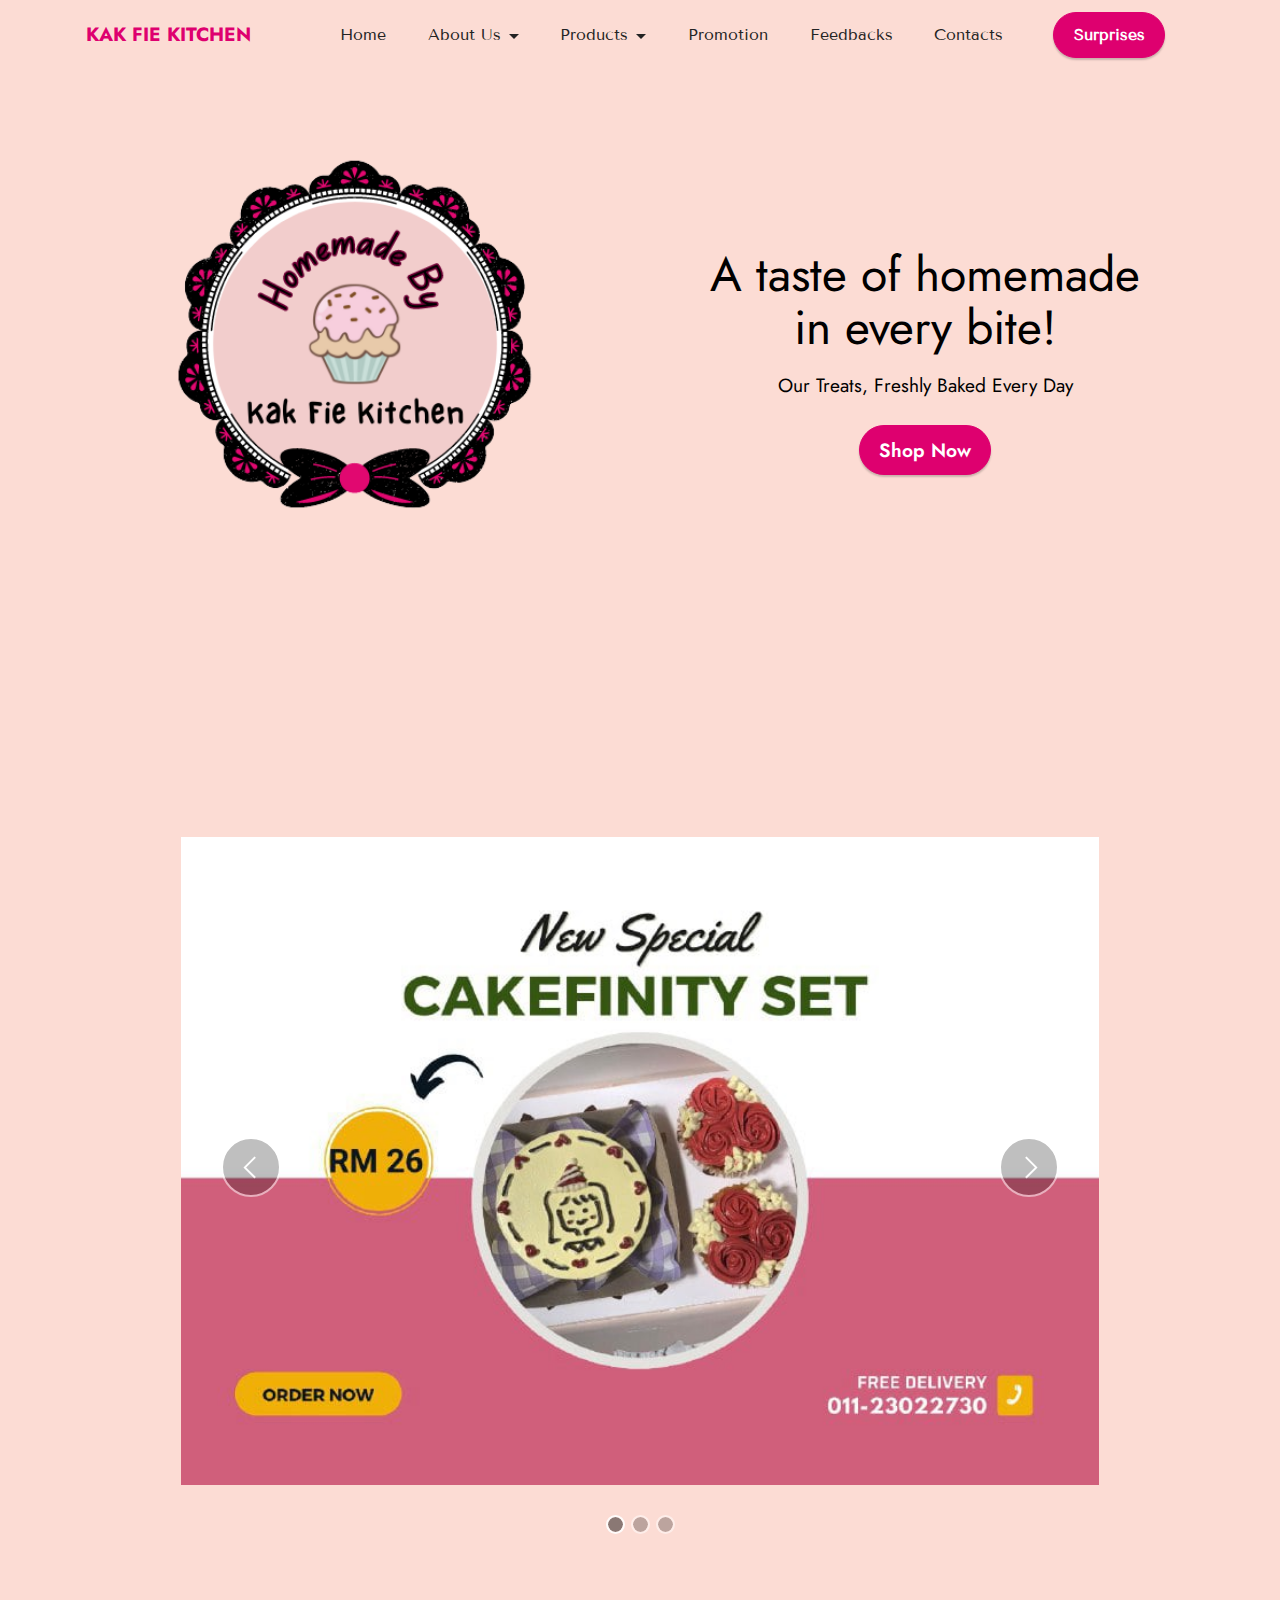
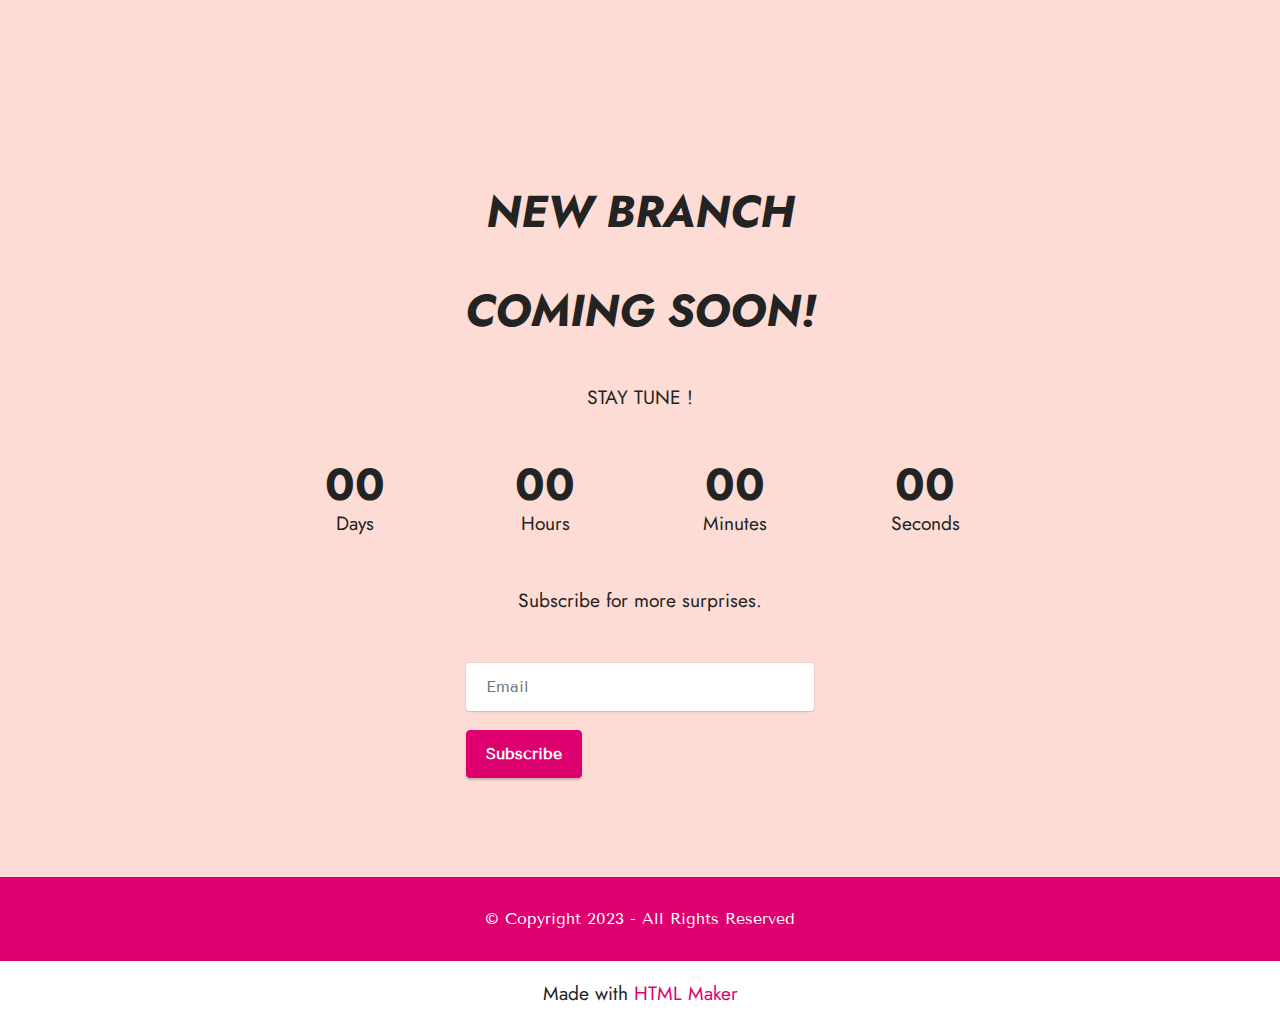
<file: index.html>
<!DOCTYPE html>
<html  >
<head>
  <!-- Site made with Mobirise Website Builder v5.8.14, https://mobirise.com -->
  <meta charset="UTF-8">
  <meta http-equiv="X-UA-Compatible" content="IE=edge">
  <meta name="generator" content="Mobirise v5.8.14, mobirise.com">
  <meta name="viewport" content="width=device-width, initial-scale=1, minimum-scale=1">
  <link rel="shortcut icon" href="assets/images/logo-website-128x128-1.png" type="image/x-icon">
  <meta name="description" content="">
  
  
  <title>Home</title>
  <link rel="stylesheet" href="assets/web/assets/mobirise-icons2/mobirise2.css">
  <link rel="stylesheet" href="assets/bootstrap/css/bootstrap.min.css">
  <link rel="stylesheet" href="assets/bootstrap/css/bootstrap-grid.min.css">
  <link rel="stylesheet" href="assets/bootstrap/css/bootstrap-reboot.min.css">
  <link rel="stylesheet" href="assets/dropdown/css/style.css">
  <link rel="stylesheet" href="assets/socicon/css/styles.css">
  <link rel="stylesheet" href="assets/theme/css/style.css">
  <link rel="preload" href="https://fonts.googleapis.com/css?family=Jost:100,200,300,400,500,600,700,800,900,100i,200i,300i,400i,500i,600i,700i,800i,900i&display=swap" as="style" onload="this.onload=null;this.rel='stylesheet'">
  <noscript><link rel="stylesheet" href="https://fonts.googleapis.com/css?family=Jost:100,200,300,400,500,600,700,800,900,100i,200i,300i,400i,500i,600i,700i,800i,900i&display=swap"></noscript>
  <link rel="preload" href="https://fonts.googleapis.com/css?family=Tenor+Sans:400&display=swap" as="style" onload="this.onload=null;this.rel='stylesheet'">
  <noscript><link rel="stylesheet" href="https://fonts.googleapis.com/css?family=Tenor+Sans:400&display=swap"></noscript>
  <link rel="preload" as="style" href="assets/mobirise/css/mbr-additional.css"><link rel="stylesheet" href="assets/mobirise/css/mbr-additional.css" type="text/css">

  
  
  
</head>
<body>
  
  <section data-bs-version="5.1" class="menu menu2 cid-sFHpMqcXGj" once="menu" id="menu2-2">
    
    <nav class="navbar navbar-dropdown navbar-expand-lg">
        <div class="container">
            <div class="navbar-brand">
                
                <span class="navbar-caption-wrap"><a class="navbar-caption text-primary display-7">KAK FIE KITCHEN</a></span>
            </div>
            <button class="navbar-toggler" type="button" data-toggle="collapse" data-bs-toggle="collapse" data-target="#navbarSupportedContent" data-bs-target="#navbarSupportedContent" aria-controls="navbarNavAltMarkup" aria-expanded="false" aria-label="Toggle navigation">
                <div class="hamburger">
                    <span></span>
                    <span></span>
                    <span></span>
                    <span></span>
                </div>
            </button>
            <div class="collapse navbar-collapse" id="navbarSupportedContent">
                <ul class="navbar-nav nav-dropdown" data-app-modern-menu="true"><li class="nav-item"><a class="nav-link link text-black display-4" href="index.html#header11-2">Home</a></li>
                    <li class="nav-item dropdown"><a class="nav-link link dropdown-toggle text-black display-4" href="page1.html#header11-4" data-toggle="dropdown-submenu" data-bs-toggle="dropdown" data-bs-auto-close="outside" aria-expanded="false">About Us</a><div class="dropdown-menu" aria-labelledby="dropdown-182"><a class="show dropdown-item text-black display-4" href="page1.html#content4-2o">History</a><a class="dropdown-item show text-black display-4" href="page1.html#features1-2y" aria-expanded="false">Vision</a><a class="dropdown-item text-black display-4" href="page1.html#team1-2l">Team</a><a class="show dropdown-item text-black display-4" href="page1.html#map3-2z">Location</a></div></li>
                    <li class="nav-item dropdown"><a class="nav-link link dropdown-toggle text-black display-4" href="page2.html#header11-h" data-toggle="dropdown-submenu" data-bs-toggle="dropdown" data-bs-auto-close="outside" aria-expanded="false">Products</a><div class="dropdown-menu" aria-labelledby="dropdown-940"><a class="dropdown-item text-black display-4" href="page2.html#gallery5-3l" aria-expanded="false">Top Products</a><a class="dropdown-item text-black display-4" href="page2.html#gallery5-3k">Others</a></div>
                    </li><li class="nav-item"><a class="nav-link link show text-black display-4" href="page3.html#header11-s" aria-expanded="false">Promotion</a></li><li class="nav-item"><a class="nav-link link text-black display-4" href="page4.html#header11-13">Feedbacks</a></li><li class="nav-item"><a class="nav-link link show text-black display-4" href="page5.html#header11-1e" aria-expanded="false">Contacts</a></li></ul>
                
                <div class="navbar-buttons mbr-section-btn"><a class="btn btn-primary display-4" href="page6.html#header11-1p">Surprises</a></div>
            </div>
        </div>
    </nav>
</section>

<section data-bs-version="5.1" class="header11 cid-tHf6NGtey5" id="header11-2">

    

    
    

    <div class="container">
        <div class="row justify-content-center">
            <div class="col-12 col-md-6 image-wrapper">
                <img class="w-100" src="assets/images/logo-website-1.png" alt="Mobirise Website Builder">
            </div>
            <div class="col-12 col-md">
                <div class="text-wrapper text-center">
                    <h1 class="mbr-section-title mbr-fonts-style mb-3 display-1">
                        <em><br></em>A taste of homemade
<div>in every bite!</div></h1>
                    <p class="mbr-text mbr-fonts-style display-7">Our Treats, Freshly Baked Every Day</p>
                    <div class="mbr-section-btn mt-3"><a class="btn btn-primary display-7" href="page2.html#features4-33">Shop Now</a></div>
                </div>
            </div>
        </div>
    </div>
</section>

<section data-bs-version="5.1" class="slider2 cid-tHuXwpvj1t" id="slider2-2j">
    

    
    <div class="container">
        <div class="row justify-content-center">
            <div class="col-12 col-md-10">
                <div class="carousel slide" id="tJRBLQgPIn" data-interval="5000" data-bs-interval="5000">
                    <ol class="carousel-indicators">
                        <li data-slide-to="0" data-bs-slide-to="0" class="active" data-target="#tJRBLQgPIn" data-bs-target="#tJRBLQgPIn"></li>
                        <li data-slide-to="1" data-bs-slide-to="1" data-target="#tJRBLQgPIn" data-bs-target="#tJRBLQgPIn"></li>
                        <li data-slide-to="2" data-bs-slide-to="2" data-target="#tJRBLQgPIn" data-bs-target="#tJRBLQgPIn"></li>
                    </ol>
                    <div class="carousel-inner">
                        <div class="carousel-item slider-image item active">
                            <div class="item-wrapper">
                                
                                <img class="d-block w-100" src="assets/images/photo1689183116-800x565.jpg" alt="Mobirise Website Builder">
                                <div class="carousel-caption d-none d-md-block">
                                    <h5 class="mbr-section-subtitle mbr-fonts-style display-5"></h5>
                                    <p class="mbr-section-text mbr-fonts-style display-7"></p>
                                </div>
                            </div>
                        </div>
                        <div class="carousel-item slider-image item">
                            <div class="item-wrapper">
                                
                                <img class="d-block w-100" src="assets/images/photo1689184124-1280x721.jpg" alt="Mobirise Website Builder">
                                <div class="carousel-caption d-none d-md-block">
                                    <h5 class="mbr-section-subtitle mbr-fonts-style display-5"></h5>
                                    <p class="mbr-section-text mbr-fonts-style display-7"></p>
                                </div>
                            </div>
                        </div>
                        <div class="carousel-item slider-image item">
                            <div class="item-wrapper">
                                
                                <img class="d-block w-100" src="assets/images/photo1689184924-1280x721.jpg" alt="Mobirise Website Builder">
                                <div class="carousel-caption d-none d-md-block">
                                    <h5 class="mbr-section-subtitle mbr-fonts-style display-5"></h5>
                                    <p class="mbr-section-text mbr-fonts-style display-7"></p>
                                </div>
                            </div>
                        </div>
                    </div>
                    <a class="carousel-control carousel-control-prev" role="button" data-slide="prev" data-bs-slide="prev" href="#tJRBLQgPIn">
                        <span class="mobi-mbri mobi-mbri-arrow-prev" aria-hidden="true"></span>
                        <span class="sr-only visually-hidden">Previous</span>
                    </a>
                    <a class="carousel-control carousel-control-next" role="button" data-slide="next" data-bs-slide="next" href="#tJRBLQgPIn">
                        <span class="mobi-mbri mobi-mbri-arrow-next" aria-hidden="true"></span>
                        <span class="sr-only visually-hidden">Next</span>
                    </a>
                </div>
            </div>
        </div>
    </div>
</section>

<section data-bs-version="5.1" class="countdown1 cid-sFHtEv8xMy" id="countdown1-7">
    
    
    <div class="container">
        <div class="row justify-content-center">
            <div class="col-lg-8">
                <h3 class="mbr-section-title mb-5 align-center mbr-fonts-style display-2"><strong><em><br></em></strong><br><strong><em>NEW BRANCH</em></strong><br><br><strong><em>COMING SOON!</em></strong></h3>
                <h4 class="mbr-section-subtitle mb-5 align-center mbr-fonts-style display-7">STAY TUNE !</h4>
                <div class="countdown-cont align-center mb-5">
                    <div class="daysCountdown col-xs-3 col-sm-3 col-md-3" title="Days"></div>
                    <div class="hoursCountdown col-xs-3 col-sm-3 col-md-3" title="Hours"></div>
                    <div class="minutesCountdown col-xs-3 col-sm-3 col-md-3" title="Minutes"></div>
                    <div class="secondsCountdown col-xs-3 col-sm-3 col-md-3" title="Seconds"></div>
                    <div class="countdown" data-due-date="2023/08/20"></div>
                </div>
                <p class="mbr-text mb-5 align-center mbr-fonts-style display-7">
                    Subscribe for more surprises.
                </p>
            </div>
        </div>
        <div class="row">
            <div class="col-lg-4 mx-auto mbr-form" data-form-type="formoid">
                <form action="https://mobirise.eu/" method="POST" class="mbr-form form-with-styler" data-form-title="Form Name"><input type="hidden" name="email" data-form-email="true" value="QcuUaGlnDqROOvpLw92pVNtNjpiCj+2ygCcOVCDqlY+jqGlvj4KG9odPZxfTCTnJ43RbBYmwM8M4M8KLwlxd0ULcm4O44ut/V4Y7QPhKb3D+z4Cz2vEFg4fNjVp8CZkx">
                    <div class="row">
                        <div hidden="hidden" data-form-alert="" class="alert alert-success col-12">Thanks for filling out the form!</div>
                        <div hidden="hidden" data-form-alert-danger="" class="alert alert-danger col-12">Oops...! some problem!</div>
                    </div>
                    <div class="dragArea row">
                        <div class="col form-group" data-for="email">
                            <input type="text" name="email" placeholder="Email" data-form-field="email" class="form-control" required="required" value="" id="email-countdown1-7">
                        </div>
                        <div class="mbr-section-btn"><button type="submit" class="btn btn-primary display-4">Subscribe</button></div>
                    </div>
                </form>
            </div>
        </div>
    </div>
</section>

<section data-bs-version="5.1" class="footer7 cid-sFHu2wLoQp" once="footers" id="footer7-9">

    

    

    <div class="container">
        <div class="row align-center mbr-white">
            <div class="col-12">
                <p class="mbr-text mb-0 mbr-fonts-style display-4">
                    © Copyright 2023 - All Rights Reserved
                </p>
            </div>
        </div>
    </div>
</section><section class="display-7" style="padding: 0;align-items: center;justify-content: center;flex-wrap: wrap;    align-content: center;display: flex;position: relative;height: 4rem;"><a href="https://mobiri.se/3035469" style="flex: 1 1;height: 4rem;position: absolute;width: 100%;z-index: 1;"><img alt="" style="height: 4rem;" src="[data-uri]"></a><p style="margin: 0;text-align: center;" class="display-7">Made with &#8204;</p><a style="z-index:1" href="https://mobirise.com/html-builder.html">HTML Maker</a></section><script src="assets/bootstrap/js/bootstrap.bundle.min.js"></script>  <script src="assets/web/assets/cookies-alert-plugin/cookies-alert-core.js"></script>  <script src="assets/web/assets/cookies-alert-plugin/cookies-alert-script.js"></script>  <script src="assets/smoothscroll/smooth-scroll.js"></script>  <script src="assets/ytplayer/index.js"></script>  <script src="assets/dropdown/js/navbar-dropdown.js"></script>  <script src="assets/countdown/countdown.js"></script>  <script src="assets/theme/js/script.js"></script>  <script src="assets/formoid/formoid.min.js"></script>  
  
  
</body>
</html>
</file>
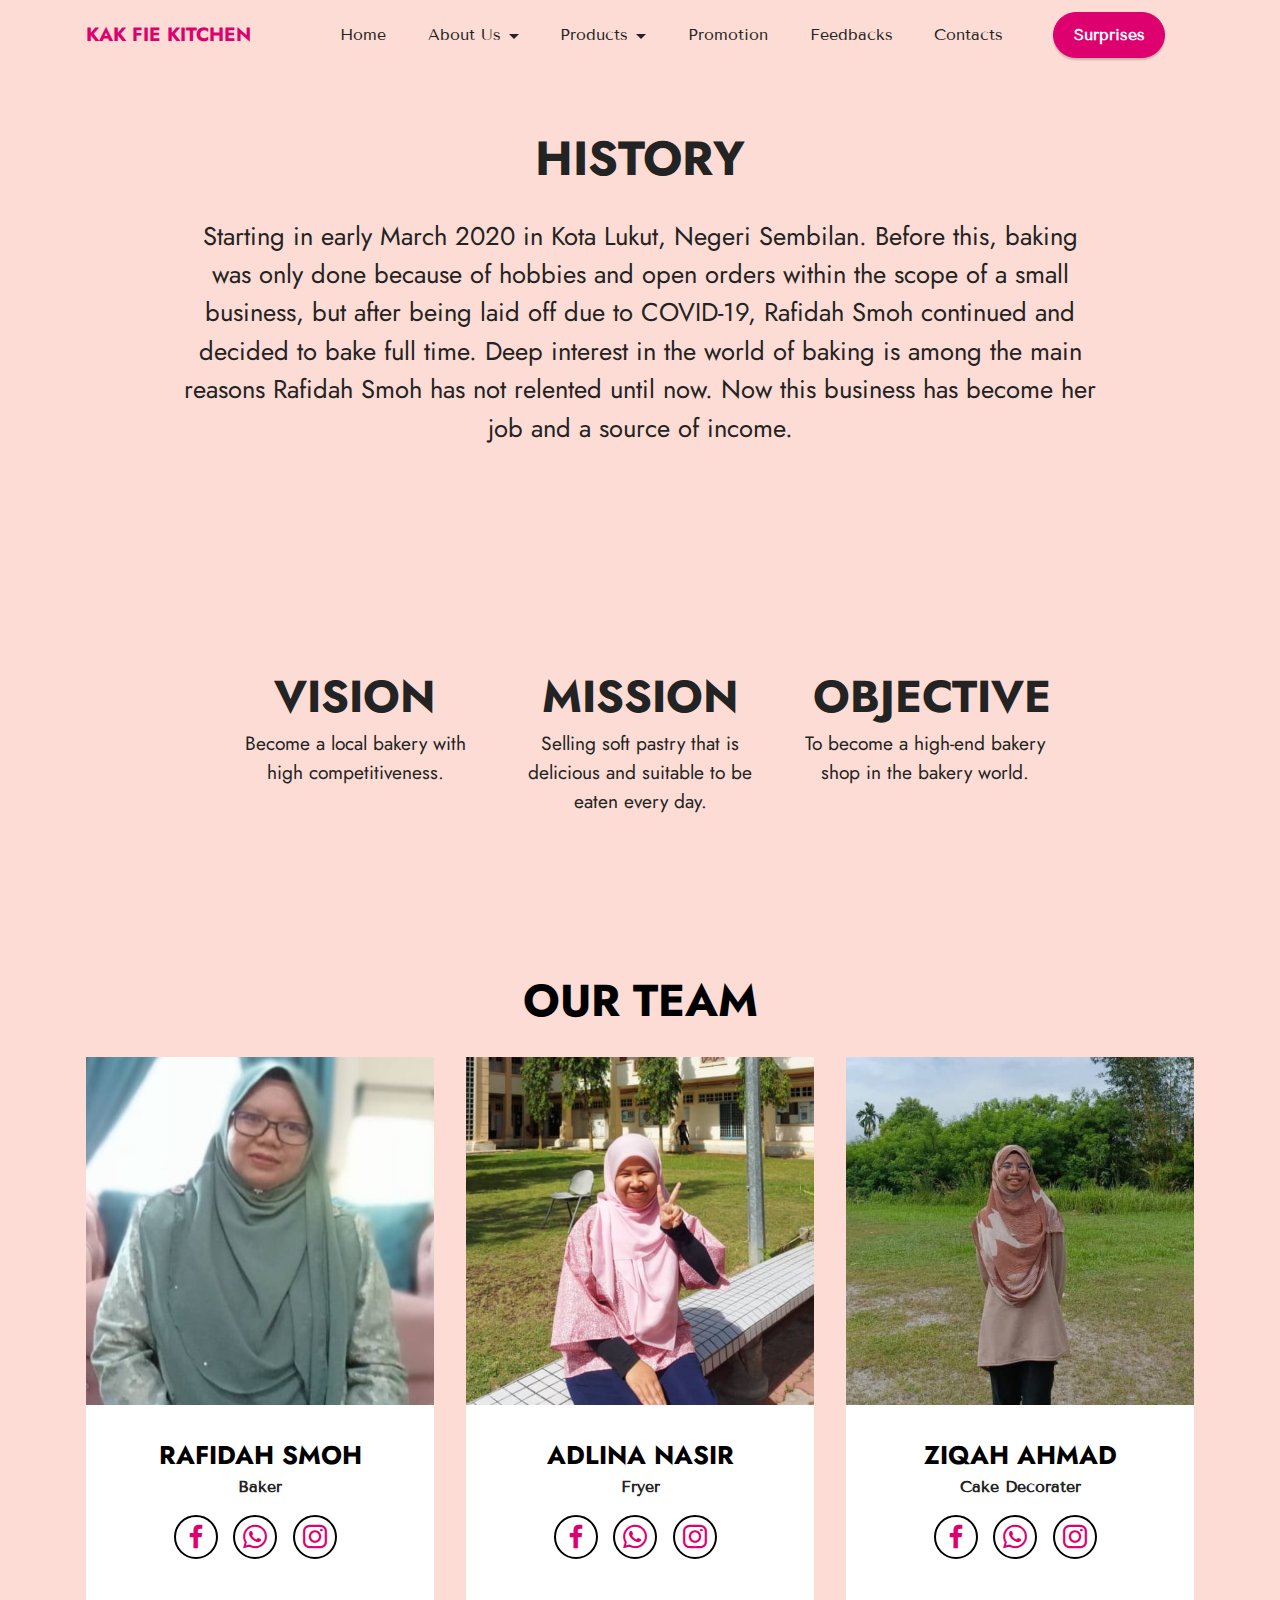
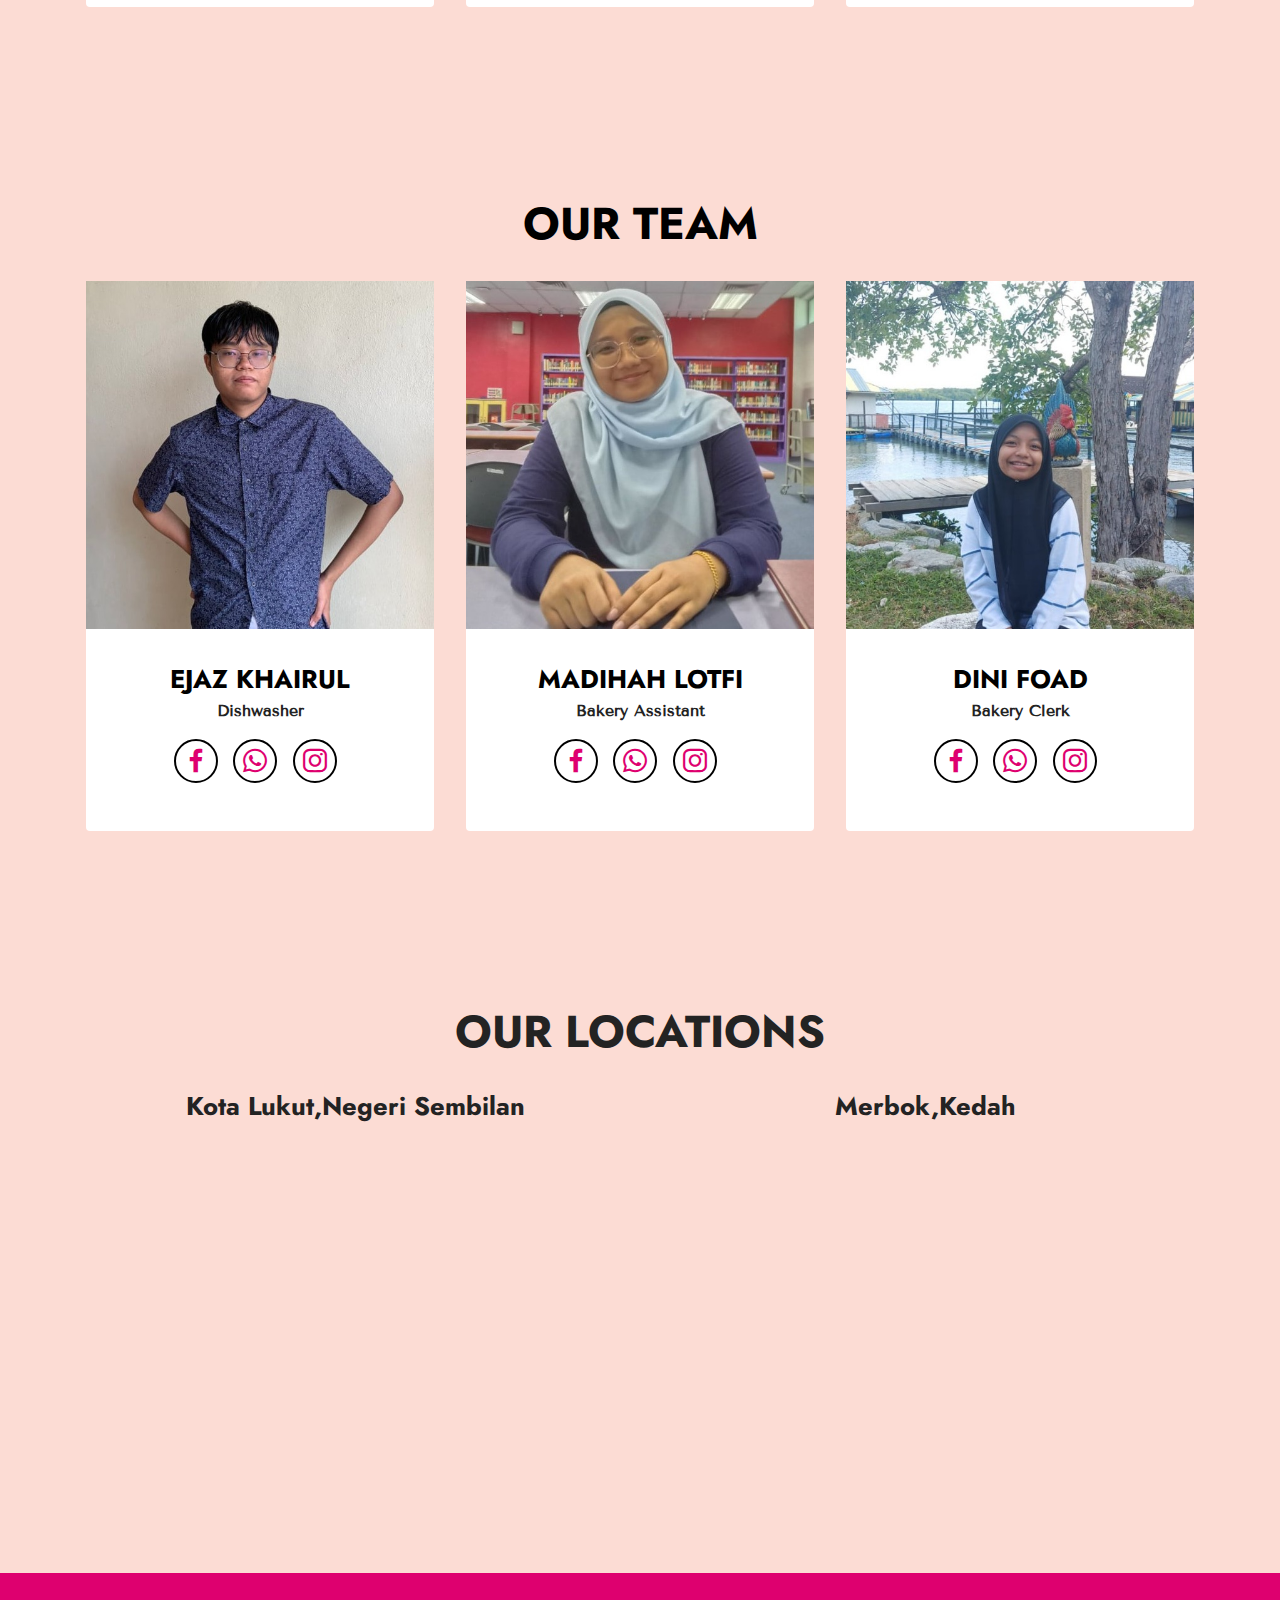
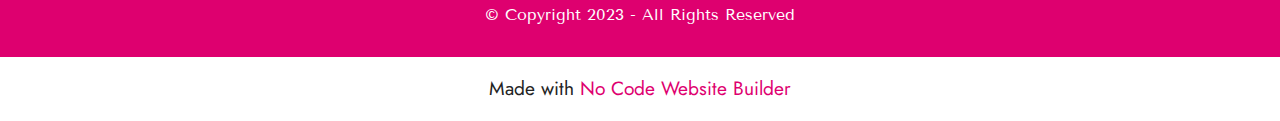
<file: page1.html>
<!DOCTYPE html>
<html  >
<head>
  <!-- Site made with Mobirise Website Builder v5.8.14, https://mobirise.com -->
  <meta charset="UTF-8">
  <meta http-equiv="X-UA-Compatible" content="IE=edge">
  <meta name="generator" content="Mobirise v5.8.14, mobirise.com">
  <meta name="viewport" content="width=device-width, initial-scale=1, minimum-scale=1">
  <link rel="shortcut icon" href="assets/images/logo-website-128x128-1.png" type="image/x-icon">
  <meta name="description" content="">
  
  
  <title>About Us</title>
  <link rel="stylesheet" href="assets/web/assets/mobirise-icons2/mobirise2.css">
  <link rel="stylesheet" href="assets/bootstrap/css/bootstrap.min.css">
  <link rel="stylesheet" href="assets/bootstrap/css/bootstrap-grid.min.css">
  <link rel="stylesheet" href="assets/bootstrap/css/bootstrap-reboot.min.css">
  <link rel="stylesheet" href="assets/dropdown/css/style.css">
  <link rel="stylesheet" href="assets/socicon/css/styles.css">
  <link rel="stylesheet" href="assets/theme/css/style.css">
  <link rel="preload" href="https://fonts.googleapis.com/css?family=Jost:100,200,300,400,500,600,700,800,900,100i,200i,300i,400i,500i,600i,700i,800i,900i&display=swap" as="style" onload="this.onload=null;this.rel='stylesheet'">
  <noscript><link rel="stylesheet" href="https://fonts.googleapis.com/css?family=Jost:100,200,300,400,500,600,700,800,900,100i,200i,300i,400i,500i,600i,700i,800i,900i&display=swap"></noscript>
  <link rel="preload" href="https://fonts.googleapis.com/css?family=Tenor+Sans:400&display=swap" as="style" onload="this.onload=null;this.rel='stylesheet'">
  <noscript><link rel="stylesheet" href="https://fonts.googleapis.com/css?family=Tenor+Sans:400&display=swap"></noscript>
  <link rel="preload" as="style" href="assets/mobirise/css/mbr-additional.css"><link rel="stylesheet" href="assets/mobirise/css/mbr-additional.css" type="text/css">

  
  
  
</head>
<body>
  
  <section data-bs-version="5.1" class="menu menu2 cid-tHiR75etsg" once="menu" id="menu2-3">
    
    <nav class="navbar navbar-dropdown navbar-expand-lg">
        <div class="container">
            <div class="navbar-brand">
                
                <span class="navbar-caption-wrap"><a class="navbar-caption text-primary display-7">KAK FIE KITCHEN</a></span>
            </div>
            <button class="navbar-toggler" type="button" data-toggle="collapse" data-bs-toggle="collapse" data-target="#navbarSupportedContent" data-bs-target="#navbarSupportedContent" aria-controls="navbarNavAltMarkup" aria-expanded="false" aria-label="Toggle navigation">
                <div class="hamburger">
                    <span></span>
                    <span></span>
                    <span></span>
                    <span></span>
                </div>
            </button>
            <div class="collapse navbar-collapse" id="navbarSupportedContent">
                <ul class="navbar-nav nav-dropdown" data-app-modern-menu="true"><li class="nav-item"><a class="nav-link link text-black display-4" href="index.html#header11-2">Home</a></li>
                    <li class="nav-item dropdown"><a class="nav-link link dropdown-toggle text-black display-4" href="page1.html#header11-4" data-toggle="dropdown-submenu" data-bs-toggle="dropdown" data-bs-auto-close="outside" aria-expanded="false">About Us</a><div class="dropdown-menu" aria-labelledby="dropdown-182"><a class="show dropdown-item text-black display-4" href="page1.html#content4-2o">History</a><a class="dropdown-item show text-black display-4" href="page1.html#features1-2y" aria-expanded="false">Vision</a><a class="dropdown-item text-black display-4" href="page1.html#team1-2l">Team</a><a class="show dropdown-item text-black display-4" href="page1.html#map3-2z">Location</a></div></li>
                    <li class="nav-item dropdown"><a class="nav-link link dropdown-toggle text-black display-4" href="page2.html#header11-h" data-toggle="dropdown-submenu" data-bs-toggle="dropdown" data-bs-auto-close="outside" aria-expanded="false">Products</a><div class="dropdown-menu" aria-labelledby="dropdown-940"><a class="dropdown-item text-black display-4" href="page2.html#gallery5-3l" aria-expanded="false">Top Products</a><a class="dropdown-item text-black display-4" href="page2.html#gallery5-3k">Others</a></div>
                    </li><li class="nav-item"><a class="nav-link link show text-black display-4" href="page3.html#header11-s" aria-expanded="false">Promotion</a></li><li class="nav-item"><a class="nav-link link text-black display-4" href="page4.html#header11-13">Feedbacks</a></li><li class="nav-item"><a class="nav-link link show text-black display-4" href="page5.html#header11-1e" aria-expanded="false">Contacts</a></li></ul>
                
                <div class="navbar-buttons mbr-section-btn"><a class="btn btn-primary display-4" href="page6.html#header11-1p">Surprises</a></div>
            </div>
        </div>
    </nav>
</section>

<section data-bs-version="5.1" class="content4 cid-tHv1r80jRn" id="content4-2o">
    

    
    
    <div class="container">
        <div class="row justify-content-center">
            <div class="title col-md-12 col-lg-10">
                <h3 class="mbr-section-title mbr-fonts-style align-center mb-4 display-1"><strong><br></strong><strong>HISTORY</strong><br></h3>
                <h4 class="mbr-section-subtitle align-center mbr-fonts-style mb-4 display-5">Starting in early March 2020 in Kota Lukut, Negeri Sembilan. Before this, baking was only done because of hobbies and open orders within the scope of a small business, but after being laid off due to COVID-19, Rafidah Smoh continued and decided to bake full time. Deep interest in the world of baking is among the main reasons Rafidah Smoh has not relented until now. Now this business has become her job and a source of income.</h4>
                
            </div>
        </div>
    </div>
</section>

<section data-bs-version="5.1" class="features1 cid-tHve7ulrG4" id="features1-2y">
    

    
    
    <div class="container">
        <div class="row">
            <div class="col-12 col-lg-9">
                <h3 class="mbr-section-title mbr-fonts-style align-center mb-0 display-2"></h3>
                
            </div>
        </div>
        <div class="row">
            <div class="card col-12 col-md-6 col-lg-3">
                <div class="card-wrapper">
                    <div class="card-box align-center">
                        
                        <h5 class="card-title mbr-fonts-style display-2"><strong>VISION</strong></h5>
                        <p class="card-text mbr-fonts-style display-7">Become a local bakery with high competitiveness.</p>
                    </div>
                </div>
            </div>
            <div class="card col-12 col-md-6 col-lg-3">
                <div class="card-wrapper">
                    <div class="card-box align-center">
                        
                        <h5 class="card-title mbr-fonts-style display-2"><strong>MISSION</strong></h5>
                        <p class="card-text mbr-fonts-style display-7">Selling soft pastry that is delicious and suitable to be eaten every day.</p>
                    </div>
                </div>
            </div>
            <div class="card col-12 col-md-6 col-lg-3">
                <div class="card-wrapper">
                    <div class="card-box align-center">
                        
                        <h5 class="card-title mbr-fonts-style display-2"><strong>&nbsp;</strong><strong>OBJECTIVE</strong></h5>
                        <p class="card-text mbr-fonts-style display-7">To become a high-end bakery shop in the bakery world.</p>
                    </div>
                </div>
            </div>
            
        </div>
    </div>
</section>

<section data-bs-version="5.1" class="team1 cid-tHv03ezTak" id="team1-2l">
    

    
    
    <div class="container">
        <div class="row justify-content-center">
            <div class="col-12">
                <h3 class="mbr-section-title mbr-fonts-style align-center mb-4 display-2">
                    <strong>OUR TEAM</strong></h3>
                
            </div>
            <div class="col-sm-6 col-lg-4">
                <div class="card-wrap">
                    <div class="image-wrap">
                        <img src="assets/images/photo1686318764-696x521.jpeg" alt="Mobirise Website Builder">
                    </div>
                    <div class="content-wrap">
                        <h5 class="mbr-section-title card-title mbr-fonts-style align-center m-0 display-5"><strong>RAFIDAH SMOH</strong></h5>
                        <h6 class="mbr-role mbr-fonts-style align-center mb-3 display-4"><strong>Baker</strong></h6>
                        <p class="card-text mbr-fonts-style align-center display-7"></p>
                        <div class="social-row display-7">
                            <div class="soc-item">
                                <a href="https://www.facebook.com/profile.php?id=100049764189911" target="_blank">
                                    <span class="mbr-iconfont socicon-facebook socicon" style="color: rgb(222, 0, 111); fill: rgb(222, 0, 111);"></span>
                                </a>
                            </div>
                            <div class="soc-item">
                                <a href="https://wa.me/qr/EXKKA2CICHEWF1" target="_blank">
                                    <span class="mbr-iconfont socicon-whatsapp socicon" style="color: rgb(222, 0, 111); fill: rgb(222, 0, 111);"></span>
                                </a>
                            </div>
                            <div class="soc-item">
                                <a href="https://instagram.com/kak.fie.kitchen?igshid=NTc4MTIwNjQ2YQ==" target="_blank">
                                    <span class="mbr-iconfont socicon-instagram socicon" style="color: rgb(222, 0, 111); fill: rgb(222, 0, 111);"></span>
                                </a>
                            </div>
                            
                            
                        </div>
                        
                    </div>
                </div>
            </div>

            <div class="col-sm-6 col-lg-4">
                <div class="card-wrap">
                    <div class="image-wrap">
                        <img src="assets/images/whatsapp-image-2023-07-12-at-00.40.28-696x928.jpeg" alt="Mobirise Website Builder">
                    </div>
                    <div class="content-wrap">
                        <h5 class="mbr-section-title card-title mbr-fonts-style align-center m-0 display-5"><strong>ADLINA NASIR</strong></h5>
                        <h6 class="mbr-role mbr-fonts-style align-center mb-3 display-4"><strong>Fryer</strong></h6>
                        <p class="card-text mbr-fonts-style align-center display-7"></p>
                        <div class="social-row display-7">
                            <div class="soc-item">
                                <a href="https://www.facebook.com/nuradlina.mohdnasir.7" target="_blank">
                                    <span class="mbr-iconfont socicon-facebook socicon" style="color: rgb(222, 0, 111); fill: rgb(222, 0, 111);"></span>
                                </a>
                            </div>
                            <div class="soc-item">
                                <a href="https://wa.me/qr/YPZTAXZUREPZE1" target="_blank">
                                    <span class="mbr-iconfont socicon-whatsapp socicon" style="color: rgb(222, 0, 111); fill: rgb(222, 0, 111);"></span>
                                </a>
                            </div>
                            <div class="soc-item">
                                <a href="https://instagram.com/buttersky3?igshid=MzNlNGNkZWQ4Mg==" target="_blank">
                                    <span class="mbr-iconfont socicon-instagram socicon" style="color: rgb(222, 0, 111); fill: rgb(222, 0, 111);"></span>
                                </a>
                            </div>
                            
                            
                        </div>
                        
                    </div>
                </div>
            </div>

            <div class="col-sm-6 col-lg-4">
                <div class="card-wrap">
                    <div class="image-wrap">
                        <img src="assets/images/photo1689184867-696x928.jpeg" alt="Mobirise Website Builder">
                    </div>
                    <div class="content-wrap">
                        <h5 class="mbr-section-title card-title mbr-fonts-style align-center m-0 display-5"><strong>ZIQAH AHMAD</strong></h5>
                        <h6 class="mbr-role mbr-fonts-style align-center mb-3 display-4"><strong>Cake Decorater</strong></h6>
                        <p class="card-text mbr-fonts-style align-center display-7"></p>
                        <div class="social-row display-7">
                            <div class="soc-item">
                                <a href="https://www.facebook.com/nur.haziqah.1907/" target="_blank">
                                    <span class="mbr-iconfont socicon-facebook socicon" style="color: rgb(222, 0, 111); fill: rgb(222, 0, 111);"></span>
                                </a>
                            </div>
                            <div class="soc-item">
                                <a href="https://wa.me/qr/VXTHJCMTJKP7K1" target="_blank">
                                    <span class="mbr-iconfont socicon-whatsapp socicon" style="color: rgb(222, 0, 111); fill: rgb(222, 0, 111);"></span>
                                </a>
                            </div>
                            <div class="soc-item">
                                <a href="https://instagram.com/hzqahhhhhh?igshid=ZGUzMzM3NWJiOQ==" target="_blank">
                                    <span class="mbr-iconfont socicon-instagram socicon" style="color: rgb(222, 0, 111); fill: rgb(222, 0, 111);"></span>
                                </a>
                            </div>
                            
                            
                        </div>
                        
                    </div>
                </div>
            </div>

            
        </div>
    </div>
</section>

<section data-bs-version="5.1" class="team1 cid-tJoq3ukOl3" id="team1-30">
    

    
    
    <div class="container">
        <div class="row justify-content-center">
            <div class="col-12">
                <h3 class="mbr-section-title mbr-fonts-style align-center mb-4 display-2">
                    <strong>OUR TEAM</strong></h3>
                
            </div>
            <div class="col-sm-6 col-lg-4">
                <div class="card-wrap">
                    <div class="image-wrap">
                        <img src="assets/images/photo1689185264-696x928.jpeg" alt="Mobirise Website Builder">
                    </div>
                    <div class="content-wrap">
                        <h5 class="mbr-section-title card-title mbr-fonts-style align-center m-0 display-5"><strong>EJAZ KHAIRUL</strong></h5>
                        <h6 class="mbr-role mbr-fonts-style align-center mb-3 display-4"><strong>Dishwasher</strong></h6>
                        <p class="card-text mbr-fonts-style align-center display-7"></p>
                        <div class="social-row display-7">
                            <div class="soc-item">
                                <a href="https://www.facebook.com/ejaz.khairulanuar" target="_blank">
                                    <span class="mbr-iconfont socicon-facebook socicon" style="color: rgb(222, 0, 111); fill: rgb(222, 0, 111);"></span>
                                </a>
                            </div>
                            <div class="soc-item">
                                <a href="https://wa.me/60135129363">
                                    <span class="mbr-iconfont socicon-whatsapp socicon" style="color: rgb(222, 0, 111); fill: rgb(222, 0, 111);"></span>
                                </a>
                            </div>
                            <div class="soc-item">
                                <a href="https://instagram.com/ejazkhairulanuar?igshid=NTc4MTIwNjQ2YQ==" target="_blank">
                                    <span class="mbr-iconfont socicon-instagram socicon" style="color: rgb(222, 0, 111); fill: rgb(222, 0, 111);"></span>
                                </a>
                            </div>
                            
                            
                        </div>
                        
                    </div>
                </div>
            </div>

            <div class="col-sm-6 col-lg-4">
                <div class="card-wrap">
                    <div class="image-wrap">
                        <img src="assets/images/photo1689184470-696x928.jpeg" alt="Mobirise Website Builder">
                    </div>
                    <div class="content-wrap">
                        <h5 class="mbr-section-title card-title mbr-fonts-style align-center m-0 display-5"><strong>MADIHAH LOTFI</strong></h5>
                        <h6 class="mbr-role mbr-fonts-style align-center mb-3 display-4"><strong>Bakery Assistant</strong></h6>
                        <p class="card-text mbr-fonts-style align-center display-7"></p>
                        <div class="social-row display-7">
                            <div class="soc-item">
                                <a href="https://www.facebook.com/izzatul.madihah?mibextid=ZbWKwL" target="_blank">
                                    <span class="mbr-iconfont socicon-facebook socicon" style="color: rgb(222, 0, 111); fill: rgb(222, 0, 111);"></span>
                                </a>
                            </div>
                            <div class="soc-item">
                                <a href="https://wa.me/qr/WHUIHN4DIF63M1" target="_blank">
                                    <span class="mbr-iconfont socicon-whatsapp socicon" style="color: rgb(222, 0, 111); fill: rgb(222, 0, 111);"></span>
                                </a>
                            </div>
                            <div class="soc-item">
                                <a href="https://instagram.com/madihahlotfi?igshid=MzNlNGNkZWQ4Mg==" target="_blank">
                                    <span class="mbr-iconfont socicon-instagram socicon" style="color: rgb(222, 0, 111); fill: rgb(222, 0, 111);"></span>
                                </a>
                            </div>
                            
                            
                        </div>
                        
                    </div>
                </div>
            </div>

            <div class="col-sm-6 col-lg-4">
                <div class="card-wrap">
                    <div class="image-wrap">
                        <img src="assets/images/photo1689093408-696x696.jpeg" alt="Mobirise Website Builder">
                    </div>
                    <div class="content-wrap">
                        <h5 class="mbr-section-title card-title mbr-fonts-style align-center m-0 display-5"><strong>DINI FOAD</strong></h5>
                        <h6 class="mbr-role mbr-fonts-style align-center mb-3 display-4"><strong>Bakery Clerk</strong></h6>
                        <p class="card-text mbr-fonts-style align-center display-7"></p>
                        <div class="social-row display-7">
                            <div class="soc-item">
                                <a href="https://www.facebook.com/dini.foad" target="_blank">
                                    <span class="mbr-iconfont socicon-facebook socicon" style="color: rgb(222, 0, 111); fill: rgb(222, 0, 111);"></span>
                                </a>
                            </div>
                            <div class="soc-item">
                                <a href="https://wa.me/qr/G76WDENUJQ5JK1" target="_blank">
                                    <span class="mbr-iconfont socicon-whatsapp socicon" style="color: rgb(222, 0, 111); fill: rgb(222, 0, 111);"></span>
                                </a>
                            </div>
                            <div class="soc-item">
                                <a href="https://instagram.com/dnisofiya?igshid=MzRlODBiNWFlZA==" target="_blank">
                                    <span class="mbr-iconfont socicon-instagram socicon" style="color: rgb(222, 0, 111); fill: rgb(222, 0, 111);"></span>
                                </a>
                            </div>
                            
                            
                        </div>
                        
                    </div>
                </div>
            </div>

            
        </div>
    </div>
</section>

<section data-bs-version="5.1" class="map3 cid-tHvgq0maM4" id="map3-2z">
    
    
    
    
    

    <div class="container">
        <div class="row">
            <div class="col-12">
                <h3 class="mbr-section-title mb-4 align-center mbr-fonts-style display-2"><strong>OUR LOCATIONS</strong></h3>
            </div>
            <div class="col-12 col-lg-6">
                <h4 class="mbr-section-subtitle mb-3 align-center mbr-fonts-style display-5"><strong>Kota Lukut,Negeri Sembilan</strong></h4>
                <div class="google-map"><iframe frameborder="0" style="border:0" src="https://www.google.com/maps/embed/v1/place?key=AIzaSyDk89J4FSunMF33ruMVWJaJht_Ro0kvoXs&amp;q=MALAYSIA PORT DICKSON KOTA LUKUT" allowfullscreen=""></iframe></div>
            </div>
            <div class="col-12 col-lg-6">
                <h4 class="mbr-section-subtitle mb-3 mt-5 mt-lg-0 align-center mbr-fonts-style display-5"><strong>Merbok,Kedah</strong></h4>
                <div class="google-map"><iframe frameborder="0" style="border:0" src="https://www.google.com/maps/embed/v1/place?key=AIzaSyDk89J4FSunMF33ruMVWJaJht_Ro0kvoXs&amp;q=MALAYSIA KEDAH MERBOK" allowfullscreen=""></iframe></div>
            </div>
        </div>
    </div>
</section>

<section data-bs-version="5.1" class="footer7 cid-tHiR7nlIJj" once="footers" id="footer7-c">

    

    

    <div class="container">
        <div class="row align-center mbr-white">
            <div class="col-12">
                <p class="mbr-text mb-0 mbr-fonts-style display-4">
                    © Copyright 2023 - All Rights Reserved
                </p>
            </div>
        </div>
    </div>
</section><section class="display-7" style="padding: 0;align-items: center;justify-content: center;flex-wrap: wrap;    align-content: center;display: flex;position: relative;height: 4rem;"><a href="https://mobiri.se/3035469" style="flex: 1 1;height: 4rem;position: absolute;width: 100%;z-index: 1;"><img alt="" style="height: 4rem;" src="[data-uri]"></a><p style="margin: 0;text-align: center;" class="display-7">Made with &#8204;</p><a style="z-index:1" href="https://mobirise.com/builder/no-code-website-builder.html">No Code Website Builder</a></section><script src="assets/bootstrap/js/bootstrap.bundle.min.js"></script>  <script src="assets/web/assets/cookies-alert-plugin/cookies-alert-core.js"></script>  <script src="assets/web/assets/cookies-alert-plugin/cookies-alert-script.js"></script>  <script src="assets/smoothscroll/smooth-scroll.js"></script>  <script src="assets/ytplayer/index.js"></script>  <script src="assets/dropdown/js/navbar-dropdown.js"></script>  <script src="assets/theme/js/script.js"></script>  
  
  
</body>
</html>
</file>
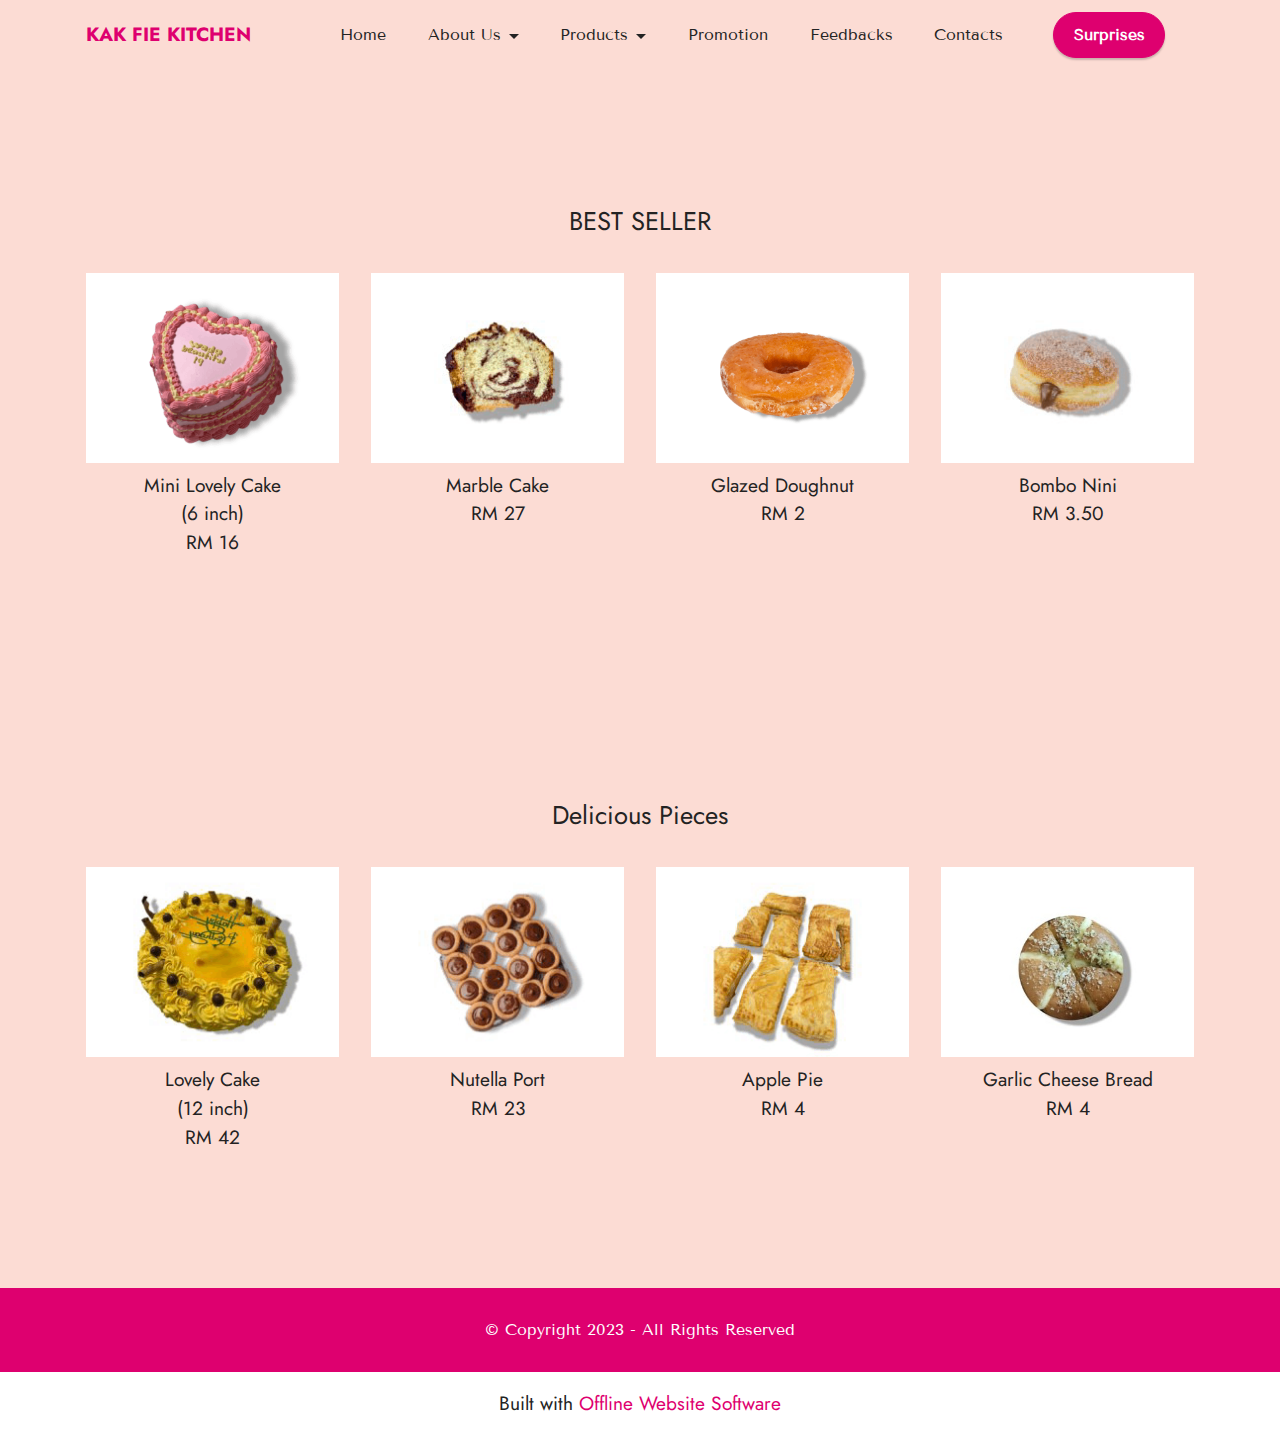
<file: page2.html>
<!DOCTYPE html>
<html  >
<head>
  <!-- Site made with Mobirise Website Builder v5.8.14, https://mobirise.com -->
  <meta charset="UTF-8">
  <meta http-equiv="X-UA-Compatible" content="IE=edge">
  <meta name="generator" content="Mobirise v5.8.14, mobirise.com">
  <meta name="viewport" content="width=device-width, initial-scale=1, minimum-scale=1">
  <link rel="shortcut icon" href="assets/images/logo-website-128x128-1.png" type="image/x-icon">
  <meta name="description" content="">
  
  
  <title>Products</title>
  <link rel="stylesheet" href="assets/web/assets/mobirise-icons2/mobirise2.css">
  <link rel="stylesheet" href="assets/bootstrap/css/bootstrap.min.css">
  <link rel="stylesheet" href="assets/bootstrap/css/bootstrap-grid.min.css">
  <link rel="stylesheet" href="assets/bootstrap/css/bootstrap-reboot.min.css">
  <link rel="stylesheet" href="assets/dropdown/css/style.css">
  <link rel="stylesheet" href="assets/socicon/css/styles.css">
  <link rel="stylesheet" href="assets/theme/css/style.css">
  <link rel="preload" href="https://fonts.googleapis.com/css?family=Jost:100,200,300,400,500,600,700,800,900,100i,200i,300i,400i,500i,600i,700i,800i,900i&display=swap" as="style" onload="this.onload=null;this.rel='stylesheet'">
  <noscript><link rel="stylesheet" href="https://fonts.googleapis.com/css?family=Jost:100,200,300,400,500,600,700,800,900,100i,200i,300i,400i,500i,600i,700i,800i,900i&display=swap"></noscript>
  <link rel="preload" href="https://fonts.googleapis.com/css?family=Tenor+Sans:400&display=swap" as="style" onload="this.onload=null;this.rel='stylesheet'">
  <noscript><link rel="stylesheet" href="https://fonts.googleapis.com/css?family=Tenor+Sans:400&display=swap"></noscript>
  <link rel="preload" as="style" href="assets/mobirise/css/mbr-additional.css"><link rel="stylesheet" href="assets/mobirise/css/mbr-additional.css" type="text/css">

  
  
  
</head>
<body>
  
  <section data-bs-version="5.1" class="menu menu2 cid-tHiRygvis8" once="menu" id="menu2-g">
    
    <nav class="navbar navbar-dropdown navbar-expand-lg">
        <div class="container">
            <div class="navbar-brand">
                
                <span class="navbar-caption-wrap"><a class="navbar-caption text-primary display-7">KAK FIE KITCHEN</a></span>
            </div>
            <button class="navbar-toggler" type="button" data-toggle="collapse" data-bs-toggle="collapse" data-target="#navbarSupportedContent" data-bs-target="#navbarSupportedContent" aria-controls="navbarNavAltMarkup" aria-expanded="false" aria-label="Toggle navigation">
                <div class="hamburger">
                    <span></span>
                    <span></span>
                    <span></span>
                    <span></span>
                </div>
            </button>
            <div class="collapse navbar-collapse" id="navbarSupportedContent">
                <ul class="navbar-nav nav-dropdown" data-app-modern-menu="true"><li class="nav-item"><a class="nav-link link text-black display-4" href="index.html#header11-2">Home</a></li>
                    <li class="nav-item dropdown"><a class="nav-link link dropdown-toggle text-black display-4" href="page1.html#header11-4" data-toggle="dropdown-submenu" data-bs-toggle="dropdown" data-bs-auto-close="outside" aria-expanded="false">About Us</a><div class="dropdown-menu" aria-labelledby="dropdown-182"><a class="show dropdown-item text-black display-4" href="page1.html#content4-2o">History</a><a class="dropdown-item show text-black display-4" href="page1.html#features1-2y" aria-expanded="false">Vision</a><a class="dropdown-item text-black display-4" href="page1.html#team1-2l">Team</a><a class="show dropdown-item text-black display-4" href="page1.html#map3-2z">Location</a></div></li>
                    <li class="nav-item dropdown"><a class="nav-link link dropdown-toggle text-black display-4" href="page2.html#header11-h" data-toggle="dropdown-submenu" data-bs-toggle="dropdown" data-bs-auto-close="outside" aria-expanded="false">Products</a><div class="dropdown-menu" aria-labelledby="dropdown-940"><a class="dropdown-item text-black display-4" href="page2.html#gallery5-3l" aria-expanded="false">Top Products</a><a class="dropdown-item text-black display-4" href="page2.html#gallery5-3k">Others</a></div>
                    </li><li class="nav-item"><a class="nav-link link show text-black display-4" href="page3.html#header11-s" aria-expanded="false">Promotion</a></li><li class="nav-item"><a class="nav-link link text-black display-4" href="page4.html#header11-13">Feedbacks</a></li><li class="nav-item"><a class="nav-link link show text-black display-4" href="page5.html#header11-1e" aria-expanded="false">Contacts</a></li></ul>
                
                <div class="navbar-buttons mbr-section-btn"><a class="btn btn-primary display-4" href="page6.html#header11-1p">Surprises</a></div>
            </div>
        </div>
    </nav>
</section>

<section data-bs-version="5.1" class="gallery5 mbr-gallery cid-tJOKvkWBpx" id="gallery5-3l">
    

    
    

    <div class="container">
        <div class="mbr-section-head">
            <h3 class="mbr-section-title mbr-fonts-style align-center m-0 display-2"><strong><br><br></strong></h3>
            <h4 class="mbr-section-subtitle mbr-fonts-style align-center mb-0 mt-2 display-5">BEST SELLER</h4>
        </div>
        <div class="row mbr-gallery mt-4">
            <div class="col-12 col-md-6 col-lg-3 item gallery-image active">
                <div class="item-wrapper" data-toggle="modal" data-bs-toggle="modal" data-target="#tJRBMUwGpf-modal" data-bs-target="#tJRBMUwGpf-modal">
                    <a href="https://wa.me/qr/EXKKA2CICHEWF1" target="_blank"><img class="w-100" src="assets/images/picsart-23-07-13-02-59-24-790-506x506.png" alt="Mobirise Website Builder" data-slide-to="0" data-bs-slide-to="0" data-target="#lb-tJRBMUwGpf" data-bs-target="#lb-tJRBMUwGpf"></a>
                    <div class="icon-wrapper">
                        <span class="mobi-mbri mobi-mbri-search mbr-iconfont mbr-iconfont-btn"></span>
                    </div>
                </div>
                <h6 class="mbr-item-subtitle mbr-fonts-style align-center mb-2 mt-2 display-7">Mini Lovely Cake<br>(6 inch)<br>RM 16</h6>
            </div>
            
            <div class="col-12 col-md-6 col-lg-3 item gallery-image">
                <div class="item-wrapper" data-toggle="modal" data-bs-toggle="modal" data-target="#tJRBMUwGpf-modal" data-bs-target="#tJRBMUwGpf-modal">
                    <a href="https://wa.me/qr/EXKKA2CICHEWF1" target="_blank"><img class="w-100" src="assets/images/picsart-23-07-13-02-15-40-404-320x320.png" alt="Mobirise Website Builder" data-slide-to="1" data-bs-slide-to="1" data-target="#lb-tJRBMUwGpf" data-bs-target="#lb-tJRBMUwGpf"></a>
                    <div class="icon-wrapper">
                        <span class="mobi-mbri mobi-mbri-search mbr-iconfont mbr-iconfont-btn"></span>
                    </div>
                </div>
                <h6 class="mbr-item-subtitle mbr-fonts-style align-center mb-2 mt-2 display-7">Marble Cake<br>RM 27</h6>
            </div><div class="col-12 col-md-6 col-lg-3 item gallery-image">
                <div class="item-wrapper" data-toggle="modal" data-bs-toggle="modal" data-target="#tJRBMUwGpf-modal" data-bs-target="#tJRBMUwGpf-modal">
                    <a href="https://wa.me/qr/EXKKA2CICHEWF1" target="_blank"><img class="w-100" src="assets/images/picsart-23-07-13-02-50-14-359-506x506.png" alt="Mobirise Website Builder" data-slide-to="2" data-bs-slide-to="2" data-target="#lb-tJRBMUwGpf" data-bs-target="#lb-tJRBMUwGpf"></a>
                    <div class="icon-wrapper">
                        <span class="mobi-mbri mobi-mbri-search mbr-iconfont mbr-iconfont-btn"></span>
                    </div>
                </div>
                <h6 class="mbr-item-subtitle mbr-fonts-style align-center mb-2 mt-2 display-7">Glazed Doughnut<br>RM 2</h6>
            </div><div class="col-12 col-md-6 col-lg-3 item gallery-image">
                <div class="item-wrapper" data-toggle="modal" data-bs-toggle="modal" data-target="#tJRBMUwGpf-modal" data-bs-target="#tJRBMUwGpf-modal">
                    <a href="https://wa.me/qr/EXKKA2CICHEWF1" target="_blank"><img class="w-100" src="assets/images/picsart-23-07-13-02-34-25-758-320x320.png" alt="Mobirise Website Builder" data-slide-to="3" data-bs-slide-to="3" data-target="#lb-tJRBMUwGpf" data-bs-target="#lb-tJRBMUwGpf"></a>
                    <div class="icon-wrapper">
                        <span class="mobi-mbri mobi-mbri-search mbr-iconfont mbr-iconfont-btn"></span>
                    </div>
                </div>
                <h6 class="mbr-item-subtitle mbr-fonts-style align-center mb-2 mt-2 display-7">Bombo Nini<br>RM 3.50</h6>
            </div>
            
        </div>

        <div class="modal mbr-slider" tabindex="-1" role="dialog" aria-hidden="true" id="tJRBMUwGpf-modal">
            <div class="modal-dialog" role="document">
                <div class="modal-content">
                    <div class="modal-body">
                        <div class="carousel slide" id="lb-tJRBMUwGpf" data-interval="5000" data-bs-interval="5000">
                            <div class="carousel-inner">
                                <div class="carousel-item active">
                                    <img class="d-block w-100" src="assets/images/picsart-23-07-13-02-59-24-790-506x506.png" alt="Mobirise Website Builder">
                                </div>
                                
                                <div class="carousel-item">
                                    <img class="d-block w-100" src="assets/images/picsart-23-07-13-02-15-40-404-320x320.png" alt="Mobirise Website Builder">
                                </div><div class="carousel-item">
                                    <img class="d-block w-100" src="assets/images/picsart-23-07-13-02-50-14-359-506x506.png" alt="Mobirise Website Builder">
                                </div><div class="carousel-item">
                                    <img class="d-block w-100" src="assets/images/picsart-23-07-13-02-34-25-758-320x320.png" alt="Mobirise Website Builder">
                                </div>
                                
                            </div>
                            <ol class="carousel-indicators">
                                <li data-slide-to="0" data-bs-slide-to="0" class="active" data-target="#lb-tJRBMUwGpf" data-bs-target="#lb-tJRBMUwGpf"></li>
                                <li data-slide-to="1" data-bs-slide-to="1" data-target="#lb-tJRBMUwGpf" data-bs-target="#lb-tJRBMUwGpf"></li>
                                <li data-slide-to="2" data-bs-slide-to="2" data-target="#lb-tJRBMUwGpf" data-bs-target="#lb-tJRBMUwGpf"></li>
                                <li data-slide-to="3" data-bs-slide-to="3" data-target="#lb-tJRBMUwGpf" data-bs-target="#lb-tJRBMUwGpf"></li>
                            </ol>
                            <a role="button" href="" class="close" data-dismiss="modal" data-bs-dismiss="modal" aria-label="Close">
                            </a>
                            <a class="carousel-control-prev carousel-control" role="button" data-slide="prev" data-bs-slide="prev" href="#lb-tJRBMUwGpf">
                                <span class="mobi-mbri mobi-mbri-arrow-prev" aria-hidden="true"></span>
                                <span class="sr-only visually-hidden">Previous</span>
                            </a>
                            <a class="carousel-control-next carousel-control" role="button" data-slide="next" data-bs-slide="next" href="#lb-tJRBMUwGpf">
                                <span class="mobi-mbri mobi-mbri-arrow-next" aria-hidden="true"></span>
                                <span class="sr-only visually-hidden">Next</span>
                            </a>
                        </div>
                    </div>
                </div>
            </div>
        </div>
    </div>
</section>

<section data-bs-version="5.1" class="gallery5 mbr-gallery cid-tJOJYWEYAo" id="gallery5-3k">
    

    
    

    <div class="container">
        <div class="mbr-section-head">
            <h3 class="mbr-section-title mbr-fonts-style align-center m-0 display-2"></h3>
            <h4 class="mbr-section-subtitle mbr-fonts-style align-center mb-0 mt-2 display-5">Delicious Pieces</h4>
        </div>
        <div class="row mbr-gallery mt-4">
            <div class="col-12 col-md-6 col-lg-3 item gallery-image active">
                <div class="item-wrapper" data-toggle="modal" data-bs-toggle="modal" data-target="#tJRBMWkhkF-modal" data-bs-target="#tJRBMWkhkF-modal">
                    <a href="https://wa.me/qr/EXKKA2CICHEWF1" target="_blank"><img class="w-100" src="assets/images/picsart-23-07-13-02-26-32-2-320x320.png" alt="Mobirise Website Builder" data-slide-to="0" data-bs-slide-to="0" data-target="#lb-tJRBMWkhkF" data-bs-target="#lb-tJRBMWkhkF"></a>
                    <div class="icon-wrapper">
                        <span class="mobi-mbri mobi-mbri-search mbr-iconfont mbr-iconfont-btn"></span>
                    </div>
                </div>
                <h6 class="mbr-item-subtitle mbr-fonts-style align-center mb-2 mt-2 display-7">Lovely Cake<br>(12 inch)<br>RM 42</h6>
            </div><div class="col-12 col-md-6 col-lg-3 item gallery-image">
                <div class="item-wrapper" data-toggle="modal" data-bs-toggle="modal" data-target="#tJRBMWkhkF-modal" data-bs-target="#tJRBMWkhkF-modal">
                    <a href="https://wa.me/qr/EXKKA2CICHEWF1" target="_blank"><img class="w-100" src="assets/images/picsart-23-07-13-02-47-24-683-320x320.png" alt="Mobirise Website Builder" data-slide-to="1" data-bs-slide-to="1" data-target="#lb-tJRBMWkhkF" data-bs-target="#lb-tJRBMWkhkF"></a>
                    <div class="icon-wrapper">
                        <span class="mobi-mbri mobi-mbri-search mbr-iconfont mbr-iconfont-btn"></span>
                    </div>
                </div>
                <h6 class="mbr-item-subtitle mbr-fonts-style align-center mb-2 mt-2 display-7">Nutella Port<br>RM 23</h6>
            </div><div class="col-12 col-md-6 col-lg-3 item gallery-image">
                <div class="item-wrapper" data-toggle="modal" data-bs-toggle="modal" data-target="#tJRBMWkhkF-modal" data-bs-target="#tJRBMWkhkF-modal">
                    <a href="https://wa.me/qr/EXKKA2CICHEWF1" target="_blank"><img class="w-100" src="assets/images/picsart-23-07-13-02-13-04-814-320x320.png" alt="Mobirise Website Builder" data-slide-to="2" data-bs-slide-to="2" data-target="#lb-tJRBMWkhkF" data-bs-target="#lb-tJRBMWkhkF"></a>
                    <div class="icon-wrapper">
                        <span class="mobi-mbri mobi-mbri-search mbr-iconfont mbr-iconfont-btn"></span>
                    </div>
                </div>
                <h6 class="mbr-item-subtitle mbr-fonts-style align-center mb-2 mt-2 display-7">Apple Pie<br>RM 4</h6>
            </div>
            
            <div class="col-12 col-md-6 col-lg-3 item gallery-image">
                <div class="item-wrapper" data-toggle="modal" data-bs-toggle="modal" data-target="#tJRBMWkhkF-modal" data-bs-target="#tJRBMWkhkF-modal">
                    <a href="https://wa.me/qr/EXKKA2CICHEWF1" target="_blank"><img class="w-100" src="assets/images/picsart-23-07-13-02-21-05-798-506x506.jpeg" alt="Mobirise Website Builder" data-slide-to="3" data-bs-slide-to="3" data-target="#lb-tJRBMWkhkF" data-bs-target="#lb-tJRBMWkhkF"></a>
                    <div class="icon-wrapper">
                        <span class="mobi-mbri mobi-mbri-search mbr-iconfont mbr-iconfont-btn"></span>
                    </div>
                </div>
                <h6 class="mbr-item-subtitle mbr-fonts-style align-center mb-2 mt-2 display-7">Garlic Cheese Bread<br>RM 4</h6>
            </div>
            
        </div>

        <div class="modal mbr-slider" tabindex="-1" role="dialog" aria-hidden="true" id="tJRBMWkhkF-modal">
            <div class="modal-dialog" role="document">
                <div class="modal-content">
                    <div class="modal-body">
                        <div class="carousel slide" id="lb-tJRBMWkhkF" data-interval="5000" data-bs-interval="5000">
                            <div class="carousel-inner">
                                <div class="carousel-item active">
                                    <img class="d-block w-100" src="assets/images/picsart-23-07-13-02-26-32-2-320x320.png" alt="Mobirise Website Builder">
                                </div><div class="carousel-item">
                                    <img class="d-block w-100" src="assets/images/picsart-23-07-13-02-47-24-683-320x320.png" alt="Mobirise Website Builder">
                                </div><div class="carousel-item">
                                    <img class="d-block w-100" src="assets/images/picsart-23-07-13-02-13-04-814-320x320.png" alt="Mobirise Website Builder">
                                </div>
                                
                                <div class="carousel-item">
                                    <img class="d-block w-100" src="assets/images/picsart-23-07-13-02-21-05-798-506x506.jpeg" alt="Mobirise Website Builder">
                                </div>
                                
                            </div>
                            <ol class="carousel-indicators">
                                <li data-slide-to="0" data-bs-slide-to="0" class="active" data-target="#lb-tJRBMWkhkF" data-bs-target="#lb-tJRBMWkhkF"></li>
                                <li data-slide-to="1" data-bs-slide-to="1" data-target="#lb-tJRBMWkhkF" data-bs-target="#lb-tJRBMWkhkF"></li>
                                <li data-slide-to="2" data-bs-slide-to="2" data-target="#lb-tJRBMWkhkF" data-bs-target="#lb-tJRBMWkhkF"></li>
                                <li data-slide-to="3" data-bs-slide-to="3" data-target="#lb-tJRBMWkhkF" data-bs-target="#lb-tJRBMWkhkF"></li>
                            </ol>
                            <a role="button" href="" class="close" data-dismiss="modal" data-bs-dismiss="modal" aria-label="Close">
                            </a>
                            <a class="carousel-control-prev carousel-control" role="button" data-slide="prev" data-bs-slide="prev" href="#lb-tJRBMWkhkF">
                                <span class="mobi-mbri mobi-mbri-arrow-prev" aria-hidden="true"></span>
                                <span class="sr-only visually-hidden">Previous</span>
                            </a>
                            <a class="carousel-control-next carousel-control" role="button" data-slide="next" data-bs-slide="next" href="#lb-tJRBMWkhkF">
                                <span class="mobi-mbri mobi-mbri-arrow-next" aria-hidden="true"></span>
                                <span class="sr-only visually-hidden">Next</span>
                            </a>
                        </div>
                    </div>
                </div>
            </div>
        </div>
    </div>
</section>

<section data-bs-version="5.1" class="footer7 cid-tHiRyuxdDp" once="footers" id="footer7-p">

    

    

    <div class="container">
        <div class="row align-center mbr-white">
            <div class="col-12">
                <p class="mbr-text mb-0 mbr-fonts-style display-4">
                    © Copyright 2023 - All Rights Reserved
                </p>
            </div>
        </div>
    </div>
</section><section class="display-7" style="padding: 0;align-items: center;justify-content: center;flex-wrap: wrap;    align-content: center;display: flex;position: relative;height: 4rem;"><a href="https://mobiri.se/3035469" style="flex: 1 1;height: 4rem;position: absolute;width: 100%;z-index: 1;"><img alt="" style="height: 4rem;" src="[data-uri]"></a><p style="margin: 0;text-align: center;" class="display-7">Built with &#8204;</p><a style="z-index:1" href="https://mobirise.com/offline-website-builder.html">Offline Website Software</a></section><script src="assets/bootstrap/js/bootstrap.bundle.min.js"></script>  <script src="assets/web/assets/cookies-alert-plugin/cookies-alert-core.js"></script>  <script src="assets/web/assets/cookies-alert-plugin/cookies-alert-script.js"></script>  <script src="assets/smoothscroll/smooth-scroll.js"></script>  <script src="assets/ytplayer/index.js"></script>  <script src="assets/dropdown/js/navbar-dropdown.js"></script>  <script src="assets/theme/js/script.js"></script>  
  
  
</body>
</html>
</file>
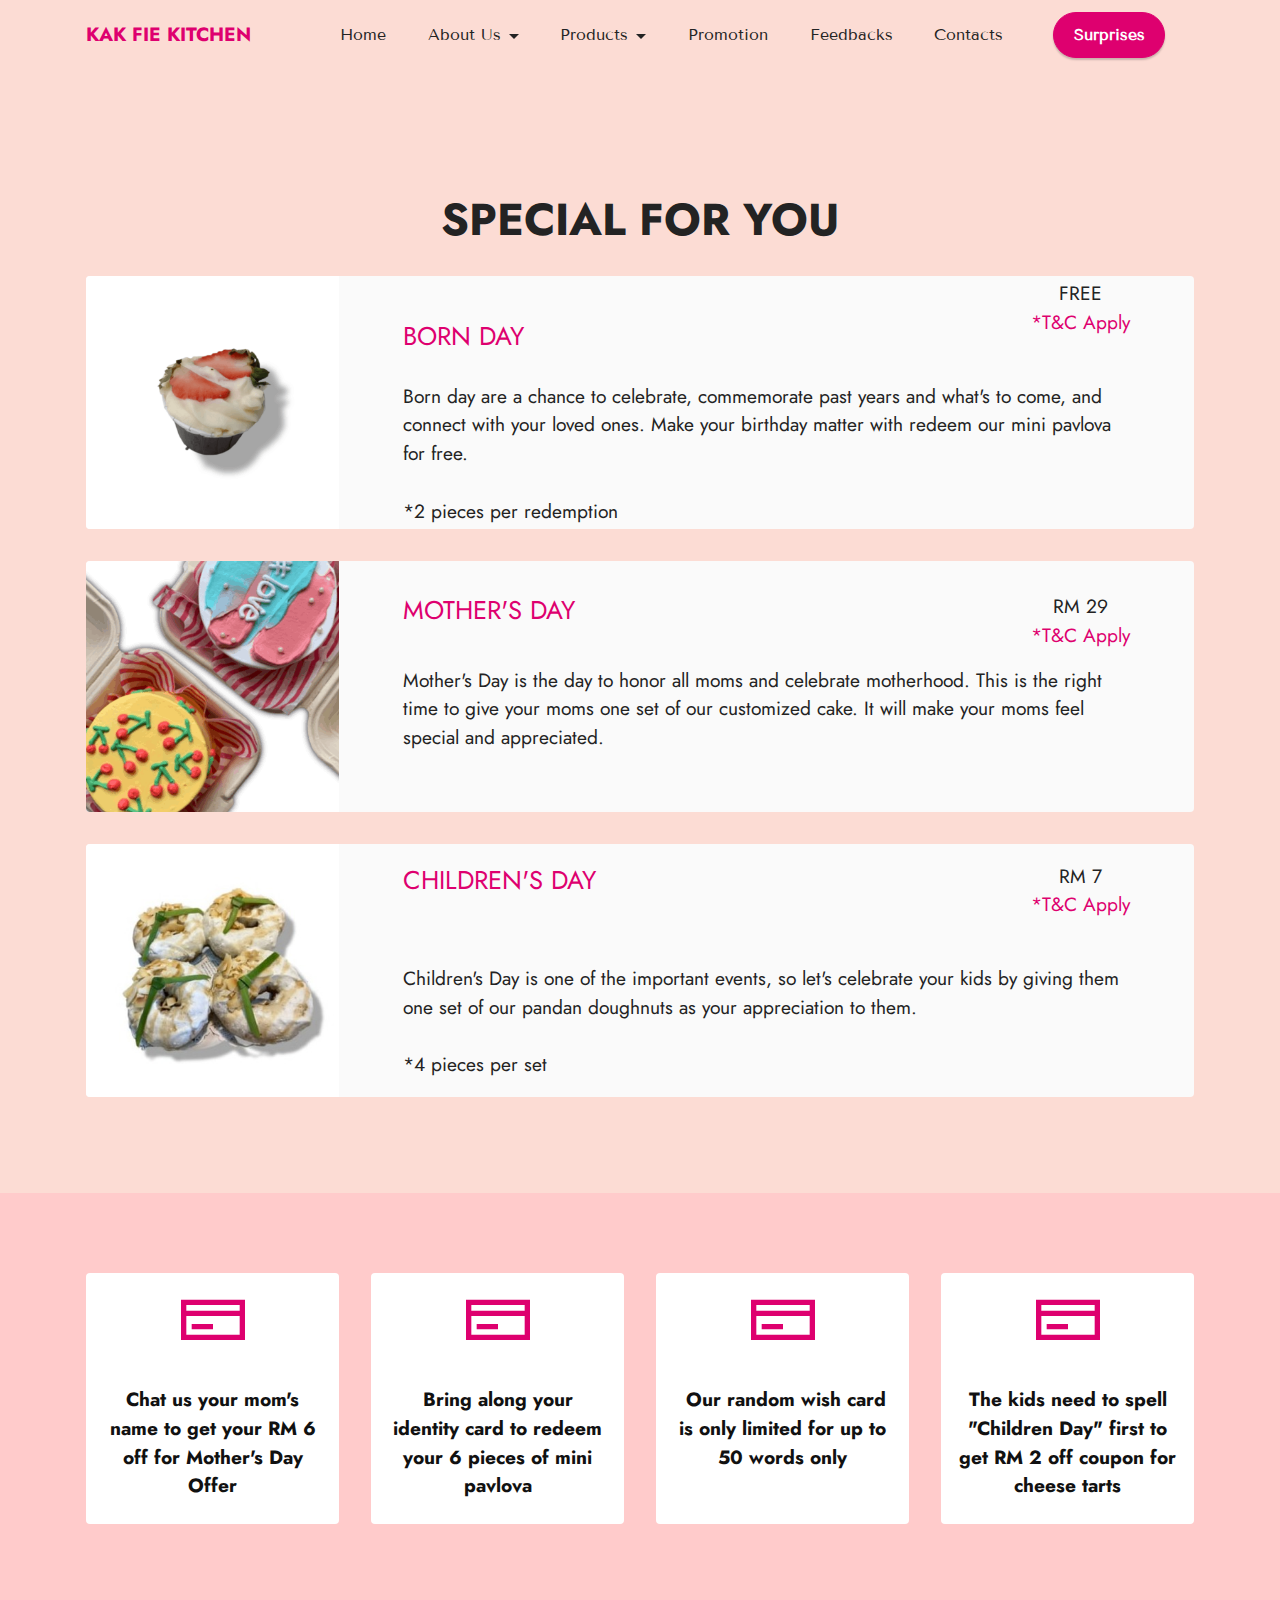
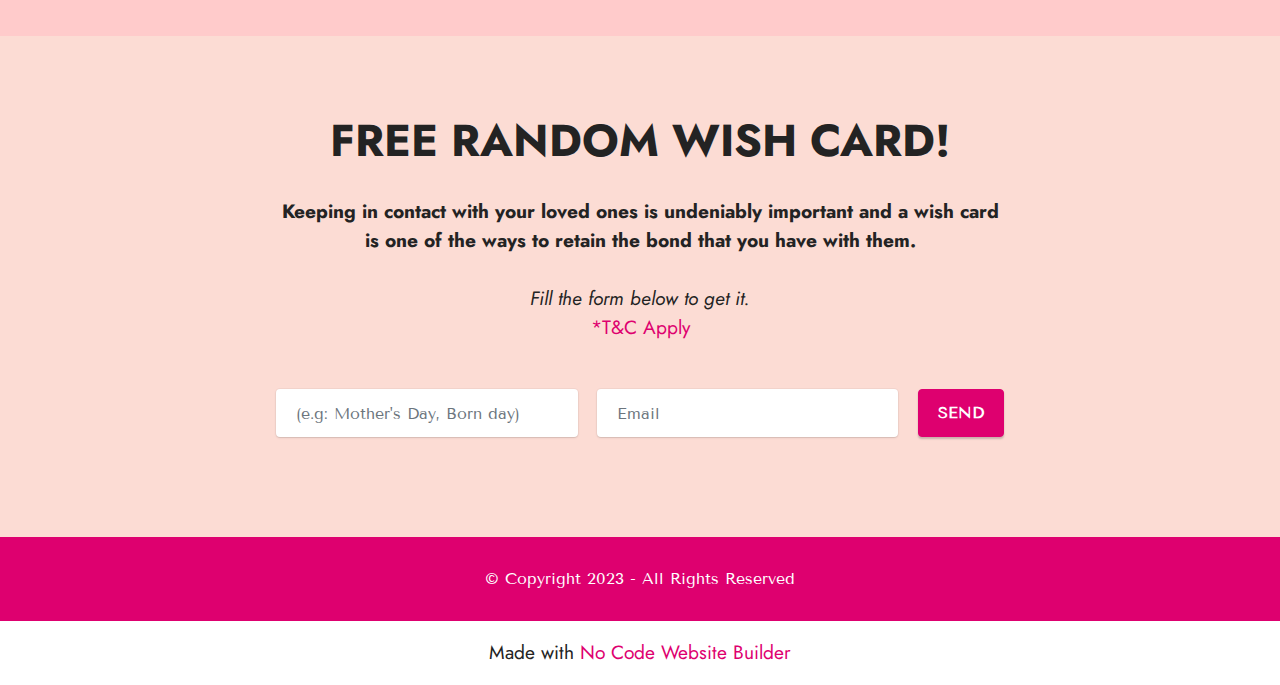
<file: page3.html>
<!DOCTYPE html>
<html  >
<head>
  <!-- Site made with Mobirise Website Builder v5.8.14, https://mobirise.com -->
  <meta charset="UTF-8">
  <meta http-equiv="X-UA-Compatible" content="IE=edge">
  <meta name="generator" content="Mobirise v5.8.14, mobirise.com">
  <meta name="viewport" content="width=device-width, initial-scale=1, minimum-scale=1">
  <link rel="shortcut icon" href="assets/images/logo-website-128x128-1.png" type="image/x-icon">
  <meta name="description" content="">
  
  
  <title>Promotion</title>
  <link rel="stylesheet" href="assets/web/assets/mobirise-icons2/mobirise2.css">
  <link rel="stylesheet" href="assets/bootstrap/css/bootstrap.min.css">
  <link rel="stylesheet" href="assets/bootstrap/css/bootstrap-grid.min.css">
  <link rel="stylesheet" href="assets/bootstrap/css/bootstrap-reboot.min.css">
  <link rel="stylesheet" href="assets/dropdown/css/style.css">
  <link rel="stylesheet" href="assets/socicon/css/styles.css">
  <link rel="stylesheet" href="assets/theme/css/style.css">
  <link rel="preload" href="https://fonts.googleapis.com/css?family=Jost:100,200,300,400,500,600,700,800,900,100i,200i,300i,400i,500i,600i,700i,800i,900i&display=swap" as="style" onload="this.onload=null;this.rel='stylesheet'">
  <noscript><link rel="stylesheet" href="https://fonts.googleapis.com/css?family=Jost:100,200,300,400,500,600,700,800,900,100i,200i,300i,400i,500i,600i,700i,800i,900i&display=swap"></noscript>
  <link rel="preload" href="https://fonts.googleapis.com/css?family=Tenor+Sans:400&display=swap" as="style" onload="this.onload=null;this.rel='stylesheet'">
  <noscript><link rel="stylesheet" href="https://fonts.googleapis.com/css?family=Tenor+Sans:400&display=swap"></noscript>
  <link rel="preload" as="style" href="assets/mobirise/css/mbr-additional.css"><link rel="stylesheet" href="assets/mobirise/css/mbr-additional.css" type="text/css">

  
  
  
</head>
<body>
  
  <section data-bs-version="5.1" class="menu menu2 cid-tHiRCswJti" once="menu" id="menu2-r">
    
    <nav class="navbar navbar-dropdown navbar-expand-lg">
        <div class="container">
            <div class="navbar-brand">
                
                <span class="navbar-caption-wrap"><a class="navbar-caption text-primary display-7">KAK FIE KITCHEN</a></span>
            </div>
            <button class="navbar-toggler" type="button" data-toggle="collapse" data-bs-toggle="collapse" data-target="#navbarSupportedContent" data-bs-target="#navbarSupportedContent" aria-controls="navbarNavAltMarkup" aria-expanded="false" aria-label="Toggle navigation">
                <div class="hamburger">
                    <span></span>
                    <span></span>
                    <span></span>
                    <span></span>
                </div>
            </button>
            <div class="collapse navbar-collapse" id="navbarSupportedContent">
                <ul class="navbar-nav nav-dropdown" data-app-modern-menu="true"><li class="nav-item"><a class="nav-link link text-black display-4" href="index.html#header11-2">Home</a></li>
                    <li class="nav-item dropdown"><a class="nav-link link dropdown-toggle text-black display-4" href="page1.html#header11-4" data-toggle="dropdown-submenu" data-bs-toggle="dropdown" data-bs-auto-close="outside" aria-expanded="false">About Us</a><div class="dropdown-menu" aria-labelledby="dropdown-182"><a class="show dropdown-item text-black display-4" href="page1.html#content4-2o">History</a><a class="dropdown-item show text-black display-4" href="page1.html#features1-2y" aria-expanded="false">Vision</a><a class="dropdown-item text-black display-4" href="page1.html#team1-2l">Team</a><a class="show dropdown-item text-black display-4" href="page1.html#map3-2z">Location</a></div></li>
                    <li class="nav-item dropdown"><a class="nav-link link dropdown-toggle text-black display-4" href="page2.html#header11-h" data-toggle="dropdown-submenu" data-bs-toggle="dropdown" data-bs-auto-close="outside" aria-expanded="false">Products</a><div class="dropdown-menu" aria-labelledby="dropdown-940"><a class="dropdown-item text-black display-4" href="page2.html#gallery5-3l" aria-expanded="false">Top Products</a><a class="dropdown-item text-black display-4" href="page2.html#gallery5-3k">Others</a></div>
                    </li><li class="nav-item"><a class="nav-link link show text-black display-4" href="page3.html#header11-s" aria-expanded="false">Promotion</a></li><li class="nav-item"><a class="nav-link link text-black display-4" href="page4.html#header11-13">Feedbacks</a></li><li class="nav-item"><a class="nav-link link show text-black display-4" href="page5.html#header11-1e" aria-expanded="false">Contacts</a></li></ul>
                
                <div class="navbar-buttons mbr-section-btn"><a class="btn btn-primary display-4" href="page6.html#header11-1p">Surprises</a></div>
            </div>
        </div>
    </nav>
</section>

<section data-bs-version="5.1" class="features10 cid-tHjpGH7oOZ" id="features11-25">
    <!---->
    

    
    
    <div class="container">
        <div class="title">
            <h3 class="mbr-section-title mbr-fonts-style mb-4 display-2"><strong><br></strong><br><strong>SPECIAL FOR YOU</strong></h3>
            
        </div>
        <div class="card">
            <div class="card-wrapper">
                <div class="row align-items-center">
                    <div class="col-12 col-md-3">
                        <div class="image-wrapper">
                            <img src="assets/images/picsart-23-07-13-00-28-11-142-1-506x506.png" alt="Mobirise Website Builder" title="">
                        </div>
                    </div>
                    <div class="col-12 col-md">
                        <div class="card-box">
                            <div class="row">
                                <div class="col-12">
                                    <div class="top-line">
                                        <h4 class="card-title mbr-fonts-style display-5"><strong><a href="page3.html#form2-26" class="text-primary"><br></a></strong><strong><a href="page3.html#form2-26" class="text-primary">BORN DAY</a></strong></h4>
                                        <p class="cost mbr-fonts-style display-7">FREE<br><a href="page3.html#features2-27" class="text-primary">*T&amp;C Apply</a><br><br></p>
                                    </div>
                                </div>
                                <div class="col-12">
                                    <div class="bottom-line">
                                        <p class="mbr-text mbr-fonts-style m-0 display-7">Born day are a chance to celebrate, commemorate past years and what's to come, and connect with your loved ones. Make your birthday matter with redeem our mini pavlova for free.<br><br>*2 pieces per&nbsp;redemption</p>
                                    </div>
                                </div>
                            </div>
                        </div>
                    </div>
                </div>
            </div>
        </div>
        <div class="card">
            <div class="card-wrapper">
                <div class="row align-items-center">
                    <div class="col-12 col-md-3">
                        <div class="image-wrapper">
                            <img src="assets/images/picsart-23-07-13-00-41-04-771-506x506.png" alt="Mobirise Website Builder" title="">
                        </div>
                    </div>
                    <div class="col-12 col-md">
                        <div class="card-box">
                            <div class="row">
                                <div class="col-12">
                                    <div class="top-line">
                                        <h4 class="card-title mbr-fonts-style display-5"><strong><a href="page3.html#form2-26" class="text-primary">MOTHER'S DAY</a></strong></h4>
                                        <p class="cost mbr-fonts-style display-7">RM 29<br><a href="page3.html#features2-27" class="text-primary">*T&amp;C Apply</a></p>
                                    </div>
                                </div>
                                <div class="col-12">
                                    <div class="bottom-line">
                                        <p class="mbr-text mbr-fonts-style m-0 display-7">Mother's Day is the day to honor all moms and celebrate motherhood. This is the right time to give your moms one set of our customized cake. It will make your moms feel special and appreciated.&nbsp;<br><br></p>
                                    </div>
                                </div>
                            </div>
                        </div>
                    </div>
                </div>
            </div>
        </div>
        <div class="card">
            <div class="card-wrapper">
                <div class="row align-items-center">
                    <div class="col-12 col-md-3">
                        <div class="image-wrapper">
                            <img src="assets/images/photo1689181402-506x506.jpeg" alt="Mobirise Website Builder" title="">
                        </div>
                    </div>
                    <div class="col-12 col-md">
                        <div class="card-box">
                            <div class="row">
                                <div class="col-12">
                                    <div class="top-line">
                                        <h4 class="card-title mbr-fonts-style display-5"><strong><a href="page3.html#form2-26" class="text-primary">CHILDREN'S DAY</a></strong></h4>
                                        <p class="cost mbr-fonts-style display-7">RM 7<br><a href="page3.html#features2-27" class="text-primary">*T&amp;C Apply</a><br><br></p>
                                    </div>
                                </div>
                                <div class="col-12">
                                    <div class="bottom-line">
                                        <p class="mbr-text mbr-fonts-style m-0 display-7">Children's Day is one of the important events, so let's celebrate your kids by giving them one set of our pandan doughnuts as your appreciation to them.<br><br>*4 pieces per set</p>
                                    </div>
                                </div>
                            </div>
                        </div>
                    </div>
                </div>
            </div>
        </div>
        
        
        
    </div>
</section>

<section data-bs-version="5.1" class="features1 cid-tHjDcr00xA" data-bg-video="https://vimeo.com/428046504" id="features2-27">

    

    <div class="mbr-fallback-image disabled"></div>
    <div class="mbr-overlay" style="opacity: 0.7; background-color: rgb(255, 181, 181);">
    </div>
    <div class="container">
        <div class="row justify-content-center">
            <div class="col-12 col-md-6 col-lg-3">
                <div class="card-wrapper">
                    <div class="card-box align-center">
                        <span class="mbr-iconfont mobi-mbri-credit-card mobi-mbri"></span>
                        <h4 class="card-title align-center mbr-black mbr-fonts-style display-7"><strong>Chat us your mom's name to get your RM 6 off for Mother's Day Offer</strong></h4>
                    </div>
                </div>
            </div>
            <div class="col-12 col-md-6 col-lg-3">
                <div class="card-wrapper">
                    <div class="card-box align-center">
                        <span class="mbr-iconfont mobi-mbri-credit-card mobi-mbri"></span>
                        <h4 class="card-title align-center mbr-black mbr-fonts-style display-7">
                            <strong>Bring along your identity card to redeem your 6 pieces of mini pavlova</strong></h4>
                    </div>
                </div>
            </div>
            <div class="col-12 col-md-6 col-lg-3">
                <div class="card-wrapper">
                    <div class="card-box align-center">
                        <span class="mbr-iconfont mobi-mbri-credit-card mobi-mbri"></span>
                        <h4 class="card-title align-center mbr-black mbr-fonts-style display-7"><strong>&nbsp;Our random wish card is only limited for up to 50 words only</strong><br><strong>&nbsp;</strong></h4>
                    </div>
                </div>
            </div>
            <div class="col-12 col-md-6 col-lg-3">
                <div class="card-wrapper">
                    <div class="card-box align-center">
                        <span class="mbr-iconfont mobi-mbri-credit-card mobi-mbri"></span>
                        <h4 class="card-title align-center mbr-black mbr-fonts-style display-7"><strong>The kids need to spell "Children Day" first to get RM 2 off coupon for cheese tarts</strong><strong><br></strong>
                        </h4>
                    </div>
                </div>
            </div>
        </div>
    </div>
</section>

<section data-bs-version="5.1" class="form2 cid-tHjtvU7m6A" data-bg-video="https://vimeo.com/428046504" id="form2-26">

    

    <div class="mbr-fallback-image disabled"></div>
    <div class="mbr-overlay" style="opacity: 1; background-color: rgb(252, 220, 212);"></div>
    <div class="container">
        <div class="row justify-content-center">
            <div class="col-lg-8 mx-auto mbr-form" data-form-type="formoid">
                <form action="https://mobirise.eu/" method="POST" class="mbr-form form-with-styler" data-form-title="Form Name"><input type="hidden" name="email" data-form-email="true" value="G12twKMMT60ehKLJFYyVfdaxpb0AXYqlqLl8pM6/i92gexxIQurES4sPdq4eVEZZHCvmFZX5d3XeYPT7fg50xrSYrUb/3/rxqncVsVEjjLYVVY+c9MAJGnEC2mYkhfJk">
                    <div class="row">
                        <div hidden="hidden" data-form-alert="" class="alert alert-success col-12">Thanks for filling out the form!</div>
                        <div hidden="hidden" data-form-alert-danger="" class="alert alert-danger col-12">
                            Oops...! some problem!
                        </div>
                    </div>
                    <div class="dragArea row">
                        <div class="col-lg-12 col-md-12 col-sm-12">
                            <h1 class="mbr-section-title mb-4 align-center mbr-fonts-style display-2"><strong>FREE RANDOM WISH CARD!</strong><br></h1>
                        </div>
                        <div class="col-lg-12 col-md-12 col-sm-12">
                            <p class="mbr-text mbr-fonts-style mb-5 align-center display-7"><strong>Keeping in contact with your loved ones is undeniably important and a wish card is one of the ways to retain the bond that you have with them.</strong><br><br><em>Fill the form below to get it.</em><br><a href="page3.html#features2-27" class="text-primary">*T&amp;C Apply</a><br></p>
                        </div>
                        <div class="col-lg col-md col-12 form-group mb-3" data-for="email">
                            <input type="text" name="name" placeholder="(e.g: Mother's Day, Born day)" data-form-field="name" class="form-control" id="name-form2-26">
                        </div>
                        <div class="col-lg col-md col-12 form-group mb-3" data-for="email">
                            <input type="email" name="email" placeholder="Email" data-form-field="email" class="form-control" id="email-form2-26">
                        </div>
                        <div class="mbr-section-btn col-md-auto col"><button type="submit" class="btn btn-primary display-4">SEND</button></div>
                    </div>
                </form>
            </div>
        </div>
    </div>
</section>

<section data-bs-version="5.1" class="footer7 cid-tHiRCLA8hH" once="footers" id="footer7-10">

    

    

    <div class="container">
        <div class="row align-center mbr-white">
            <div class="col-12">
                <p class="mbr-text mb-0 mbr-fonts-style display-4">
                    © Copyright 2023 - All Rights Reserved
                </p>
            </div>
        </div>
    </div>
</section><section class="display-7" style="padding: 0;align-items: center;justify-content: center;flex-wrap: wrap;    align-content: center;display: flex;position: relative;height: 4rem;"><a href="https://mobiri.se/3035469" style="flex: 1 1;height: 4rem;position: absolute;width: 100%;z-index: 1;"><img alt="" style="height: 4rem;" src="[data-uri]"></a><p style="margin: 0;text-align: center;" class="display-7">Made with &#8204;</p><a style="z-index:1" href="https://mobirise.com/builder/no-code-website-builder.html">No Code Website Builder</a></section><script src="assets/bootstrap/js/bootstrap.bundle.min.js"></script>  <script src="assets/web/assets/cookies-alert-plugin/cookies-alert-core.js"></script>  <script src="assets/web/assets/cookies-alert-plugin/cookies-alert-script.js"></script>  <script src="assets/smoothscroll/smooth-scroll.js"></script>  <script src="assets/ytplayer/index.js"></script>  <script src="assets/vimeoplayer/player.js"></script>  <script src="assets/dropdown/js/navbar-dropdown.js"></script>  <script src="assets/theme/js/script.js"></script>  <script src="assets/formoid/formoid.min.js"></script>  
  
  
</body>
</html>
</file>
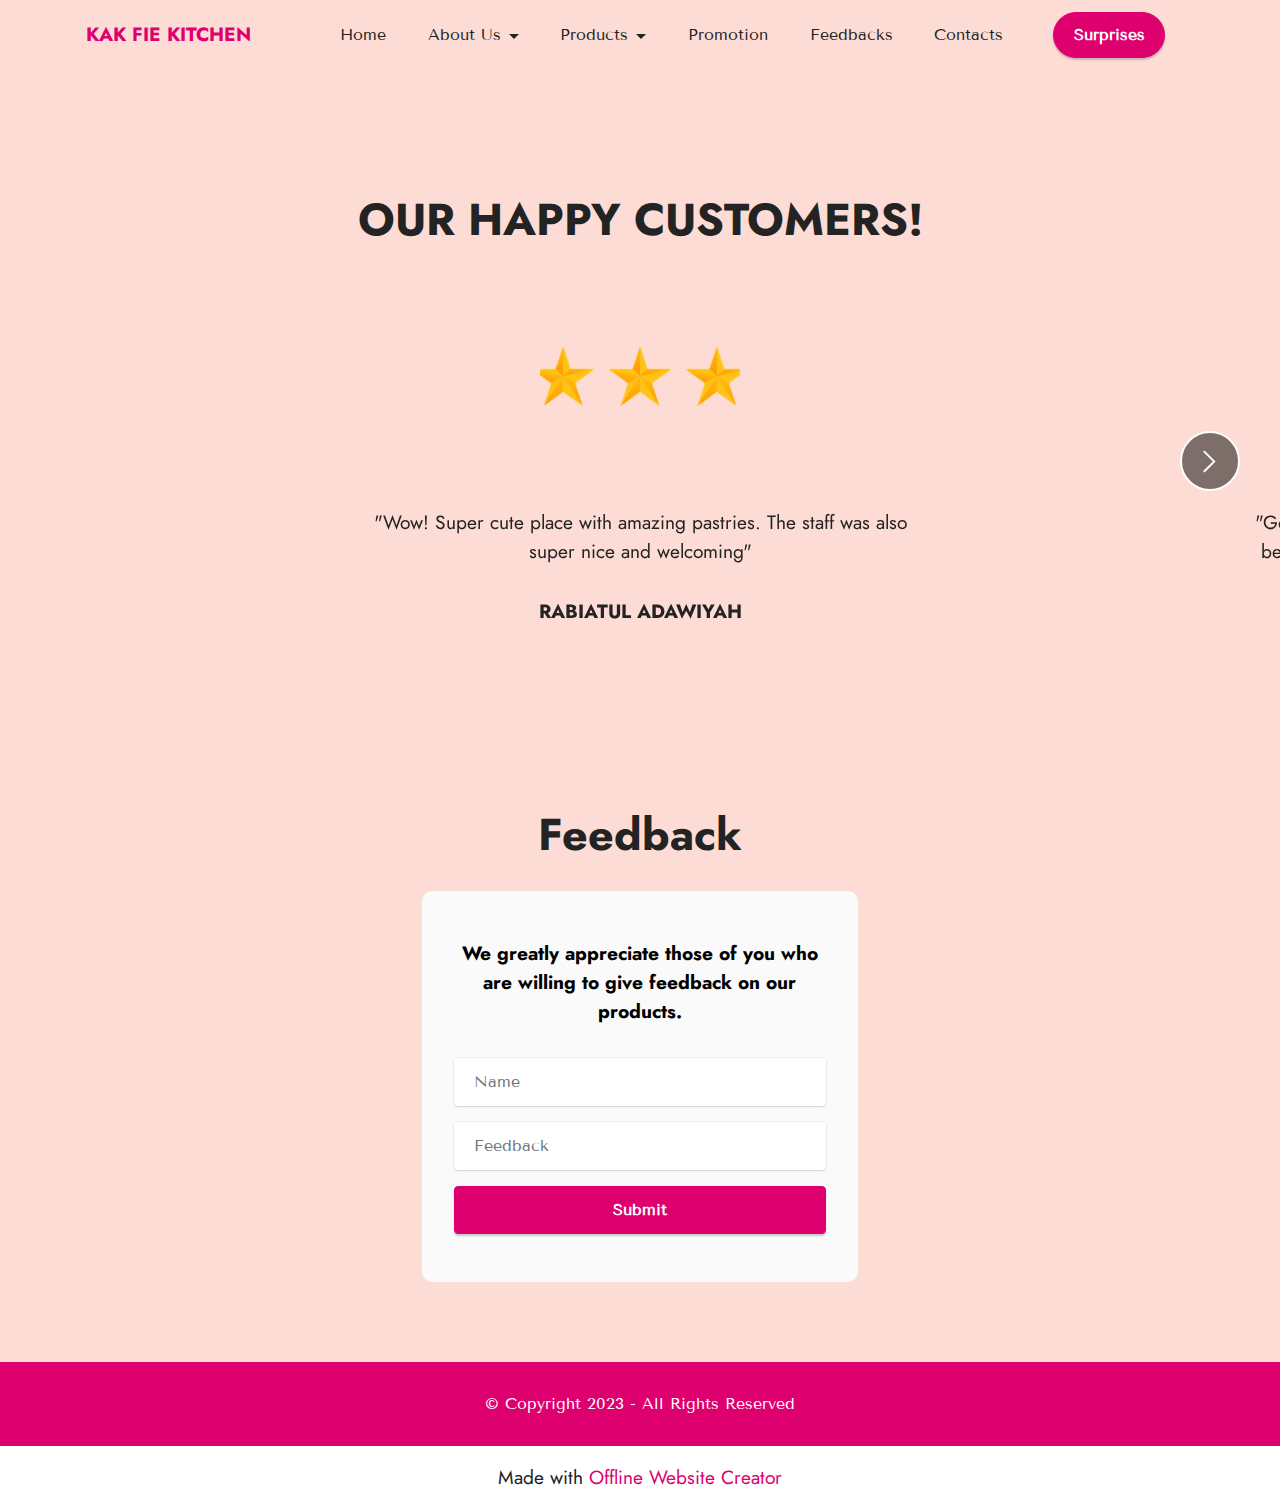
<file: page4.html>
<!DOCTYPE html>
<html  >
<head>
  <!-- Site made with Mobirise Website Builder v5.8.14, https://mobirise.com -->
  <meta charset="UTF-8">
  <meta http-equiv="X-UA-Compatible" content="IE=edge">
  <meta name="generator" content="Mobirise v5.8.14, mobirise.com">
  <meta name="viewport" content="width=device-width, initial-scale=1, minimum-scale=1">
  <link rel="shortcut icon" href="assets/images/logo-website-128x128-1.png" type="image/x-icon">
  <meta name="description" content="">
  
  
  <title>Feedbacks</title>
  <link rel="stylesheet" href="assets/web/assets/mobirise-icons2/mobirise2.css">
  <link rel="stylesheet" href="assets/bootstrap/css/bootstrap.min.css">
  <link rel="stylesheet" href="assets/bootstrap/css/bootstrap-grid.min.css">
  <link rel="stylesheet" href="assets/bootstrap/css/bootstrap-reboot.min.css">
  <link rel="stylesheet" href="assets/dropdown/css/style.css">
  <link rel="stylesheet" href="assets/socicon/css/styles.css">
  <link rel="stylesheet" href="assets/theme/css/style.css">
  <link rel="preload" href="https://fonts.googleapis.com/css?family=Jost:100,200,300,400,500,600,700,800,900,100i,200i,300i,400i,500i,600i,700i,800i,900i&display=swap" as="style" onload="this.onload=null;this.rel='stylesheet'">
  <noscript><link rel="stylesheet" href="https://fonts.googleapis.com/css?family=Jost:100,200,300,400,500,600,700,800,900,100i,200i,300i,400i,500i,600i,700i,800i,900i&display=swap"></noscript>
  <link rel="preload" href="https://fonts.googleapis.com/css?family=Tenor+Sans:400&display=swap" as="style" onload="this.onload=null;this.rel='stylesheet'">
  <noscript><link rel="stylesheet" href="https://fonts.googleapis.com/css?family=Tenor+Sans:400&display=swap"></noscript>
  <link rel="preload" as="style" href="assets/mobirise/css/mbr-additional.css"><link rel="stylesheet" href="assets/mobirise/css/mbr-additional.css" type="text/css">

  
  
  
</head>
<body>
  
  <section data-bs-version="5.1" class="menu menu2 cid-tHiRESbeR8" once="menu" id="menu2-12">
    
    <nav class="navbar navbar-dropdown navbar-expand-lg">
        <div class="container">
            <div class="navbar-brand">
                
                <span class="navbar-caption-wrap"><a class="navbar-caption text-primary display-7">KAK FIE KITCHEN</a></span>
            </div>
            <button class="navbar-toggler" type="button" data-toggle="collapse" data-bs-toggle="collapse" data-target="#navbarSupportedContent" data-bs-target="#navbarSupportedContent" aria-controls="navbarNavAltMarkup" aria-expanded="false" aria-label="Toggle navigation">
                <div class="hamburger">
                    <span></span>
                    <span></span>
                    <span></span>
                    <span></span>
                </div>
            </button>
            <div class="collapse navbar-collapse" id="navbarSupportedContent">
                <ul class="navbar-nav nav-dropdown" data-app-modern-menu="true"><li class="nav-item"><a class="nav-link link text-black display-4" href="index.html#header11-2">Home</a></li>
                    <li class="nav-item dropdown"><a class="nav-link link dropdown-toggle text-black display-4" href="page1.html#header11-4" data-toggle="dropdown-submenu" data-bs-toggle="dropdown" data-bs-auto-close="outside" aria-expanded="false">About Us</a><div class="dropdown-menu" aria-labelledby="dropdown-182"><a class="show dropdown-item text-black display-4" href="page1.html#content4-2o">History</a><a class="dropdown-item show text-black display-4" href="page1.html#features1-2y" aria-expanded="false">Vision</a><a class="dropdown-item text-black display-4" href="page1.html#team1-2l">Team</a><a class="show dropdown-item text-black display-4" href="page1.html#map3-2z">Location</a></div></li>
                    <li class="nav-item dropdown"><a class="nav-link link dropdown-toggle text-black display-4" href="page2.html#header11-h" data-toggle="dropdown-submenu" data-bs-toggle="dropdown" data-bs-auto-close="outside" aria-expanded="false">Products</a><div class="dropdown-menu" aria-labelledby="dropdown-940"><a class="dropdown-item text-black display-4" href="page2.html#gallery5-3l" aria-expanded="false">Top Products</a><a class="dropdown-item text-black display-4" href="page2.html#gallery5-3k">Others</a></div>
                    </li><li class="nav-item"><a class="nav-link link show text-black display-4" href="page3.html#header11-s" aria-expanded="false">Promotion</a></li><li class="nav-item"><a class="nav-link link text-black display-4" href="page4.html#header11-13">Feedbacks</a></li><li class="nav-item"><a class="nav-link link show text-black display-4" href="page5.html#header11-1e" aria-expanded="false">Contacts</a></li></ul>
                
                <div class="navbar-buttons mbr-section-btn"><a class="btn btn-primary display-4" href="page6.html#header11-1p">Surprises</a></div>
            </div>
        </div>
    </nav>
</section>

<section data-bs-version="5.1" class="people5 mbr-embla cid-tHvbaTtznN" id="people5-2t">

    

    
    

    <div class="position-relative text-center">
        <h3 class="mb-4 mbr-fonts-style display-2"><strong><br></strong><br><strong>OUR HAPPY CUSTOMERS!</strong></h3>

        <div class="embla" data-skip-snaps="true" data-align="center" data-auto-play-interval="5" data-draggable="true">
            <div class="embla__viewport container-fluid">
                <div class="embla__container">
                    <div class="embla__slide slider-image item active" style="margin-left: 10rem; margin-right: 10rem;">
                        <div class="user">
                            <div class="user_image">
                                <div class="item-wrapper position-relative">
                                    <img src="assets/images/star-removebg-preview-336x176.png" alt="Mobirise Website Builder" data-slide-to="0" data-bs-slide-to="0">
                                </div>
                            </div>
                            <div class="user_text mb-4">
                                <p class="mbr-fonts-style display-7">"Wow! Super cute place with amazing pastries. The staff was also super nice and welcoming"</p>
                            </div>
                            <div class="user_name mbr-fonts-style mb-2 display-7"><strong>RABIATUL ADAWIYAH</strong></div>
                            <div class="user_desk mbr-fonts-style display-7"></div>
                        </div>
                    </div><div class="embla__slide slider-image item" style="margin-left: 10rem; margin-right: 10rem;">
                        <div class="user">
                            <div class="user_image">
                                <div class="item-wrapper position-relative">
                                    <img src="assets/images/star-removebg-preview-600x315.png" alt="Mobirise Website Builder" data-slide-to="1" data-bs-slide-to="1">
                                </div>
                            </div>
                            <div class="user_text mb-4">
                                <p class="mbr-fonts-style display-7">"Go get these pastries. You will not be disappointed as they are the best. Local owned and operated. Staff is very friendly and helpful"</p>
                            </div>
                            <div class="user_name mbr-fonts-style mb-2 display-7"><strong>NAUFAL HAKIM</strong></div>
                            <div class="user_desk mbr-fonts-style display-7"></div>
                        </div>
                    </div><div class="embla__slide slider-image item" style="margin-left: 10rem; margin-right: 10rem;">
                        <div class="user">
                            <div class="user_image">
                                <div class="item-wrapper position-relative">
                                    <img src="assets/images/star-removebg-preview-600x315.png" alt="Mobirise Website Builder" data-slide-to="2" data-bs-slide-to="2">
                                </div>
                            </div>
                            <div class="user_text mb-4">
                                <p class="mbr-fonts-style display-7">"This bakery is a slice of heaven. All the pastries are beautiful and delicious, and the menu is fantastic, too"</p>
                            </div>
                            <div class="user_name mbr-fonts-style mb-2 display-7"><strong>AINA FARHANA</strong></div>
                            <div class="user_desk mbr-fonts-style display-7"></div>
                        </div>
                    </div>
                    
                    
                </div>
            </div>
            <button class="embla__button embla__button--prev">
                <span class="mobi-mbri mobi-mbri-arrow-prev mbr-iconfont" aria-hidden="true"></span>
                <span class="sr-only visually-hidden visually-hidden">Previous</span>
            </button>
            <button class="embla__button embla__button--next">
                <span class="mobi-mbri mobi-mbri-arrow-next mbr-iconfont" aria-hidden="true"></span>
                <span class="sr-only visually-hidden visually-hidden">Next</span>
            </button>
        </div>
    </div>
</section>

<section data-bs-version="5.1" class="form7 cid-tHvbyWYw6q" id="form7-2v">
    
    
    <div class="container">
        <div class="mbr-section-head">
            <h3 class="mbr-section-title mbr-fonts-style align-center mb-0 display-2"><strong>Feedback</strong></h3>
            
        </div>
        <div class="row justify-content-center mt-4">
            <div class="col-lg-8 mx-auto mbr-form" data-form-type="formoid">
                <form action="https://mobirise.eu/" method="POST" class="mbr-form form-with-styler mx-auto" data-form-title="Form Name"><input type="hidden" name="email" data-form-email="true" value="LtlLtjGChahP67MgE+QkJdI6Nf+PNj3rgch++7Dx+kZoK9aEAzu+lhb//bW6D9kYQOJsX7uD5lsbumCCd0XmOxicAvEkOAvfeuH8VibArmY5XeXASBR47ZLyi8roTvYu">
                    <p class="mbr-text mbr-fonts-style align-center mb-4 display-7"><strong>We greatly appreciate those of you who are willing to give feedback on our products.</strong></p>
                    <div class="row">
                        <div hidden="hidden" data-form-alert="" class="alert alert-success col-12">Thanks for filling out the form!</div>
                        <div hidden="hidden" data-form-alert-danger="" class="alert alert-danger col-12">
                            Oops...! some problem!
                        </div>
                    </div>
                    <div class="dragArea row">
                        <div class="col-lg-12 col-md-12 col-sm-12 form-group mb-3" data-for="name">
                            <input type="text" name="name" placeholder="Name" data-form-field="name" class="form-control" value="" id="name-form7-2v">
                        </div>
                        <div class="col-lg-12 col-md-12 col-sm-12 form-group mb-3" data-for="email">
                            <input type="email" name="email" placeholder="Feedback" data-form-field="email" class="form-control" value="" id="email-form7-2v">
                        </div>
                        
                        <div class="col-auto mbr-section-btn align-center">
                            <button type="submit" class="btn btn-primary display-4">Submit</button>
                        </div>
                    </div>
                </form>
            </div>
        </div>
    </div>
</section>

<section data-bs-version="5.1" class="footer7 cid-tHiRF6IQwn" once="footers" id="footer7-1b">

    

    

    <div class="container">
        <div class="row align-center mbr-white">
            <div class="col-12">
                <p class="mbr-text mb-0 mbr-fonts-style display-4">
                    © Copyright 2023 - All Rights Reserved
                </p>
            </div>
        </div>
    </div>
</section><section class="display-7" style="padding: 0;align-items: center;justify-content: center;flex-wrap: wrap;    align-content: center;display: flex;position: relative;height: 4rem;"><a href="https://mobiri.se/3035469" style="flex: 1 1;height: 4rem;position: absolute;width: 100%;z-index: 1;"><img alt="" style="height: 4rem;" src="[data-uri]"></a><p style="margin: 0;text-align: center;" class="display-7">Made with &#8204;</p><a style="z-index:1" href="https://mobirise.com/offline-website-builder.html">Offline Website Creator</a></section><script src="assets/bootstrap/js/bootstrap.bundle.min.js"></script>  <script src="assets/web/assets/cookies-alert-plugin/cookies-alert-core.js"></script>  <script src="assets/web/assets/cookies-alert-plugin/cookies-alert-script.js"></script>  <script src="assets/smoothscroll/smooth-scroll.js"></script>  <script src="assets/ytplayer/index.js"></script>  <script src="assets/dropdown/js/navbar-dropdown.js"></script>  <script src="assets/embla/embla.min.js"></script>  <script src="assets/embla/script.js"></script>  <script src="assets/theme/js/script.js"></script>  <script src="assets/formoid/formoid.min.js"></script>  
  
  
</body>
</html>
</file>
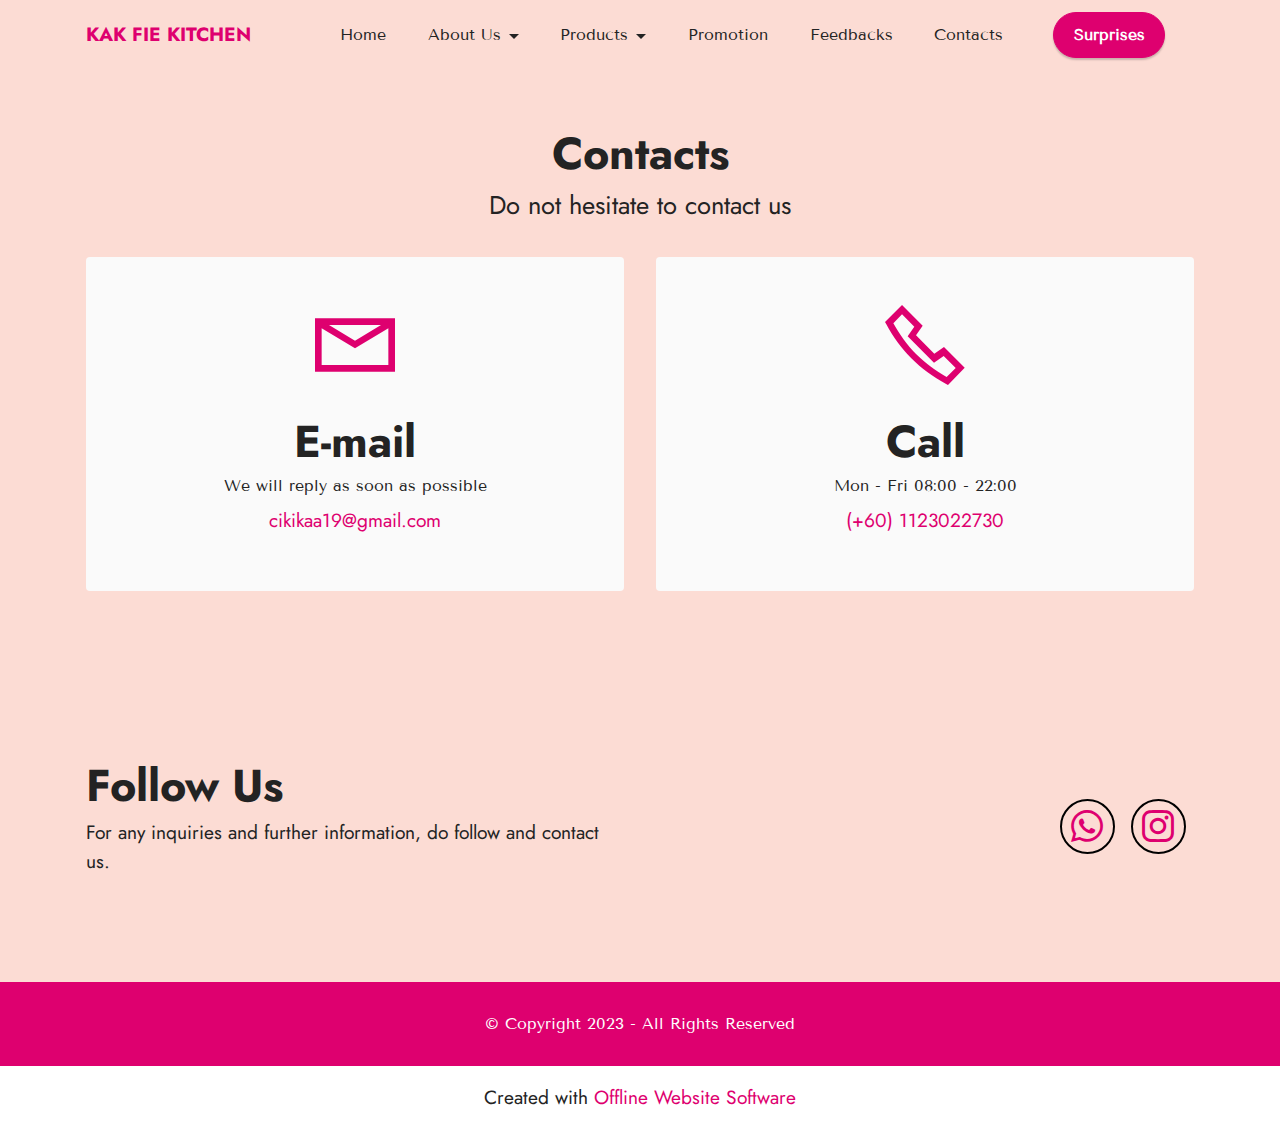
<file: page5.html>
<!DOCTYPE html>
<html  >
<head>
  <!-- Site made with Mobirise Website Builder v5.8.14, https://mobirise.com -->
  <meta charset="UTF-8">
  <meta http-equiv="X-UA-Compatible" content="IE=edge">
  <meta name="generator" content="Mobirise v5.8.14, mobirise.com">
  <meta name="viewport" content="width=device-width, initial-scale=1, minimum-scale=1">
  <link rel="shortcut icon" href="assets/images/logo-website-128x128-1.png" type="image/x-icon">
  <meta name="description" content="">
  
  
  <title>Contact</title>
  <link rel="stylesheet" href="assets/web/assets/mobirise-icons2/mobirise2.css">
  <link rel="stylesheet" href="assets/bootstrap/css/bootstrap.min.css">
  <link rel="stylesheet" href="assets/bootstrap/css/bootstrap-grid.min.css">
  <link rel="stylesheet" href="assets/bootstrap/css/bootstrap-reboot.min.css">
  <link rel="stylesheet" href="assets/dropdown/css/style.css">
  <link rel="stylesheet" href="assets/socicon/css/styles.css">
  <link rel="stylesheet" href="assets/theme/css/style.css">
  <link rel="preload" href="https://fonts.googleapis.com/css?family=Jost:100,200,300,400,500,600,700,800,900,100i,200i,300i,400i,500i,600i,700i,800i,900i&display=swap" as="style" onload="this.onload=null;this.rel='stylesheet'">
  <noscript><link rel="stylesheet" href="https://fonts.googleapis.com/css?family=Jost:100,200,300,400,500,600,700,800,900,100i,200i,300i,400i,500i,600i,700i,800i,900i&display=swap"></noscript>
  <link rel="preload" href="https://fonts.googleapis.com/css?family=Tenor+Sans:400&display=swap" as="style" onload="this.onload=null;this.rel='stylesheet'">
  <noscript><link rel="stylesheet" href="https://fonts.googleapis.com/css?family=Tenor+Sans:400&display=swap"></noscript>
  <link rel="preload" as="style" href="assets/mobirise/css/mbr-additional.css"><link rel="stylesheet" href="assets/mobirise/css/mbr-additional.css" type="text/css">

  
  
  
</head>
<body>
  
  <section data-bs-version="5.1" class="menu menu2 cid-tHiRGRIMJw" once="menu" id="menu2-1d">
    
    <nav class="navbar navbar-dropdown navbar-expand-lg">
        <div class="container">
            <div class="navbar-brand">
                
                <span class="navbar-caption-wrap"><a class="navbar-caption text-primary display-7">KAK FIE KITCHEN</a></span>
            </div>
            <button class="navbar-toggler" type="button" data-toggle="collapse" data-bs-toggle="collapse" data-target="#navbarSupportedContent" data-bs-target="#navbarSupportedContent" aria-controls="navbarNavAltMarkup" aria-expanded="false" aria-label="Toggle navigation">
                <div class="hamburger">
                    <span></span>
                    <span></span>
                    <span></span>
                    <span></span>
                </div>
            </button>
            <div class="collapse navbar-collapse" id="navbarSupportedContent">
                <ul class="navbar-nav nav-dropdown" data-app-modern-menu="true"><li class="nav-item"><a class="nav-link link text-black display-4" href="index.html#header11-2">Home</a></li>
                    <li class="nav-item dropdown"><a class="nav-link link dropdown-toggle text-black display-4" href="page1.html#header11-4" data-toggle="dropdown-submenu" data-bs-toggle="dropdown" data-bs-auto-close="outside" aria-expanded="false">About Us</a><div class="dropdown-menu" aria-labelledby="dropdown-182"><a class="show dropdown-item text-black display-4" href="page1.html#content4-2o">History</a><a class="dropdown-item show text-black display-4" href="page1.html#features1-2y" aria-expanded="false">Vision</a><a class="dropdown-item text-black display-4" href="page1.html#team1-2l">Team</a><a class="show dropdown-item text-black display-4" href="page1.html#map3-2z">Location</a></div></li>
                    <li class="nav-item dropdown"><a class="nav-link link dropdown-toggle text-black display-4" href="page2.html#header11-h" data-toggle="dropdown-submenu" data-bs-toggle="dropdown" data-bs-auto-close="outside" aria-expanded="false">Products</a><div class="dropdown-menu" aria-labelledby="dropdown-940"><a class="dropdown-item text-black display-4" href="page2.html#gallery5-3l" aria-expanded="false">Top Products</a><a class="dropdown-item text-black display-4" href="page2.html#gallery5-3k">Others</a></div>
                    </li><li class="nav-item"><a class="nav-link link show text-black display-4" href="page3.html#header11-s" aria-expanded="false">Promotion</a></li><li class="nav-item"><a class="nav-link link text-black display-4" href="page4.html#header11-13">Feedbacks</a></li><li class="nav-item"><a class="nav-link link show text-black display-4" href="page5.html#header11-1e" aria-expanded="false">Contacts</a></li></ul>
                
                <div class="navbar-buttons mbr-section-btn"><a class="btn btn-primary display-4" href="page6.html#header11-1p">Surprises</a></div>
            </div>
        </div>
    </nav>
</section>

<section data-bs-version="5.1" class="contacts1 cid-tHvdPBuP7h" id="contacts1-2w">

    

    
    
    <div class="container">
        <div class="mbr-section-head">
            <h3 class="mbr-section-title mbr-fonts-style align-center mb-0 display-2">
                <strong><br></strong><strong>Contacts</strong>
            </h3>
            <h4 class="mbr-section-subtitle mbr-fonts-style align-center mb-0 mt-2 display-5">Do not hesitate to contact us</h4>
        </div>
        <div class="row justify-content-center mt-4">
            <div class="card col-12 col-lg-6">
                <div class="card-wrapper">
                    <div class="card-box align-center">
                        <div class="image-wrapper">
                            <span class="mbr-iconfont mobi-mbri-letter mobi-mbri"></span>
                        </div>
                        <h4 class="card-title mbr-fonts-style mb-2 display-2"><strong>E-mail</strong></h4>
                        <p class="mbr-text mbr-fonts-style mb-2 display-4">
                            We will reply as soon as possible</p>
                        <h5 class="link mbr-fonts-style display-7"><a href="mailto:cikikaa19@gmail.com" class="text-primary">cikikaa19@gmail.com</a></h5>
                    </div>
                </div>
            </div>
            <div class="card col-12 col-lg-6">
                <div class="card-wrapper">
                    <div class="card-box align-center">
                        <div class="image-wrapper">
                            <span class="mbr-iconfont mobi-mbri-phone mobi-mbri"></span>
                        </div>
                        <h4 class="card-title mbr-fonts-style align-center mb-2 display-2"><strong>Call</strong></h4>
                        <p class="mbr-text mbr-fonts-style mb-2 display-4">
                            Mon - Fri 08:00 - 22:00</p>
                        <h5 class="link mbr-black mbr-fonts-style display-7"><a href="tel:+12345678910" class="text-primary">(+60) 1</a>123022730</h5>
                    </div>
                </div>
            </div>
        </div>
    </div>
</section>

<section data-bs-version="5.1" class="contacts4 cid-tHvdUe9M60" id="contacts4-2x">

    

    
    

    <div class="container">
        <div class="row align-items-center justify-content-center">
            <div class="text-content col-12 col-md-6">
                <h2 class="mbr-section-title mbr-fonts-style display-2">
                    <strong>Follow Us</strong>
                </h2>
                <p class="mbr-text mbr-fonts-style display-7">For any inquiries and further information, do follow and contact us.</p>
            </div>
            <div class="icons d-flex align-items-center col-12 col-md-6 justify-content-end mt-md-0 mt-2 flex-wrap">
                <a href="https://wa.me/01123022730">
                    <span class="mbr-iconfont mbr-iconfont-social socicon-whatsapp socicon" style="color: rgb(222, 0, 111); fill: rgb(222, 0, 111);"></span>
                </a>
                <a href="https://instagram.com/kak.fie.kitchen?igshid=NTc4MTIwNjQ2YQ==" target="_blank">
                    <span class="mbr-iconfont mbr-iconfont-social socicon-instagram socicon" style="color: rgb(222, 0, 111); fill: rgb(222, 0, 111);"></span>
                </a>
                
                
                
                
                
                
                
                
            </div>
        </div>
    </div>
    
</section>

<section data-bs-version="5.1" class="footer7 cid-tHiRH5qYvX" once="footers" id="footer7-1m">

    

    

    <div class="container">
        <div class="row align-center mbr-white">
            <div class="col-12">
                <p class="mbr-text mb-0 mbr-fonts-style display-4">
                    © Copyright 2023 - All Rights Reserved
                </p>
            </div>
        </div>
    </div>
</section><section class="display-7" style="padding: 0;align-items: center;justify-content: center;flex-wrap: wrap;    align-content: center;display: flex;position: relative;height: 4rem;"><a href="https://mobiri.se/3035469" style="flex: 1 1;height: 4rem;position: absolute;width: 100%;z-index: 1;"><img alt="" style="height: 4rem;" src="[data-uri]"></a><p style="margin: 0;text-align: center;" class="display-7">Created with &#8204;</p><a style="z-index:1" href="https://mobirise.com/offline-website-builder.html">Offline Website Software</a></section><script src="assets/bootstrap/js/bootstrap.bundle.min.js"></script>  <script src="assets/web/assets/cookies-alert-plugin/cookies-alert-core.js"></script>  <script src="assets/web/assets/cookies-alert-plugin/cookies-alert-script.js"></script>  <script src="assets/smoothscroll/smooth-scroll.js"></script>  <script src="assets/ytplayer/index.js"></script>  <script src="assets/dropdown/js/navbar-dropdown.js"></script>  <script src="assets/sociallikes/social-likes.js"></script>  <script src="assets/theme/js/script.js"></script>  
  
  
</body>
</html>
</file>
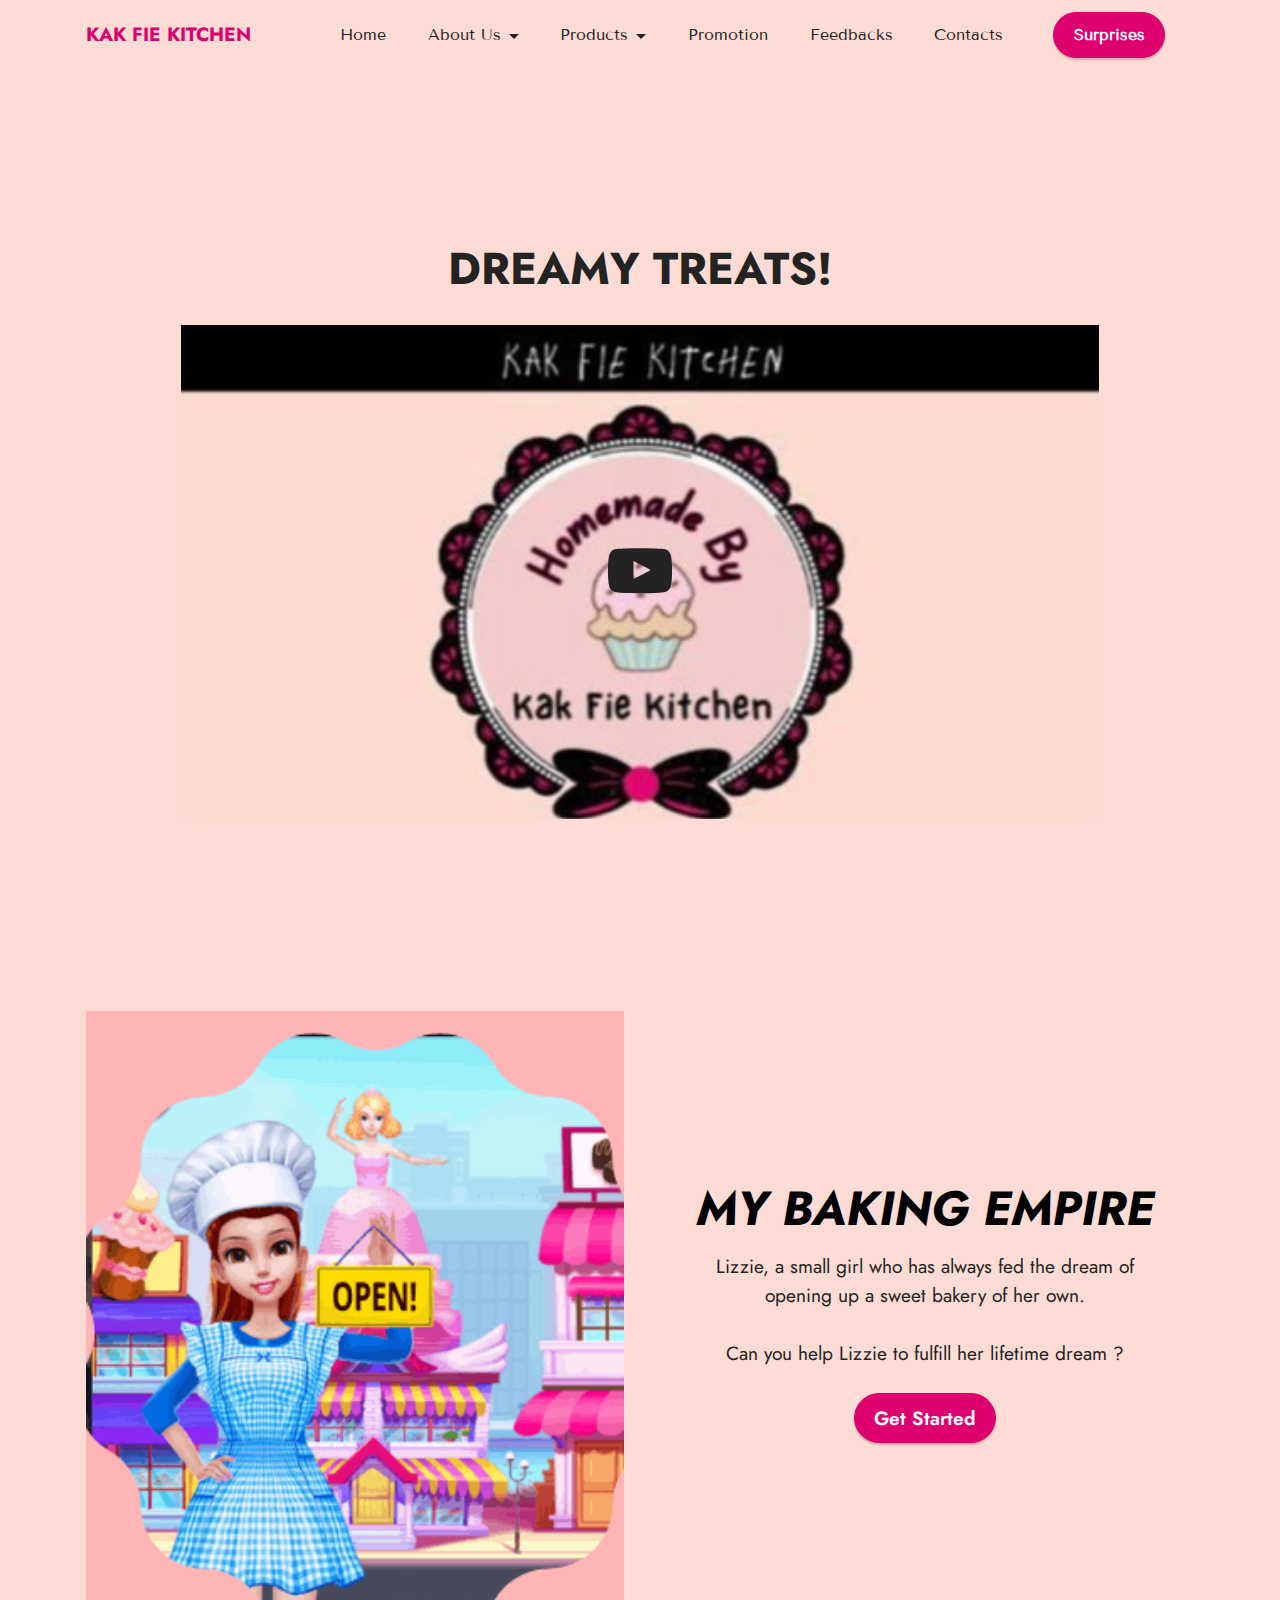
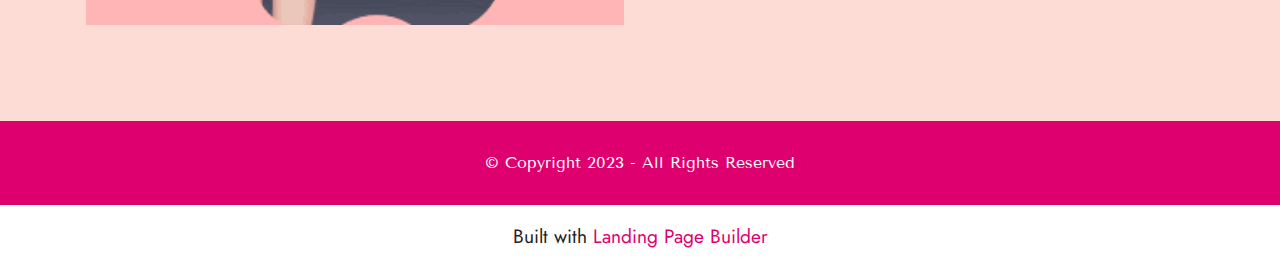
<file: page6.html>
<!DOCTYPE html>
<html  >
<head>
  <!-- Site made with Mobirise Website Builder v5.8.14, https://mobirise.com -->
  <meta charset="UTF-8">
  <meta http-equiv="X-UA-Compatible" content="IE=edge">
  <meta name="generator" content="Mobirise v5.8.14, mobirise.com">
  <meta name="viewport" content="width=device-width, initial-scale=1, minimum-scale=1">
  <link rel="shortcut icon" href="assets/images/logo-website-128x128-1.png" type="image/x-icon">
  <meta name="description" content="">
  
  
  <title>Surprise</title>
  <link rel="stylesheet" href="assets/web/assets/mobirise-icons2/mobirise2.css">
  <link rel="stylesheet" href="assets/bootstrap/css/bootstrap.min.css">
  <link rel="stylesheet" href="assets/bootstrap/css/bootstrap-grid.min.css">
  <link rel="stylesheet" href="assets/bootstrap/css/bootstrap-reboot.min.css">
  <link rel="stylesheet" href="assets/dropdown/css/style.css">
  <link rel="stylesheet" href="assets/socicon/css/styles.css">
  <link rel="stylesheet" href="assets/theme/css/style.css">
  <link rel="preload" href="https://fonts.googleapis.com/css?family=Jost:100,200,300,400,500,600,700,800,900,100i,200i,300i,400i,500i,600i,700i,800i,900i&display=swap" as="style" onload="this.onload=null;this.rel='stylesheet'">
  <noscript><link rel="stylesheet" href="https://fonts.googleapis.com/css?family=Jost:100,200,300,400,500,600,700,800,900,100i,200i,300i,400i,500i,600i,700i,800i,900i&display=swap"></noscript>
  <link rel="preload" href="https://fonts.googleapis.com/css?family=Tenor+Sans:400&display=swap" as="style" onload="this.onload=null;this.rel='stylesheet'">
  <noscript><link rel="stylesheet" href="https://fonts.googleapis.com/css?family=Tenor+Sans:400&display=swap"></noscript>
  <link rel="preload" as="style" href="assets/mobirise/css/mbr-additional.css"><link rel="stylesheet" href="assets/mobirise/css/mbr-additional.css" type="text/css">

  
  
  
</head>
<body>
  
  <section data-bs-version="5.1" class="menu menu2 cid-tHiRTKvbZY" once="menu" id="menu2-1o">
    
    <nav class="navbar navbar-dropdown navbar-expand-lg">
        <div class="container">
            <div class="navbar-brand">
                
                <span class="navbar-caption-wrap"><a class="navbar-caption text-primary display-7">KAK FIE KITCHEN</a></span>
            </div>
            <button class="navbar-toggler" type="button" data-toggle="collapse" data-bs-toggle="collapse" data-target="#navbarSupportedContent" data-bs-target="#navbarSupportedContent" aria-controls="navbarNavAltMarkup" aria-expanded="false" aria-label="Toggle navigation">
                <div class="hamburger">
                    <span></span>
                    <span></span>
                    <span></span>
                    <span></span>
                </div>
            </button>
            <div class="collapse navbar-collapse" id="navbarSupportedContent">
                <ul class="navbar-nav nav-dropdown" data-app-modern-menu="true"><li class="nav-item"><a class="nav-link link text-black display-4" href="index.html#header11-2">Home</a></li>
                    <li class="nav-item dropdown"><a class="nav-link link dropdown-toggle text-black display-4" href="page1.html#header11-4" data-toggle="dropdown-submenu" data-bs-toggle="dropdown" data-bs-auto-close="outside" aria-expanded="false">About Us</a><div class="dropdown-menu" aria-labelledby="dropdown-182"><a class="show dropdown-item text-black display-4" href="page1.html#content4-2o">History</a><a class="dropdown-item show text-black display-4" href="page1.html#features1-2y" aria-expanded="false">Vision</a><a class="dropdown-item text-black display-4" href="page1.html#team1-2l">Team</a><a class="show dropdown-item text-black display-4" href="page1.html#map3-2z">Location</a></div></li>
                    <li class="nav-item dropdown"><a class="nav-link link dropdown-toggle text-black display-4" href="page2.html#header11-h" data-toggle="dropdown-submenu" data-bs-toggle="dropdown" data-bs-auto-close="outside" aria-expanded="false">Products</a><div class="dropdown-menu" aria-labelledby="dropdown-940"><a class="dropdown-item text-black display-4" href="page2.html#gallery5-3l" aria-expanded="false">Top Products</a><a class="dropdown-item text-black display-4" href="page2.html#gallery5-3k">Others</a></div>
                    </li><li class="nav-item"><a class="nav-link link show text-black display-4" href="page3.html#header11-s" aria-expanded="false">Promotion</a></li><li class="nav-item"><a class="nav-link link text-black display-4" href="page4.html#header11-13">Feedbacks</a></li><li class="nav-item"><a class="nav-link link show text-black display-4" href="page5.html#header11-1e" aria-expanded="false">Contacts</a></li></ul>
                
                <div class="navbar-buttons mbr-section-btn"><a class="btn btn-primary display-4" href="page6.html#header11-1p">Surprises</a></div>
            </div>
        </div>
    </nav>
</section>

<section data-bs-version="5.1" class="video1 cid-tJPdkeyyuy" id="video1-3o">
    
    
    <div class="align-center container">
        <div class="mbr-section-head">
            <h4 class="mbr-section-title mbr-fonts-style mb-0 display-2"><strong><br></strong><strong><br></strong><br><strong>DREAMY TREATS!</strong></h4>
            
        </div>
        <div class="row justify-content-center mt-4">
            <div class="col-12 col-lg-10">
                <div class="box">
                    <div class="mbr-media show-modal align-center" data-modal=".modalWindow">
                        <img src="assets/images/photo1689190497-1-513x290.jpeg" alt="Mobirise Website Builder">
                        <div class="icon-wrap">
                            <span class="mbr-iconfont socicon-youtube socicon"></span>
                        </div>
                    </div>
                </div>
            </div>
        </div>
    </div>
    <div>
        <div class="modalWindow" style="display: none;">
            <div class="modalWindow-container">
                <div class="modalWindow-video-container">
                    <div class="modalWindow-video">
                        <iframe width="100%" height="100%" frameborder="0" allowfullscreen="1" data-src="https://youtu.be/_LjgY3y5b_c"></iframe>
                    </div>
                    <a class="close" role="button" data-dismiss="modal" data-bs-dismiss="modal">
                        <span aria-hidden="true" class="mbr-iconfont mobi-mbri-close mobi-mbri closeModal"></span>
                        <span class="sr-only visually-hidden">Close</span>
                    </a>
                </div>
            </div>
        </div>
    </div>
</section>

<section data-bs-version="5.1" class="header11 cid-tHuSXbr825" id="header11-2h">

    

    
    

    <div class="container">
        <div class="row justify-content-center">
            <div class="col-12 col-md-6 image-wrapper">
                <img class="w-100" src="assets/images/cakemaker-500x500.png" alt="Mobirise Website Builder">
            </div>
            <div class="col-12 col-md">
                <div class="text-wrapper text-center">
                    <h1 class="mbr-section-title mbr-fonts-style mb-3 display-1">
                        <strong><em>MY BAKING EMPIRE</em></strong></h1>
                    <p class="mbr-text mbr-fonts-style display-7">
                        Lizzie, a small girl who has always fed the dream of opening up a sweet bakery of her own.<br><br>Can you help Lizzie to fulfill her lifetime dream ?<br></p>
                    <div class="mbr-section-btn mt-3"><a class="btn btn-primary display-7" href="https://play.google.com/store/apps/details?id=com.cocoplay.sweet.bakery&hl=en&gl=US" target="_blank">Get Started</a></div>
                </div>
            </div>
        </div>
    </div>
</section>

<section data-bs-version="5.1" class="footer7 cid-tHiRU0p4i6" once="footers" id="footer7-1x">

    

    

    <div class="container">
        <div class="row align-center mbr-white">
            <div class="col-12">
                <p class="mbr-text mb-0 mbr-fonts-style display-4">
                    © Copyright 2023 - All Rights Reserved
                </p>
            </div>
        </div>
    </div>
</section><section class="display-7" style="padding: 0;align-items: center;justify-content: center;flex-wrap: wrap;    align-content: center;display: flex;position: relative;height: 4rem;"><a href="https://mobiri.se/3035469" style="flex: 1 1;height: 4rem;position: absolute;width: 100%;z-index: 1;"><img alt="" style="height: 4rem;" src="[data-uri]"></a><p style="margin: 0;text-align: center;" class="display-7">Built with &#8204;</p><a style="z-index:1" href="https://mobirise.com/builder/landing-page-builder.html">Landing Page Builder</a></section><script src="assets/bootstrap/js/bootstrap.bundle.min.js"></script>  <script src="assets/web/assets/cookies-alert-plugin/cookies-alert-core.js"></script>  <script src="assets/web/assets/cookies-alert-plugin/cookies-alert-script.js"></script>  <script src="assets/smoothscroll/smooth-scroll.js"></script>  <script src="assets/ytplayer/index.js"></script>  <script src="assets/playervimeo/vimeo_player.js"></script>  <script src="assets/dropdown/js/navbar-dropdown.js"></script>  <script src="assets/theme/js/script.js"></script>  
  
  
</body>
</html>
</file>
<file: assets/web/assets/mobirise-icons2/mobirise2.css>
@font-face {
  font-family: 'Moririse2';
  font-display: swap;
  src:  url('mobirise2.eot?f2bix4');
  src:  url('mobirise2.eot?f2bix4#iefix') format('embedded-opentype'),
    url('mobirise2.ttf?f2bix4') format('truetype'),
    url('mobirise2.woff?f2bix4') format('woff'),
    url('mobirise2.svg?f2bix4#mobirise2') format('svg');
  font-weight: normal;
  font-style: normal;
}

[class^="mobi-"], [class*=" mobi-"] {
  /* use !important to prevent issues with browser extensions that change fonts */
  font-family: 'Moririse2' !important;
  speak: none;
  font-style: normal;
  font-weight: normal;
  font-variant: normal;
  text-transform: none;
  line-height: 1;

  /* Better Font Rendering =========== */
  -webkit-font-smoothing: antialiased;
  -moz-osx-font-smoothing: grayscale;
}

.mobi-mbri-add-submenu:before {
  content: "\e900";
}
.mobi-mbri-alert:before {
  content: "\e901";
}
.mobi-mbri-align-center:before {
  content: "\e902";
}
.mobi-mbri-align-justify:before {
  content: "\e903";
}
.mobi-mbri-align-left:before {
  content: "\e904";
}
.mobi-mbri-align-right:before {
  content: "\e905";
}
.mobi-mbri-android:before {
  content: "\e906";
}
.mobi-mbri-apple:before {
  content: "\e907";
}
.mobi-mbri-arrow-down:before {
  content: "\e908";
}
.mobi-mbri-arrow-next:before {
  content: "\e909";
}
.mobi-mbri-arrow-prev:before {
  content: "\e90a";
}
.mobi-mbri-arrow-up:before {
  content: "\e90b";
}
.mobi-mbri-bold:before {
  content: "\e90c";
}
.mobi-mbri-bookmark:before {
  content: "\e90d";
}
.mobi-mbri-bootstrap:before {
  content: "\e90e";
}
.mobi-mbri-briefcase:before {
  content: "\e90f";
}
.mobi-mbri-browse:before {
  content: "\e910";
}
.mobi-mbri-bulleted-list:before {
  content: "\e911";
}
.mobi-mbri-calendar:before {
  content: "\e912";
}
.mobi-mbri-camera:before {
  content: "\e913";
}
.mobi-mbri-cart-add:before {
  content: "\e914";
}
.mobi-mbri-cart-full:before {
  content: "\e915";
}
.mobi-mbri-cash:before {
  content: "\e916";
}
.mobi-mbri-change-style:before {
  content: "\e917";
}
.mobi-mbri-chat:before {
  content: "\e918";
}
.mobi-mbri-clock:before {
  content: "\e919";
}
.mobi-mbri-close:before {
  content: "\e91a";
}
.mobi-mbri-cloud:before {
  content: "\e91b";
}
.mobi-mbri-code:before {
  content: "\e91c";
}
.mobi-mbri-contact-form:before {
  content: "\e91d";
}
.mobi-mbri-credit-card:before {
  content: "\e91e";
}
.mobi-mbri-cursor-click:before {
  content: "\e91f";
}
.mobi-mbri-cust-feedback:before {
  content: "\e920";
}
.mobi-mbri-database:before {
  content: "\e921";
}
.mobi-mbri-delivery:before {
  content: "\e922";
}
.mobi-mbri-desktop:before {
  content: "\e923";
}
.mobi-mbri-devices:before {
  content: "\e924";
}
.mobi-mbri-down:before {
  content: "\e925";
}
.mobi-mbri-download-2:before {
  content: "\e926";
}
.mobi-mbri-download:before {
  content: "\e927";
}
.mobi-mbri-drag-n-drop-2:before {
  content: "\e928";
}
.mobi-mbri-drag-n-drop:before {
  content: "\e929";
}
.mobi-mbri-edit-2:before {
  content: "\e92a";
}
.mobi-mbri-edit:before {
  content: "\e92b";
}
.mobi-mbri-error:before {
  content: "\e92c";
}
.mobi-mbri-extension:before {
  content: "\e92d";
}
.mobi-mbri-features:before {
  content: "\e92e";
}
.mobi-mbri-file:before {
  content: "\e92f";
}
.mobi-mbri-flag:before {
  content: "\e930";
}
.mobi-mbri-folder:before {
  content: "\e931";
}
.mobi-mbri-gift:before {
  content: "\e932";
}
.mobi-mbri-github:before {
  content: "\e933";
}
.mobi-mbri-globe-2:before {
  content: "\e934";
}
.mobi-mbri-globe:before {
  content: "\e935";
}
.mobi-mbri-growing-chart:before {
  content: "\e936";
}
.mobi-mbri-hearth:before {
  content: "\e937";
}
.mobi-mbri-help:before {
  content: "\e938";
}
.mobi-mbri-home:before {
  content: "\e939";
}
.mobi-mbri-hot-cup:before {
  content: "\e93a";
}
.mobi-mbri-idea:before {
  content: "\e93b";
}
.mobi-mbri-image-gallery:before {
  content: "\e93c";
}
.mobi-mbri-image-slider:before {
  content: "\e93d";
}
.mobi-mbri-info:before {
  content: "\e93e";
}
.mobi-mbri-italic:before {
  content: "\e93f";
}
.mobi-mbri-key:before {
  content: "\e940";
}
.mobi-mbri-laptop:before {
  content: "\e941";
}
.mobi-mbri-layers:before {
  content: "\e942";
}
.mobi-mbri-left-right:before {
  content: "\e943";
}
.mobi-mbri-left:before {
  content: "\e944";
}
.mobi-mbri-letter:before {
  content: "\e945";
}
.mobi-mbri-like:before {
  content: "\e946";
}
.mobi-mbri-link:before {
  content: "\e947";
}
.mobi-mbri-lock:before {
  content: "\e948";
}
.mobi-mbri-login:before {
  content: "\e949";
}
.mobi-mbri-logout:before {
  content: "\e94a";
}
.mobi-mbri-magic-stick:before {
  content: "\e94b";
}
.mobi-mbri-map-pin:before {
  content: "\e94c";
}
.mobi-mbri-menu:before {
  content: "\e94d";
}
.mobi-mbri-mobile-2:before {
  content: "\e94e";
}
.mobi-mbri-mobile-horizontal:before {
  content: "\e94f";
}
.mobi-mbri-mobile:before {
  content: "\e950";
}
.mobi-mbri-mobirise:before {
  content: "\e951";
}
.mobi-mbri-more-horizontal:before {
  content: "\e952";
}
.mobi-mbri-more-vertical:before {
  content: "\e953";
}
.mobi-mbri-music:before {
  content: "\e954";
}
.mobi-mbri-new-file:before {
  content: "\e955";
}
.mobi-mbri-numbered-list:before {
  content: "\e956";
}
.mobi-mbri-opened-folder:before {
  content: "\e957";
}
.mobi-mbri-pages:before {
  content: "\e958";
}
.mobi-mbri-paper-plane:before {
  content: "\e959";
}
.mobi-mbri-paperclip:before {
  content: "\e95a";
}
.mobi-mbri-phone:before {
  content: "\e95b";
}
.mobi-mbri-photo:before {
  content: "\e95c";
}
.mobi-mbri-photos:before {
  content: "\e95d";
}
.mobi-mbri-pin:before {
  content: "\e95e";
}
.mobi-mbri-play:before {
  content: "\e95f";
}
.mobi-mbri-plus:before {
  content: "\e960";
}
.mobi-mbri-preview:before {
  content: "\e961";
}
.mobi-mbri-print:before {
  content: "\e962";
}
.mobi-mbri-protect:before {
  content: "\e963";
}
.mobi-mbri-question:before {
  content: "\e964";
}
.mobi-mbri-quote-left:before {
  content: "\e965";
}
.mobi-mbri-quote-right:before {
  content: "\e966";
}
.mobi-mbri-redo:before {
  content: "\e967";
}
.mobi-mbri-refresh:before {
  content: "\e968";
}
.mobi-mbri-responsive-2:before {
  content: "\e969";
}
.mobi-mbri-responsive:before {
  content: "\e96a";
}
.mobi-mbri-right:before {
  content: "\e96b";
}
.mobi-mbri-rocket:before {
  content: "\e96c";
}
.mobi-mbri-sad-face:before {
  content: "\e96d";
}
.mobi-mbri-sale:before {
  content: "\e96e";
}
.mobi-mbri-save:before {
  content: "\e96f";
}
.mobi-mbri-search:before {
  content: "\e970";
}
.mobi-mbri-setting-2:before {
  content: "\e971";
}
.mobi-mbri-setting-3:before {
  content: "\e972";
}
.mobi-mbri-setting:before {
  content: "\e973";
}
.mobi-mbri-share:before {
  content: "\e974";
}
.mobi-mbri-shopping-bag:before {
  content: "\e975";
}
.mobi-mbri-shopping-basket:before {
  content: "\e976";
}
.mobi-mbri-shopping-cart:before {
  content: "\e977";
}
.mobi-mbri-sites:before {
  content: "\e978";
}
.mobi-mbri-smile-face:before {
  content: "\e979";
}
.mobi-mbri-speed:before {
  content: "\e97a";
}
.mobi-mbri-star:before {
  content: "\e97b";
}
.mobi-mbri-success:before {
  content: "\e97c";
}
.mobi-mbri-sun:before {
  content: "\e97d";
}
.mobi-mbri-sun2:before {
  content: "\e97e";
}
.mobi-mbri-tablet-vertical:before {
  content: "\e97f";
}
.mobi-mbri-tablet:before {
  content: "\e980";
}
.mobi-mbri-target:before {
  content: "\e981";
}
.mobi-mbri-timer:before {
  content: "\e982";
}
.mobi-mbri-to-ftp:before {
  content: "\e983";
}
.mobi-mbri-to-local-drive:before {
  content: "\e984";
}
.mobi-mbri-touch-swipe:before {
  content: "\e985";
}
.mobi-mbri-touch:before {
  content: "\e986";
}
.mobi-mbri-trash:before {
  content: "\e987";
}
.mobi-mbri-underline:before {
  content: "\e988";
}
.mobi-mbri-undo:before {
  content: "\e989";
}
.mobi-mbri-unlink:before {
  content: "\e98a";
}
.mobi-mbri-unlock:before {
  content: "\e98b";
}
.mobi-mbri-up-down:before {
  content: "\e98c";
}
.mobi-mbri-up:before {
  content: "\e98d";
}
.mobi-mbri-update:before {
  content: "\e98e";
}
.mobi-mbri-upload-2:before {
  content: "\e98f";
}
.mobi-mbri-upload:before {
  content: "\e990";
}
.mobi-mbri-user-2:before {
  content: "\e991";
}
.mobi-mbri-user:before {
  content: "\e992";
}
.mobi-mbri-users:before {
  content: "\e993";
}
.mobi-mbri-video-play:before {
  content: "\e994";
}
.mobi-mbri-video:before {
  content: "\e995";
}
.mobi-mbri-watch:before {
  content: "\e996";
}
.mobi-mbri-website-theme-2:before {
  content: "\e997";
}
.mobi-mbri-website-theme:before {
  content: "\e998";
}
.mobi-mbri-wifi:before {
  content: "\e999";
}
.mobi-mbri-windows:before {
  content: "\e99a";
}
.mobi-mbri-zoom-in:before {
  content: "\e99b";
}
.mobi-mbri-zoom-out:before {
  content: "\e99c";
}
</file>
<file: assets/dropdown/css/style.css>
.navbar-dropdown {
  left: 0;
  padding: 0;
  position: absolute;
  right: 0;
  top: 0;
  transition: all 0.45s ease;
  z-index: 1030;
  background: #282828; }
  .navbar-dropdown .navbar-logo {
    margin-right: 0.8rem;
    transition: margin 0.3s ease-in-out;
    vertical-align: middle; }
    .navbar-dropdown .navbar-logo img {
      height: 3.125rem;
      transition: all 0.3s ease-in-out; }
    .navbar-dropdown .navbar-logo.mbr-iconfont {
      font-size: 3.125rem;
      line-height: 3.125rem; }
  .navbar-dropdown .navbar-caption {
    font-weight: 700;
    white-space: normal;
    vertical-align: -4px;
    line-height: 3.125rem !important; }
    .navbar-dropdown .navbar-caption, .navbar-dropdown .navbar-caption:hover {
      color: inherit;
      text-decoration: none; }
  .navbar-dropdown .mbr-iconfont + .navbar-caption {
    vertical-align: -1px; }
  .navbar-dropdown.navbar-fixed-top {
    position: fixed; }
  .navbar-dropdown .navbar-brand span {
    vertical-align: -4px; }
  .navbar-dropdown.bg-color.transparent {
    background: none; }
  .navbar-dropdown.navbar-short .navbar-brand {
    padding: 0.625rem 0; }
    .navbar-dropdown.navbar-short .navbar-brand span {
      vertical-align: -1px; }
  .navbar-dropdown.navbar-short .navbar-caption {
    line-height: 2.375rem !important;
    vertical-align: -2px; }
  .navbar-dropdown.navbar-short .navbar-logo {
    margin-right: 0.5rem; }
    .navbar-dropdown.navbar-short .navbar-logo img {
      height: 2.375rem; }
    .navbar-dropdown.navbar-short .navbar-logo.mbr-iconfont {
      font-size: 2.375rem;
      line-height: 2.375rem; }
  .navbar-dropdown.navbar-short .mbr-table-cell {
    height: 3.625rem; }
  .navbar-dropdown .navbar-close {
    left: 0.6875rem;
    position: fixed;
    top: 0.75rem;
    z-index: 1000; }
  .navbar-dropdown .hamburger-icon {
    content: "";
    display: inline-block;
    vertical-align: middle;
    width: 16px;
    -webkit-box-shadow: 0 -6px 0 1px #282828,0 0 0 1px #282828,0 6px 0 1px #282828;
    -moz-box-shadow: 0 -6px 0 1px #282828,0 0 0 1px #282828,0 6px 0 1px #282828;
    box-shadow: 0 -6px 0 1px #282828,0 0 0 1px #282828,0 6px 0 1px #282828; }

.dropdown-menu .dropdown-toggle[data-toggle="dropdown-submenu"]::after {
  border-bottom: 0.35em solid transparent;
  border-left: 0.35em solid;
  border-right: 0;
  border-top: 0.35em solid transparent;
  margin-left: 0.3rem; }

.dropdown-menu .dropdown-item:focus {
  outline: 0; }

.nav-dropdown {
  font-size: 0.75rem;
  font-weight: 500;
  height: auto !important; }
  .nav-dropdown .nav-btn {
    padding-left: 1rem; }
  .nav-dropdown .link {
    margin: .667em 1.667em;
    font-weight: 500;
    padding: 0;
    transition: color .2s ease-in-out; }
    .nav-dropdown .link.dropdown-toggle {
      margin-right: 2.583em; }
      .nav-dropdown .link.dropdown-toggle::after {
        margin-left: .25rem;
        border-top: 0.35em solid;
        border-right: 0.35em solid transparent;
        border-left: 0.35em solid transparent;
        border-bottom: 0; }
      .nav-dropdown .link.dropdown-toggle[aria-expanded="true"] {
        margin: 0;
        padding: 0.667em 3.263em  0.667em 1.667em; }
  .nav-dropdown .link::after,
  .nav-dropdown .dropdown-item::after {
    color: inherit; }
  .nav-dropdown .btn {
    font-size: 0.75rem;
    font-weight: 700;
    letter-spacing: 0;
    margin-bottom: 0;
    padding-left: 1.25rem;
    padding-right: 1.25rem; }
  .nav-dropdown .dropdown-menu {
    border-radius: 0;
    border: 0;
    left: 0;
    margin: 0;
    padding-bottom: 1.25rem;
    padding-top: 1.25rem;
    position: relative; }
  .nav-dropdown .dropdown-submenu {
    margin-left: 0.125rem;
    top: 0; }
  .nav-dropdown .dropdown-item {
    font-weight: 500;
    line-height: 2;
    padding: 0.3846em 4.615em 0.3846em 1.5385em;
    position: relative;
    transition: color .2s ease-in-out, background-color .2s ease-in-out; }
    .nav-dropdown .dropdown-item::after {
      margin-top: -0.3077em;
      position: absolute;
      right: 1.1538em;
      top: 50%; }
    .nav-dropdown .dropdown-item:focus, .nav-dropdown .dropdown-item:hover {
      background: none; }

@media (max-width: 767px) {
  .nav-dropdown.navbar-toggleable-sm {
    bottom: 0;
    display: none;
    left: 0;
    overflow-x: hidden;
    position: fixed;
    top: 0;
    transform: translateX(-100%);
    -ms-transform: translateX(-100%);
    -webkit-transform: translateX(-100%);
    width: 18.75rem;
    z-index: 999; } }
.nav-dropdown.navbar-toggleable-xl {
  bottom: 0;
  display: none;
  left: 0;
  overflow-x: hidden;
  position: fixed;
  top: 0;
  transform: translateX(-100%);
  -ms-transform: translateX(-100%);
  -webkit-transform: translateX(-100%);
  width: 18.75rem;
  z-index: 999; }

.nav-dropdown-sm {
  display: block !important;
  overflow-x: hidden;
  overflow: auto;
  padding-top: 3.875rem; }
  .nav-dropdown-sm::after {
    content: "";
    display: block;
    height: 3rem;
    width: 100%; }
  .nav-dropdown-sm.collapse.in ~ .navbar-close {
    display: block !important; }
  .nav-dropdown-sm.collapsing, .nav-dropdown-sm.collapse.in {
    transform: translateX(0);
    -ms-transform: translateX(0);
    -webkit-transform: translateX(0);
    transition: all 0.25s ease-out;
    -webkit-transition: all 0.25s ease-out;
    background: #282828; }
  .nav-dropdown-sm.collapsing[aria-expanded="false"] {
    transform: translateX(-100%);
    -ms-transform: translateX(-100%);
    -webkit-transform: translateX(-100%); }
  .nav-dropdown-sm .nav-item {
    display: block;
    margin-left: 0 !important;
    padding-left: 0; }
  .nav-dropdown-sm .link,
  .nav-dropdown-sm .dropdown-item {
    border-top: 1px dotted rgba(255, 255, 255, 0.1);
    font-size: 0.8125rem;
    line-height: 1.6;
    margin: 0 !important;
    padding: 0.875rem 2.4rem 0.875rem 1.5625rem !important;
    position: relative;
    white-space: normal; }
    .nav-dropdown-sm .link:focus, .nav-dropdown-sm .link:hover,
    .nav-dropdown-sm .dropdown-item:focus,
    .nav-dropdown-sm .dropdown-item:hover {
      background: rgba(0, 0, 0, 0.2) !important;
      color: #c0a375; }
  .nav-dropdown-sm .nav-btn {
    position: relative;
    padding: 1.5625rem 1.5625rem 0 1.5625rem; }
    .nav-dropdown-sm .nav-btn::before {
      border-top: 1px dotted rgba(255, 255, 255, 0.1);
      content: "";
      left: 0;
      position: absolute;
      top: 0;
      width: 100%; }
    .nav-dropdown-sm .nav-btn + .nav-btn {
      padding-top: 0.625rem; }
      .nav-dropdown-sm .nav-btn + .nav-btn::before {
        display: none; }
  .nav-dropdown-sm .btn {
    padding: 0.625rem 0; }
  .nav-dropdown-sm .dropdown-toggle[data-toggle="dropdown-submenu"]::after {
    margin-left: .25rem;
    border-top: 0.35em solid;
    border-right: 0.35em solid transparent;
    border-left: 0.35em solid transparent;
    border-bottom: 0; }
  .nav-dropdown-sm .dropdown-toggle[data-toggle="dropdown-submenu"][aria-expanded="true"]::after {
    border-top: 0;
    border-right: 0.35em solid transparent;
    border-left: 0.35em solid transparent;
    border-bottom: 0.35em solid; }
  .nav-dropdown-sm .dropdown-menu {
    margin: 0;
    padding: 0;
    position: relative;
    top: 0;
    left: 0;
    width: 100%;
    border: 0;
    float: none;
    border-radius: 0;
    background: none; }
  .nav-dropdown-sm .dropdown-submenu {
    left: 100%;
    margin-left: 0.125rem;
    margin-top: -1.25rem;
    top: 0; }

.navbar-toggleable-sm .nav-dropdown .dropdown-menu {
  position: absolute; }

.navbar-toggleable-sm .nav-dropdown .dropdown-submenu {
  left: 100%;
  margin-left: 0.125rem;
  margin-top: -1.25rem;
  top: 0; }

.navbar-toggleable-sm.opened .nav-dropdown .dropdown-menu {
  position: relative; }

.navbar-toggleable-sm.opened .nav-dropdown .dropdown-submenu {
  left: 0;
  margin-left: 00rem;
  margin-top: 0rem;
  top: 0; }

.is-builder .nav-dropdown.collapsing {
  transition: none !important; }
</file>
<file: assets/socicon/css/styles.css>
@charset "UTF-8";

@font-face {
  font-family: 'Socicon';
  src:  url('../fonts/socicon.eot');
  src:  url('../fonts/socicon.eot?#iefix') format('embedded-opentype'),
    url('../fonts/socicon.woff2') format('woff2'),
    url('../fonts/socicon.ttf') format('truetype'),
    url('../fonts/socicon.woff') format('woff'),
    url('../fonts/socicon.svg#socicon') format('svg');
  font-weight: normal;
  font-style: normal;
  font-display: swap;
}

[data-icon]:before {
  font-family: "socicon" !important;
  content: attr(data-icon);
  font-style: normal !important;
  font-weight: normal !important;
  font-variant: normal !important;
  text-transform: none !important;
  speak: none;
  line-height: 1;
  -webkit-font-smoothing: antialiased;
  -moz-osx-font-smoothing: grayscale;
}

[class^="socicon-"], [class*=" socicon-"] {
  /* use !important to prevent issues with browser extensions that change fonts */
  font-family: 'Socicon' !important;
  speak: none;
  font-style: normal;
  font-weight: normal;
  font-variant: normal;
  text-transform: none;
  line-height: 1;

  /* Better Font Rendering =========== */
  -webkit-font-smoothing: antialiased;
  -moz-osx-font-smoothing: grayscale;
}

.socicon-eitaa:before {
  content: "\e97c";
}
.socicon-soroush:before {
  content: "\e97d";
}
.socicon-bale:before {
  content: "\e97e";
}
.socicon-zazzle:before {
  content: "\e97b";
}
.socicon-society6:before {
  content: "\e97a";
}
.socicon-redbubble:before {
  content: "\e979";
}
.socicon-avvo:before {
  content: "\e978";
}
.socicon-stitcher:before {
  content: "\e977";
}
.socicon-googlehangouts:before {
  content: "\e974";
}
.socicon-dlive:before {
  content: "\e975";
}
.socicon-vsco:before {
  content: "\e976";
}
.socicon-flipboard:before {
  content: "\e973";
}
.socicon-ubuntu:before {
  content: "\e958";
}
.socicon-artstation:before {
  content: "\e959";
}
.socicon-invision:before {
  content: "\e95a";
}
.socicon-torial:before {
  content: "\e95b";
}
.socicon-collectorz:before {
  content: "\e95c";
}
.socicon-seenthis:before {
  content: "\e95d";
}
.socicon-googleplaymusic:before {
  content: "\e95e";
}
.socicon-debian:before {
  content: "\e95f";
}
.socicon-filmfreeway:before {
  content: "\e960";
}
.socicon-gnome:before {
  content: "\e961";
}
.socicon-itchio:before {
  content: "\e962";
}
.socicon-jamendo:before {
  content: "\e963";
}
.socicon-mix:before {
  content: "\e964";
}
.socicon-sharepoint:before {
  content: "\e965";
}
.socicon-tinder:before {
  content: "\e966";
}
.socicon-windguru:before {
  content: "\e967";
}
.socicon-cdbaby:before {
  content: "\e968";
}
.socicon-elementaryos:before {
  content: "\e969";
}
.socicon-stage32:before {
  content: "\e96a";
}
.socicon-tiktok:before {
  content: "\e96b";
}
.socicon-gitter:before {
  content: "\e96c";
}
.socicon-letterboxd:before {
  content: "\e96d";
}
.socicon-threema:before {
  content: "\e96e";
}
.socicon-splice:before {
  content: "\e96f";
}
.socicon-metapop:before {
  content: "\e970";
}
.socicon-naver:before {
  content: "\e971";
}
.socicon-remote:before {
  content: "\e972";
}
.socicon-internet:before {
  content: "\e957";
}
.socicon-moddb:before {
  content: "\e94b";
}
.socicon-indiedb:before {
  content: "\e94c";
}
.socicon-traxsource:before {
  content: "\e94d";
}
.socicon-gamefor:before {
  content: "\e94e";
}
.socicon-pixiv:before {
  content: "\e94f";
}
.socicon-myanimelist:before {
  content: "\e950";
}
.socicon-blackberry:before {
  content: "\e951";
}
.socicon-wickr:before {
  content: "\e952";
}
.socicon-spip:before {
  content: "\e953";
}
.socicon-napster:before {
  content: "\e954";
}
.socicon-beatport:before {
  content: "\e955";
}
.socicon-hackerone:before {
  content: "\e956";
}
.socicon-hackernews:before {
  content: "\e946";
}
.socicon-smashwords:before {
  content: "\e947";
}
.socicon-kobo:before {
  content: "\e948";
}
.socicon-bookbub:before {
  content: "\e949";
}
.socicon-mailru:before {
  content: "\e94a";
}
.socicon-gitlab:before {
  content: "\e945";
}
.socicon-instructables:before {
  content: "\e944";
}
.socicon-portfolio:before {
  content: "\e943";
}
.socicon-codered:before {
  content: "\e940";
}
.socicon-origin:before {
  content: "\e941";
}
.socicon-nextdoor:before {
  content: "\e942";
}
.socicon-udemy:before {
  content: "\e93f";
}
.socicon-livemaster:before {
  content: "\e93e";
}
.socicon-crunchbase:before {
  content: "\e93b";
}
.socicon-homefy:before {
  content: "\e93c";
}
.socicon-calendly:before {
  content: "\e93d";
}
.socicon-realtor:before {
  content: "\e90f";
}
.socicon-tidal:before {
  content: "\e910";
}
.socicon-qobuz:before {
  content: "\e911";
}
.socicon-natgeo:before {
  content: "\e912";
}
.socicon-mastodon:before {
  content: "\e913";
}
.socicon-unsplash:before {
  content: "\e914";
}
.socicon-homeadvisor:before {
  content: "\e915";
}
.socicon-angieslist:before {
  content: "\e916";
}
.socicon-codepen:before {
  content: "\e917";
}
.socicon-slack:before {
  content: "\e918";
}
.socicon-openaigym:before {
  content: "\e919";
}
.socicon-logmein:before {
  content: "\e91a";
}
.socicon-fiverr:before {
  content: "\e91b";
}
.socicon-gotomeeting:before {
  content: "\e91c";
}
.socicon-aliexpress:before {
  content: "\e91d";
}
.socicon-guru:before {
  content: "\e91e";
}
.socicon-appstore:before {
  content: "\e91f";
}
.socicon-homes:before {
  content: "\e920";
}
.socicon-zoom:before {
  content: "\e921";
}
.socicon-alibaba:before {
  content: "\e922";
}
.socicon-craigslist:before {
  content: "\e923";
}
.socicon-wix:before {
  content: "\e924";
}
.socicon-redfin:before {
  content: "\e925";
}
.socicon-googlecalendar:before {
  content: "\e926";
}
.socicon-shopify:before {
  content: "\e927";
}
.socicon-freelancer:before {
  content: "\e928";
}
.socicon-seedrs:before {
  content: "\e929";
}
.socicon-bing:before {
  content: "\e92a";
}
.socicon-doodle:before {
  content: "\e92b";
}
.socicon-bonanza:before {
  content: "\e92c";
}
.socicon-squarespace:before {
  content: "\e92d";
}
.socicon-toptal:before {
  content: "\e92e";
}
.socicon-gust:before {
  content: "\e92f";
}
.socicon-ask:before {
  content: "\e930";
}
.socicon-trulia:before {
  content: "\e931";
}
.socicon-loomly:before {
  content: "\e932";
}
.socicon-ghost:before {
  content: "\e933";
}
.socicon-upwork:before {
  content: "\e934";
}
.socicon-fundable:before {
  content: "\e935";
}
.socicon-booking:before {
  content: "\e936";
}
.socicon-googlemaps:before {
  content: "\e937";
}
.socicon-zillow:before {
  content: "\e938";
}
.socicon-niconico:before {
  content: "\e939";
}
.socicon-toneden:before {
  content: "\e93a";
}
.socicon-augment:before {
  content: "\e908";
}
.socicon-bitbucket:before {
  content: "\e909";
}
.socicon-fyuse:before {
  content: "\e90a";
}
.socicon-yt-gaming:before {
  content: "\e90b";
}
.socicon-sketchfab:before {
  content: "\e90c";
}
.socicon-mobcrush:before {
  content: "\e90d";
}
.socicon-microsoft:before {
  content: "\e90e";
}
.socicon-pandora:before {
  content: "\e907";
}
.socicon-messenger:before {
  content: "\e906";
}
.socicon-gamewisp:before {
  content: "\e905";
}
.socicon-bloglovin:before {
  content: "\e904";
}
.socicon-tunein:before {
  content: "\e903";
}
.socicon-gamejolt:before {
  content: "\e901";
}
.socicon-trello:before {
  content: "\e902";
}
.socicon-spreadshirt:before {
  content: "\e900";
}
.socicon-500px:before {
  content: "\e000";
}
.socicon-8tracks:before {
  content: "\e001";
}
.socicon-airbnb:before {
  content: "\e002";
}
.socicon-alliance:before {
  content: "\e003";
}
.socicon-amazon:before {
  content: "\e004";
}
.socicon-amplement:before {
  content: "\e005";
}
.socicon-android:before {
  content: "\e006";
}
.socicon-angellist:before {
  content: "\e007";
}
.socicon-apple:before {
  content: "\e008";
}
.socicon-appnet:before {
  content: "\e009";
}
.socicon-baidu:before {
  content: "\e00a";
}
.socicon-bandcamp:before {
  content: "\e00b";
}
.socicon-battlenet:before {
  content: "\e00c";
}
.socicon-mixer:before {
  content: "\e00d";
}
.socicon-bebee:before {
  content: "\e00e";
}
.socicon-bebo:before {
  content: "\e00f";
}
.socicon-behance:before {
  content: "\e010";
}
.socicon-blizzard:before {
  content: "\e011";
}
.socicon-blogger:before {
  content: "\e012";
}
.socicon-buffer:before {
  content: "\e013";
}
.socicon-chrome:before {
  content: "\e014";
}
.socicon-coderwall:before {
  content: "\e015";
}
.socicon-curse:before {
  content: "\e016";
}
.socicon-dailymotion:before {
  content: "\e017";
}
.socicon-deezer:before {
  content: "\e018";
}
.socicon-delicious:before {
  content: "\e019";
}
.socicon-deviantart:before {
  content: "\e01a";
}
.socicon-diablo:before {
  content: "\e01b";
}
.socicon-digg:before {
  content: "\e01c";
}
.socicon-discord:before {
  content: "\e01d";
}
.socicon-disqus:before {
  content: "\e01e";
}
.socicon-douban:before {
  content: "\e01f";
}
.socicon-draugiem:before {
  content: "\e020";
}
.socicon-dribbble:before {
  content: "\e021";
}
.socicon-drupal:before {
  content: "\e022";
}
.socicon-ebay:before {
  content: "\e023";
}
.socicon-ello:before {
  content: "\e024";
}
.socicon-endomodo:before {
  content: "\e025";
}
.socicon-envato:before {
  content: "\e026";
}
.socicon-etsy:before {
  content: "\e027";
}
.socicon-facebook:before {
  content: "\e028";
}
.socicon-feedburner:before {
  content: "\e029";
}
.socicon-filmweb:before {
  content: "\e02a";
}
.socicon-firefox:before {
  content: "\e02b";
}
.socicon-flattr:before {
  content: "\e02c";
}
.socicon-flickr:before {
  content: "\e02d";
}
.socicon-formulr:before {
  content: "\e02e";
}
.socicon-forrst:before {
  content: "\e02f";
}
.socicon-foursquare:before {
  content: "\e030";
}
.socicon-friendfeed:before {
  content: "\e031";
}
.socicon-github:before {
  content: "\e032";
}
.socicon-goodreads:before {
  content: "\e033";
}
.socicon-google:before {
  content: "\e034";
}
.socicon-googlescholar:before {
  content: "\e035";
}
.socicon-googlegroups:before {
  content: "\e036";
}
.socicon-googlephotos:before {
  content: "\e037";
}
.socicon-googleplus:before {
  content: "\e038";
}
.socicon-grooveshark:before {
  content: "\e039";
}
.socicon-hackerrank:before {
  content: "\e03a";
}
.socicon-hearthstone:before {
  content: "\e03b";
}
.socicon-hellocoton:before {
  content: "\e03c";
}
.socicon-heroes:before {
  content: "\e03d";
}
.socicon-smashcast:before {
  content: "\e03e";
}
.socicon-horde:before {
  content: "\e03f";
}
.socicon-houzz:before {
  content: "\e040";
}
.socicon-icq:before {
  content: "\e041";
}
.socicon-identica:before {
  content: "\e042";
}
.socicon-imdb:before {
  content: "\e043";
}
.socicon-instagram:before {
  content: "\e044";
}
.socicon-issuu:before {
  content: "\e045";
}
.socicon-istock:before {
  content: "\e046";
}
.socicon-itunes:before {
  content: "\e047";
}
.socicon-keybase:before {
  content: "\e048";
}
.socicon-lanyrd:before {
  content: "\e049";
}
.socicon-lastfm:before {
  content: "\e04a";
}
.socicon-line:before {
  content: "\e04b";
}
.socicon-linkedin:before {
  content: "\e04c";
}
.socicon-livejournal:before {
  content: "\e04d";
}
.socicon-lyft:before {
  content: "\e04e";
}
.socicon-macos:before {
  content: "\e04f";
}
.socicon-mail:before {
  content: "\e050";
}
.socicon-medium:before {
  content: "\e051";
}
.socicon-meetup:before {
  content: "\e052";
}
.socicon-mixcloud:before {
  content: "\e053";
}
.socicon-modelmayhem:before {
  content: "\e054";
}
.socicon-mumble:before {
  content: "\e055";
}
.socicon-myspace:before {
  content: "\e056";
}
.socicon-newsvine:before {
  content: "\e057";
}
.socicon-nintendo:before {
  content: "\e058";
}
.socicon-npm:before {
  content: "\e059";
}
.socicon-odnoklassniki:before {
  content: "\e05a";
}
.socicon-openid:before {
  content: "\e05b";
}
.socicon-opera:before {
  content: "\e05c";
}
.socicon-outlook:before {
  content: "\e05d";
}
.socicon-overwatch:before {
  content: "\e05e";
}
.socicon-patreon:before {
  content: "\e05f";
}
.socicon-paypal:before {
  content: "\e060";
}
.socicon-periscope:before {
  content: "\e061";
}
.socicon-persona:before {
  content: "\e062";
}
.socicon-pinterest:before {
  content: "\e063";
}
.socicon-play:before {
  content: "\e064";
}
.socicon-player:before {
  content: "\e065";
}
.socicon-playstation:before {
  content: "\e066";
}
.socicon-pocket:before {
  content: "\e067";
}
.socicon-qq:before {
  content: "\e068";
}
.socicon-quora:before {
  content: "\e069";
}
.socicon-raidcall:before {
  content: "\e06a";
}
.socicon-ravelry:before {
  content: "\e06b";
}
.socicon-reddit:before {
  content: "\e06c";
}
.socicon-renren:before {
  content: "\e06d";
}
.socicon-researchgate:before {
  content: "\e06e";
}
.socicon-residentadvisor:before {
  content: "\e06f";
}
.socicon-reverbnation:before {
  content: "\e070";
}
.socicon-rss:before {
  content: "\e071";
}
.socicon-sharethis:before {
  content: "\e072";
}
.socicon-skype:before {
  content: "\e073";
}
.socicon-slideshare:before {
  content: "\e074";
}
.socicon-smugmug:before {
  content: "\e075";
}
.socicon-snapchat:before {
  content: "\e076";
}
.socicon-songkick:before {
  content: "\e077";
}
.socicon-soundcloud:before {
  content: "\e078";
}
.socicon-spotify:before {
  content: "\e079";
}
.socicon-stackexchange:before {
  content: "\e07a";
}
.socicon-stackoverflow:before {
  content: "\e07b";
}
.socicon-starcraft:before {
  content: "\e07c";
}
.socicon-stayfriends:before {
  content: "\e07d";
}
.socicon-steam:before {
  content: "\e07e";
}
.socicon-storehouse:before {
  content: "\e07f";
}
.socicon-strava:before {
  content: "\e080";
}
.socicon-streamjar:before {
  content: "\e081";
}
.socicon-stumbleupon:before {
  content: "\e082";
}
.socicon-swarm:before {
  content: "\e083";
}
.socicon-teamspeak:before {
  content: "\e084";
}
.socicon-teamviewer:before {
  content: "\e085";
}
.socicon-technorati:before {
  content: "\e086";
}
.socicon-telegram:before {
  content: "\e087";
}
.socicon-tripadvisor:before {
  content: "\e088";
}
.socicon-tripit:before {
  content: "\e089";
}
.socicon-triplej:before {
  content: "\e08a";
}
.socicon-tumblr:before {
  content: "\e08b";
}
.socicon-twitch:before {
  content: "\e08c";
}
.socicon-twitter:before {
  content: "\e08d";
}
.socicon-uber:before {
  content: "\e08e";
}
.socicon-ventrilo:before {
  content: "\e08f";
}
.socicon-viadeo:before {
  content: "\e090";
}
.socicon-viber:before {
  content: "\e091";
}
.socicon-viewbug:before {
  content: "\e092";
}
.socicon-vimeo:before {
  content: "\e093";
}
.socicon-vine:before {
  content: "\e094";
}
.socicon-vkontakte:before {
  content: "\e095";
}
.socicon-warcraft:before {
  content: "\e096";
}
.socicon-wechat:before {
  content: "\e097";
}
.socicon-weibo:before {
  content: "\e098";
}
.socicon-whatsapp:before {
  content: "\e099";
}
.socicon-wikipedia:before {
  content: "\e09a";
}
.socicon-windows:before {
  content: "\e09b";
}
.socicon-wordpress:before {
  content: "\e09c";
}
.socicon-wykop:before {
  content: "\e09d";
}
.socicon-xbox:before {
  content: "\e09e";
}
.socicon-xing:before {
  content: "\e09f";
}
.socicon-yahoo:before {
  content: "\e0a0";
}
.socicon-yammer:before {
  content: "\e0a1";
}
.socicon-yandex:before {
  content: "\e0a2";
}
.socicon-yelp:before {
  content: "\e0a3";
}
.socicon-younow:before {
  content: "\e0a4";
}
.socicon-youtube:before {
  content: "\e0a5";
}
.socicon-zapier:before {
  content: "\e0a6";
}
.socicon-zerply:before {
  content: "\e0a7";
}
.socicon-zomato:before {
  content: "\e0a8";
}
.socicon-zynga:before {
  content: "\e0a9";
}
</file>
<file: assets/theme/css/style.css>
@charset "UTF-8";
section {
  background-color: #ffffff;
}

body {
  font-style: normal;
  line-height: 1.5;
  font-weight: 400;
  color: #232323;
  position: relative;
}

button {
  background-color: transparent;
  border-color: transparent;
}

section,
.container,
.container-fluid {
  position: relative;
  word-wrap: break-word;
}

a.mbr-iconfont:hover {
  text-decoration: none;
}

.article .lead p,
.article .lead ul,
.article .lead ol,
.article .lead pre,
.article .lead blockquote {
  margin-bottom: 0;
}

a {
  font-style: normal;
  font-weight: 400;
  cursor: pointer;
}
a, a:hover {
  text-decoration: none;
}

.mbr-section-title {
  font-style: normal;
  line-height: 1.3;
}

.mbr-section-subtitle {
  line-height: 1.3;
}

.mbr-text {
  font-style: normal;
  line-height: 1.7;
}

h1,
h2,
h3,
h4,
h5,
h6,
.display-1,
.display-2,
.display-4,
.display-5,
.display-7,
span,
p,
a {
  line-height: 1;
  word-break: break-word;
  word-wrap: break-word;
  font-weight: 400;
}

b,
strong {
  font-weight: bold;
}

input:-webkit-autofill, input:-webkit-autofill:hover, input:-webkit-autofill:focus, input:-webkit-autofill:active {
  transition-delay: 9999s;
  -webkit-transition-property: background-color, color;
  transition-property: background-color, color;
}

textarea[type=hidden] {
  display: none;
}

section {
  background-position: 50% 50%;
  background-repeat: no-repeat;
  background-size: cover;
}
section .mbr-background-video,
section .mbr-background-video-preview {
  position: absolute;
  bottom: 0;
  left: 0;
  right: 0;
  top: 0;
}

.hidden {
  visibility: hidden;
}

.mbr-z-index20 {
  z-index: 20;
}

/*! Base colors */
.mbr-white {
  color: #ffffff;
}

.mbr-black {
  color: #111111;
}

.mbr-bg-white {
  background-color: #ffffff;
}

.mbr-bg-black {
  background-color: #000000;
}

/*! Text-aligns */
.align-left {
  text-align: left;
}

.align-center {
  text-align: center;
}

.align-right {
  text-align: right;
}

/*! Font-weight  */
.mbr-light {
  font-weight: 300;
}

.mbr-regular {
  font-weight: 400;
}

.mbr-semibold {
  font-weight: 500;
}

.mbr-bold {
  font-weight: 700;
}

/*! Media  */
.media-content {
  flex-basis: 100%;
}

.media-container-row {
  display: flex;
  flex-direction: row;
  flex-wrap: wrap;
  justify-content: center;
  align-content: center;
  align-items: start;
}
.media-container-row .media-size-item {
  width: 400px;
}

.media-container-column {
  display: flex;
  flex-direction: column;
  flex-wrap: wrap;
  justify-content: center;
  align-content: center;
  align-items: stretch;
}
.media-container-column > * {
  width: 100%;
}

@media (min-width: 992px) {
  .media-container-row {
    flex-wrap: nowrap;
  }
}
figure {
  margin-bottom: 0;
  overflow: hidden;
}

figure[mbr-media-size] {
  transition: width 0.1s;
}

img,
iframe {
  display: block;
  width: 100%;
}

.card {
  background-color: transparent;
  border: none;
}

.card-box {
  width: 100%;
}

.card-img {
  text-align: center;
  flex-shrink: 0;
  -webkit-flex-shrink: 0;
}

.media {
  max-width: 100%;
  margin: 0 auto;
}

.mbr-figure {
  align-self: center;
}

.media-container > div {
  max-width: 100%;
}

.mbr-figure img,
.card-img img {
  width: 100%;
}

@media (max-width: 991px) {
  .media-size-item {
    width: auto !important;
  }

  .media {
    width: auto;
  }

  .mbr-figure {
    width: 100% !important;
  }
}
/*! Buttons */
.mbr-section-btn {
  margin-left: -0.6rem;
  margin-right: -0.6rem;
  font-size: 0;
}

.btn {
  font-weight: 600;
  border-width: 1px;
  font-style: normal;
  margin: 0.6rem 0.6rem;
  white-space: normal;
  transition: all 0.2s ease-in-out;
  display: inline-flex;
  align-items: center;
  justify-content: center;
  word-break: break-word;
}

.btn-sm {
  font-weight: 600;
  letter-spacing: 0px;
  transition: all 0.3s ease-in-out;
}

.btn-md {
  font-weight: 600;
  letter-spacing: 0px;
  transition: all 0.3s ease-in-out;
}

.btn-lg {
  font-weight: 600;
  letter-spacing: 0px;
  transition: all 0.3s ease-in-out;
}

.btn-form {
  margin: 0;
}
.btn-form:hover {
  cursor: pointer;
}

nav .mbr-section-btn {
  margin-left: 0rem;
  margin-right: 0rem;
}

/*! Btn icon margin */
.btn .mbr-iconfont,
.btn.btn-sm .mbr-iconfont {
  order: 1;
  cursor: pointer;
  margin-left: 0.5rem;
  vertical-align: sub;
}

.btn.btn-md .mbr-iconfont,
.btn.btn-md .mbr-iconfont {
  margin-left: 0.8rem;
}

.mbr-regular {
  font-weight: 400;
}

.mbr-semibold {
  font-weight: 500;
}

.mbr-bold {
  font-weight: 700;
}

[type=submit] {
  -webkit-appearance: none;
}

/*! Full-screen */
.mbr-fullscreen .mbr-overlay {
  min-height: 100vh;
}

.mbr-fullscreen {
  display: flex;
  display: -moz-flex;
  display: -ms-flex;
  display: -o-flex;
  align-items: center;
  min-height: 100vh;
  padding-top: 3rem;
  padding-bottom: 3rem;
}

/*! Map */
.map {
  height: 25rem;
  position: relative;
}
.map iframe {
  width: 100%;
  height: 100%;
}

/*! Scroll to top arrow */
.mbr-arrow-up {
  bottom: 25px;
  right: 90px;
  position: fixed;
  text-align: right;
  z-index: 5000;
  color: #ffffff;
  font-size: 22px;
}

.mbr-arrow-up a {
  background: rgba(0, 0, 0, 0.2);
  border-radius: 50%;
  color: #fff;
  display: inline-block;
  height: 60px;
  width: 60px;
  border: 2px solid #fff;
  outline-style: none !important;
  position: relative;
  text-decoration: none;
  transition: all 0.3s ease-in-out;
  cursor: pointer;
  text-align: center;
}
.mbr-arrow-up a:hover {
  background-color: rgba(0, 0, 0, 0.4);
}
.mbr-arrow-up a i {
  line-height: 60px;
}

.mbr-arrow-up-icon {
  display: block;
  color: #fff;
}

.mbr-arrow-up-icon::before {
  content: "›";
  display: inline-block;
  font-family: serif;
  font-size: 22px;
  line-height: 1;
  font-style: normal;
  position: relative;
  top: 6px;
  left: -4px;
  transform: rotate(-90deg);
}

/*! Arrow Down */
.mbr-arrow {
  position: absolute;
  bottom: 45px;
  left: 50%;
  width: 60px;
  height: 60px;
  cursor: pointer;
  background-color: rgba(80, 80, 80, 0.5);
  border-radius: 50%;
  transform: translateX(-50%);
}
@media (max-width: 767px) {
  .mbr-arrow {
    display: none;
  }
}
.mbr-arrow > a {
  display: inline-block;
  text-decoration: none;
  outline-style: none;
  -webkit-animation: arrowdown 1.7s ease-in-out infinite;
          animation: arrowdown 1.7s ease-in-out infinite;
  color: #ffffff;
}
.mbr-arrow > a > i {
  position: absolute;
  top: -2px;
  left: 15px;
  font-size: 2rem;
}

#scrollToTop a i::before {
  content: "";
  position: absolute;
  display: block;
  border-bottom: 2.5px solid #fff;
  border-left: 2.5px solid #fff;
  width: 27.8%;
  height: 27.8%;
  left: 50%;
  top: 51%;
  transform: translateY(-30%) translateX(-50%) rotate(135deg);
}

@keyframes arrowdown {
  0% {
    transform: translateY(0px);
  }
  50% {
    transform: translateY(-5px);
  }
  100% {
    transform: translateY(0px);
  }
}
@-webkit-keyframes arrowdown {
  0% {
    transform: translateY(0px);
  }
  50% {
    transform: translateY(-5px);
  }
  100% {
    transform: translateY(0px);
  }
}
@media (max-width: 500px) {
  .mbr-arrow-up {
    left: 0;
    right: 0;
    text-align: center;
  }
}
/*Gradients animation*/
@keyframes gradient-animation {
  from {
    background-position: 0% 100%;
    -webkit-animation-timing-function: ease-in-out;
            animation-timing-function: ease-in-out;
  }
  to {
    background-position: 100% 0%;
    -webkit-animation-timing-function: ease-in-out;
            animation-timing-function: ease-in-out;
  }
}
@-webkit-keyframes gradient-animation {
  from {
    background-position: 0% 100%;
    -webkit-animation-timing-function: ease-in-out;
            animation-timing-function: ease-in-out;
  }
  to {
    background-position: 100% 0%;
    -webkit-animation-timing-function: ease-in-out;
            animation-timing-function: ease-in-out;
  }
}
.bg-gradient {
  background-size: 200% 200%;
  animation: gradient-animation 5s infinite alternate;
  -webkit-animation: gradient-animation 5s infinite alternate;
}

.menu .navbar-brand {
  display: -webkit-flex;
}
.menu .navbar-brand span {
  display: flex;
  display: -webkit-flex;
}
.menu .navbar-brand .navbar-caption-wrap {
  display: -webkit-flex;
}
.menu .navbar-brand .navbar-logo img {
  display: -webkit-flex;
  width: auto;
}
@media (min-width: 768px) and (max-width: 991px) {
  .menu .navbar-toggleable-sm .navbar-nav {
    display: -ms-flexbox;
  }
}
@media (max-width: 991px) {
  .menu .navbar-collapse {
    max-height: 93.5vh;
  }
  .menu .navbar-collapse.show {
    overflow: auto;
  }
}
@media (min-width: 992px) {
  .menu .navbar-nav.nav-dropdown {
    display: -webkit-flex;
  }
  .menu .navbar-toggleable-sm .navbar-collapse {
    display: -webkit-flex !important;
  }
  .menu .collapsed .navbar-collapse {
    max-height: 93.5vh;
  }
  .menu .collapsed .navbar-collapse.show {
    overflow: auto;
  }
}
@media (max-width: 767px) {
  .menu .navbar-collapse {
    max-height: 80vh;
  }
}

.nav-link .mbr-iconfont {
  margin-right: 0.5rem;
}

.navbar {
  display: -webkit-flex;
  -webkit-flex-wrap: wrap;
  -webkit-align-items: center;
  -webkit-justify-content: space-between;
}

.navbar-collapse {
  -webkit-flex-basis: 100%;
  -webkit-flex-grow: 1;
  -webkit-align-items: center;
}

.nav-dropdown .link {
  padding: 0.667em 1.667em !important;
  margin: 0 !important;
}

.nav {
  display: -webkit-flex;
  -webkit-flex-wrap: wrap;
}

.row {
  display: -webkit-flex;
  -webkit-flex-wrap: wrap;
}

.justify-content-center {
  -webkit-justify-content: center;
}

.form-inline {
  display: -webkit-flex;
}

.card-wrapper {
  -webkit-flex: 1;
}

.carousel-control {
  z-index: 10;
  display: -webkit-flex;
}

.carousel-controls {
  display: -webkit-flex;
}

.media {
  display: -webkit-flex;
}

.form-group:focus {
  outline: none;
}

.jq-selectbox__select {
  padding: 7px 0;
  position: relative;
}

.jq-selectbox__dropdown {
  overflow: hidden;
  border-radius: 10px;
  position: absolute;
  top: 100%;
  left: 0 !important;
  width: 100% !important;
}

.jq-selectbox__trigger-arrow {
  right: 0;
  transform: translateY(-50%);
}

.jq-selectbox li {
  padding: 1.07em 0.5em;
}

input[type=range] {
  padding-left: 0 !important;
  padding-right: 0 !important;
}

.modal-dialog,
.modal-content {
  height: 100%;
}

.modal-dialog .carousel-inner {
  height: calc(100vh - 1.75rem);
}
@media (max-width: 575px) {
  .modal-dialog .carousel-inner {
    height: calc(100vh - 1rem);
  }
}

.carousel-item {
  text-align: center;
}

.carousel-item img {
  margin: auto;
}

.navbar-toggler {
  align-self: flex-start;
  padding: 0.25rem 0.75rem;
  font-size: 1.25rem;
  line-height: 1;
  background: transparent;
  border: 1px solid transparent;
  border-radius: 0.25rem;
}

.navbar-toggler:focus,
.navbar-toggler:hover {
  text-decoration: none;
  box-shadow: none;
}

.navbar-toggler-icon {
  display: inline-block;
  width: 1.5em;
  height: 1.5em;
  vertical-align: middle;
  content: "";
  background: no-repeat center center;
  background-size: 100% 100%;
}

.navbar-toggler-left {
  position: absolute;
  left: 1rem;
}

.navbar-toggler-right {
  position: absolute;
  right: 1rem;
}

.card-img {
  width: auto;
}

.menu .navbar.collapsed:not(.beta-menu) {
  flex-direction: column;
}

.carousel-item.active,
.carousel-item-next,
.carousel-item-prev {
  display: flex;
}

.note-air-layout .dropup .dropdown-menu,
.note-air-layout .navbar-fixed-bottom .dropdown .dropdown-menu {
  bottom: initial !important;
}

html,
body {
  height: auto;
  min-height: 100vh;
}

.dropup .dropdown-toggle::after {
  display: none;
}

.form-asterisk {
  font-family: initial;
  position: absolute;
  top: -2px;
  font-weight: normal;
}

.form-control-label {
  position: relative;
  cursor: pointer;
  margin-bottom: 0.357em;
  padding: 0;
}

.alert {
  color: #ffffff;
  border-radius: 0;
  border: 0;
  font-size: 1.1rem;
  line-height: 1.5;
  margin-bottom: 1.875rem;
  padding: 1.25rem;
  position: relative;
  text-align: center;
}
.alert.alert-form::after {
  background-color: inherit;
  bottom: -7px;
  content: "";
  display: block;
  height: 14px;
  left: 50%;
  margin-left: -7px;
  position: absolute;
  transform: rotate(45deg);
  width: 14px;
}

.form-control {
  background-color: #ffffff;
  background-clip: border-box;
  color: #232323;
  line-height: 1rem !important;
  height: auto;
  padding: 0.6rem 1.2rem;
  transition: border-color 0.25s ease 0s;
  border: 1px solid transparent !important;
  border-radius: 4px;
  box-shadow: rgba(0, 0, 0, 0.07) 0px 1px 1px 0px, rgba(0, 0, 0, 0.07) 0px 1px 3px 0px, rgba(0, 0, 0, 0.03) 0px 0px 0px 1px;
}
.form-active .form-control:invalid {
  border-color: red;
}

form .row {
  margin-left: -0.6rem;
  margin-right: -0.6rem;
}
form .row [class*=col] {
  padding-left: 0.6rem;
  padding-right: 0.6rem;
}

form .mbr-section-btn {
  margin: 0;
  padding-left: 0.6rem;
  padding-right: 0.6rem;
}

form .btn {
  display: flex;
  padding: 0.6rem 1.2rem;
  margin: 0;
}

form .form-check-input {
  margin-top: 0.5;
}

textarea.form-control {
  line-height: 1.5rem !important;
}

.form-group {
  margin-bottom: 1.2rem;
}

.form-control,
form .btn {
  min-height: 48px;
}

.gdpr-block label span.textGDPR input[name=gdpr] {
  top: 7px;
}

.form-control:focus {
  box-shadow: none;
}

:focus {
  outline: none;
}

.mbr-overlay {
  background-color: #000;
  bottom: 0;
  left: 0;
  opacity: 0.5;
  position: absolute;
  right: 0;
  top: 0;
  z-index: 0;
  pointer-events: none;
}

blockquote {
  font-style: italic;
  padding: 3rem;
  font-size: 1.09rem;
  position: relative;
  border-left: 3px solid;
}

ul,
ol,
pre,
blockquote {
  margin-bottom: 2.3125rem;
}

.mt-4 {
  margin-top: 2rem !important;
}

.mb-4 {
  margin-bottom: 2rem !important;
}

@media (min-width: 992px) {
  .container {
    padding-left: 16px;
    padding-right: 16px;
  }

  .row {
    margin-left: -16px;
    margin-right: -16px;
  }
  .row > [class*=col] {
    padding-left: 16px;
    padding-right: 16px;
  }
}
@media (min-width: 768px) {
  .container-fluid {
    padding-left: 32px;
    padding-right: 32px;
  }
}
@media (min-width: 768px) and (max-width: 991px) {
  .mbr-container {
    padding-left: 32px;
    padding-right: 32px;
  }
}
@media (max-width: 767px) {
  .mbr-container {
    padding-left: 16px;
    padding-right: 16px;
  }
}
.card-wrapper,
.item-wrapper {
  overflow: hidden;
}

.app-video-wrapper > img {
  opacity: 1;
}

.item {
  position: relative;
}

.dropdown-menu .dropdown-menu {
  left: 100%;
}

.dropdown-item + .dropdown-menu {
  display: none;
}

.dropdown-item:hover + .dropdown-menu,
.dropdown-menu:hover {
  display: block;
}

@media (min-aspect-ratio: 16/9) {
  .mbr-video-foreground {
    height: 300% !important;
    top: -100% !important;
  }
}
@media (max-aspect-ratio: 16/9) {
  .mbr-video-foreground {
    width: 300% !important;
    left: -100% !important;
  }
}.engine {
	position: absolute;
	text-indent: -2400px;
	text-align: center;
	padding: 0;
	top: 0;
	left: -2400px;
}
</file>
<file: assets/mobirise/css/mbr-additional.css>
body {
  font-family: Jost;
}
.display-1 {
  font-family: 'Jost', sans-serif;
  font-size: 3rem;
  line-height: 1.1;
}
.display-1 > .mbr-iconfont {
  font-size: 3.75rem;
}
.display-2 {
  font-family: 'Jost', sans-serif;
  font-size: 2.8rem;
  line-height: 1.1;
}
.display-2 > .mbr-iconfont {
  font-size: 3.5rem;
}
.display-4 {
  font-family: 'Tenor Sans', sans-serif;
  font-size: 1rem;
  line-height: 1.5;
}
.display-4 > .mbr-iconfont {
  font-size: 1.25rem;
}
.display-5 {
  font-family: 'Jost', sans-serif;
  font-size: 1.6rem;
  line-height: 1.5;
}
.display-5 > .mbr-iconfont {
  font-size: 2rem;
}
.display-7 {
  font-family: 'Jost', sans-serif;
  font-size: 1.2rem;
  line-height: 1.5;
}
.display-7 > .mbr-iconfont {
  font-size: 1.5rem;
}
/* ---- Fluid typography for mobile devices ---- */
/* 1.4 - font scale ratio ( bootstrap == 1.42857 ) */
/* 100vw - current viewport width */
/* (48 - 20)  48 == 48rem == 768px, 20 == 20rem == 320px(minimal supported viewport) */
/* 0.65 - min scale variable, may vary */
@media (max-width: 992px) {
  .display-1 {
    font-size: 2.4rem;
  }
}
@media (max-width: 768px) {
  .display-1 {
    font-size: 2.1rem;
    font-size: calc( 1.7rem + (3 - 1.7) * ((100vw - 20rem) / (48 - 20)));
    line-height: calc( 1.1 * (1.7rem + (3 - 1.7) * ((100vw - 20rem) / (48 - 20))));
  }
  .display-2 {
    font-size: 2.24rem;
    font-size: calc( 1.63rem + (2.8 - 1.63) * ((100vw - 20rem) / (48 - 20)));
    line-height: calc( 1.3 * (1.63rem + (2.8 - 1.63) * ((100vw - 20rem) / (48 - 20))));
  }
  .display-4 {
    font-size: 0.8rem;
    font-size: calc( 1rem + (1 - 1) * ((100vw - 20rem) / (48 - 20)));
    line-height: calc( 1.4 * (1rem + (1 - 1) * ((100vw - 20rem) / (48 - 20))));
  }
  .display-5 {
    font-size: 1.28rem;
    font-size: calc( 1.21rem + (1.6 - 1.21) * ((100vw - 20rem) / (48 - 20)));
    line-height: calc( 1.4 * (1.21rem + (1.6 - 1.21) * ((100vw - 20rem) / (48 - 20))));
  }
  .display-7 {
    font-size: 0.96rem;
    font-size: calc( 1.07rem + (1.2 - 1.07) * ((100vw - 20rem) / (48 - 20)));
    line-height: calc( 1.4 * (1.07rem + (1.2 - 1.07) * ((100vw - 20rem) / (48 - 20))));
  }
}
/* Buttons */
.btn {
  padding: 0.6rem 1.2rem;
  border-radius: 4px;
}
.btn-sm {
  padding: 0.6rem 1.2rem;
  border-radius: 4px;
}
.btn-md {
  padding: 0.6rem 1.2rem;
  border-radius: 4px;
}
.btn-lg {
  padding: 1rem 2.6rem;
  border-radius: 4px;
}
.bg-primary {
  background-color: #de006f !important;
}
.bg-success {
  background-color: #40b0bf !important;
}
.bg-info {
  background-color: #47b5ed !important;
}
.bg-warning {
  background-color: #ffe161 !important;
}
.bg-danger {
  background-color: #ff9966 !important;
}
.btn-primary,
.btn-primary:active {
  background-color: #de006f !important;
  border-color: #de006f !important;
  color: #ffffff !important;
  box-shadow: 0 2px 2px 0 rgba(0, 0, 0, 0.2);
}
.btn-primary:hover,
.btn-primary:focus,
.btn-primary.focus,
.btn-primary.active {
  color: #ffffff !important;
  background-color: #870044 !important;
  border-color: #870044 !important;
  box-shadow: 0 2px 5px 0 rgba(0, 0, 0, 0.2);
}
.btn-primary.disabled,
.btn-primary:disabled {
  color: #ffffff !important;
  background-color: #870044 !important;
  border-color: #870044 !important;
}
.btn-secondary,
.btn-secondary:active {
  background-color: #b4dfe5 !important;
  border-color: #b4dfe5 !important;
  color: #286972 !important;
  box-shadow: 0 2px 2px 0 rgba(0, 0, 0, 0.2);
}
.btn-secondary:hover,
.btn-secondary:focus,
.btn-secondary.focus,
.btn-secondary.active {
  color: #ffffff !important;
  background-color: #74c4cf !important;
  border-color: #74c4cf !important;
  box-shadow: 0 2px 5px 0 rgba(0, 0, 0, 0.2);
}
.btn-secondary.disabled,
.btn-secondary:disabled {
  color: #286972 !important;
  background-color: #74c4cf !important;
  border-color: #74c4cf !important;
}
.btn-info,
.btn-info:active {
  background-color: #47b5ed !important;
  border-color: #47b5ed !important;
  color: #ffffff !important;
  box-shadow: 0 2px 2px 0 rgba(0, 0, 0, 0.2);
}
.btn-info:hover,
.btn-info:focus,
.btn-info.focus,
.btn-info.active {
  color: #ffffff !important;
  background-color: #148cca !important;
  border-color: #148cca !important;
  box-shadow: 0 2px 5px 0 rgba(0, 0, 0, 0.2);
}
.btn-info.disabled,
.btn-info:disabled {
  color: #ffffff !important;
  background-color: #148cca !important;
  border-color: #148cca !important;
}
.btn-success,
.btn-success:active {
  background-color: #40b0bf !important;
  border-color: #40b0bf !important;
  color: #ffffff !important;
  box-shadow: 0 2px 2px 0 rgba(0, 0, 0, 0.2);
}
.btn-success:hover,
.btn-success:focus,
.btn-success.focus,
.btn-success.active {
  color: #ffffff !important;
  background-color: #2a747e !important;
  border-color: #2a747e !important;
  box-shadow: 0 2px 5px 0 rgba(0, 0, 0, 0.2);
}
.btn-success.disabled,
.btn-success:disabled {
  color: #ffffff !important;
  background-color: #2a747e !important;
  border-color: #2a747e !important;
}
.btn-warning,
.btn-warning:active {
  background-color: #ffe161 !important;
  border-color: #ffe161 !important;
  color: #614f00 !important;
  box-shadow: 0 2px 2px 0 rgba(0, 0, 0, 0.2);
}
.btn-warning:hover,
.btn-warning:focus,
.btn-warning.focus,
.btn-warning.active {
  color: #0a0800 !important;
  background-color: #ffd10a !important;
  border-color: #ffd10a !important;
  box-shadow: 0 2px 5px 0 rgba(0, 0, 0, 0.2);
}
.btn-warning.disabled,
.btn-warning:disabled {
  color: #614f00 !important;
  background-color: #ffd10a !important;
  border-color: #ffd10a !important;
}
.btn-danger,
.btn-danger:active {
  background-color: #ff9966 !important;
  border-color: #ff9966 !important;
  color: #ffffff !important;
  box-shadow: 0 2px 2px 0 rgba(0, 0, 0, 0.2);
}
.btn-danger:hover,
.btn-danger:focus,
.btn-danger.focus,
.btn-danger.active {
  color: #ffffff !important;
  background-color: #ff5f0f !important;
  border-color: #ff5f0f !important;
  box-shadow: 0 2px 5px 0 rgba(0, 0, 0, 0.2);
}
.btn-danger.disabled,
.btn-danger:disabled {
  color: #ffffff !important;
  background-color: #ff5f0f !important;
  border-color: #ff5f0f !important;
}
.btn-white,
.btn-white:active {
  background-color: #fafafa !important;
  border-color: #fafafa !important;
  color: #7a7a7a !important;
  box-shadow: 0 2px 2px 0 rgba(0, 0, 0, 0.2);
}
.btn-white:hover,
.btn-white:focus,
.btn-white.focus,
.btn-white.active {
  color: #4f4f4f !important;
  background-color: #cfcfcf !important;
  border-color: #cfcfcf !important;
  box-shadow: 0 2px 5px 0 rgba(0, 0, 0, 0.2);
}
.btn-white.disabled,
.btn-white:disabled {
  color: #7a7a7a !important;
  background-color: #cfcfcf !important;
  border-color: #cfcfcf !important;
}
.btn-black,
.btn-black:active {
  background-color: #232323 !important;
  border-color: #232323 !important;
  color: #ffffff !important;
  box-shadow: 0 2px 2px 0 rgba(0, 0, 0, 0.2);
}
.btn-black:hover,
.btn-black:focus,
.btn-black.focus,
.btn-black.active {
  color: #ffffff !important;
  background-color: #000000 !important;
  border-color: #000000 !important;
  box-shadow: 0 2px 5px 0 rgba(0, 0, 0, 0.2);
}
.btn-black.disabled,
.btn-black:disabled {
  color: #ffffff !important;
  background-color: #000000 !important;
  border-color: #000000 !important;
}
.btn-primary-outline,
.btn-primary-outline:active {
  background-color: transparent !important;
  border-color: transparent;
  color: #de006f;
}
.btn-primary-outline:hover,
.btn-primary-outline:focus,
.btn-primary-outline.focus,
.btn-primary-outline.active {
  color: #870044 !important;
  background-color: transparent!important;
  border-color: transparent!important;
  box-shadow: none!important;
}
.btn-primary-outline.disabled,
.btn-primary-outline:disabled {
  color: #ffffff !important;
  background-color: #de006f !important;
  border-color: #de006f !important;
}
.btn-secondary-outline,
.btn-secondary-outline:active {
  background-color: transparent !important;
  border-color: transparent;
  color: #b4dfe5;
}
.btn-secondary-outline:hover,
.btn-secondary-outline:focus,
.btn-secondary-outline.focus,
.btn-secondary-outline.active {
  color: #74c4cf !important;
  background-color: transparent!important;
  border-color: transparent!important;
  box-shadow: none!important;
}
.btn-secondary-outline.disabled,
.btn-secondary-outline:disabled {
  color: #286972 !important;
  background-color: #b4dfe5 !important;
  border-color: #b4dfe5 !important;
}
.btn-info-outline,
.btn-info-outline:active {
  background-color: transparent !important;
  border-color: transparent;
  color: #47b5ed;
}
.btn-info-outline:hover,
.btn-info-outline:focus,
.btn-info-outline.focus,
.btn-info-outline.active {
  color: #148cca !important;
  background-color: transparent!important;
  border-color: transparent!important;
  box-shadow: none!important;
}
.btn-info-outline.disabled,
.btn-info-outline:disabled {
  color: #ffffff !important;
  background-color: #47b5ed !important;
  border-color: #47b5ed !important;
}
.btn-success-outline,
.btn-success-outline:active {
  background-color: transparent !important;
  border-color: transparent;
  color: #40b0bf;
}
.btn-success-outline:hover,
.btn-success-outline:focus,
.btn-success-outline.focus,
.btn-success-outline.active {
  color: #2a747e !important;
  background-color: transparent!important;
  border-color: transparent!important;
  box-shadow: none!important;
}
.btn-success-outline.disabled,
.btn-success-outline:disabled {
  color: #ffffff !important;
  background-color: #40b0bf !important;
  border-color: #40b0bf !important;
}
.btn-warning-outline,
.btn-warning-outline:active {
  background-color: transparent !important;
  border-color: transparent;
  color: #ffe161;
}
.btn-warning-outline:hover,
.btn-warning-outline:focus,
.btn-warning-outline.focus,
.btn-warning-outline.active {
  color: #ffd10a !important;
  background-color: transparent!important;
  border-color: transparent!important;
  box-shadow: none!important;
}
.btn-warning-outline.disabled,
.btn-warning-outline:disabled {
  color: #614f00 !important;
  background-color: #ffe161 !important;
  border-color: #ffe161 !important;
}
.btn-danger-outline,
.btn-danger-outline:active {
  background-color: transparent !important;
  border-color: transparent;
  color: #ff9966;
}
.btn-danger-outline:hover,
.btn-danger-outline:focus,
.btn-danger-outline.focus,
.btn-danger-outline.active {
  color: #ff5f0f !important;
  background-color: transparent!important;
  border-color: transparent!important;
  box-shadow: none!important;
}
.btn-danger-outline.disabled,
.btn-danger-outline:disabled {
  color: #ffffff !important;
  background-color: #ff9966 !important;
  border-color: #ff9966 !important;
}
.btn-black-outline,
.btn-black-outline:active {
  background-color: transparent !important;
  border-color: transparent;
  color: #232323;
}
.btn-black-outline:hover,
.btn-black-outline:focus,
.btn-black-outline.focus,
.btn-black-outline.active {
  color: #000000 !important;
  background-color: transparent!important;
  border-color: transparent!important;
  box-shadow: none!important;
}
.btn-black-outline.disabled,
.btn-black-outline:disabled {
  color: #ffffff !important;
  background-color: #232323 !important;
  border-color: #232323 !important;
}
.btn-white-outline,
.btn-white-outline:active {
  background-color: transparent !important;
  border-color: transparent;
  color: #fafafa;
}
.btn-white-outline:hover,
.btn-white-outline:focus,
.btn-white-outline.focus,
.btn-white-outline.active {
  color: #cfcfcf !important;
  background-color: transparent!important;
  border-color: transparent!important;
  box-shadow: none!important;
}
.btn-white-outline.disabled,
.btn-white-outline:disabled {
  color: #7a7a7a !important;
  background-color: #fafafa !important;
  border-color: #fafafa !important;
}
.text-primary {
  color: #de006f !important;
}
.text-secondary {
  color: #b4dfe5 !important;
}
.text-success {
  color: #40b0bf !important;
}
.text-info {
  color: #47b5ed !important;
}
.text-warning {
  color: #ffe161 !important;
}
.text-danger {
  color: #ff9966 !important;
}
.text-white {
  color: #fafafa !important;
}
.text-black {
  color: #232323 !important;
}
a.text-primary:hover,
a.text-primary:focus,
a.text-primary.active {
  color: #78003c !important;
}
a.text-secondary:hover,
a.text-secondary:focus,
a.text-secondary.active {
  color: #68bfcb !important;
}
a.text-success:hover,
a.text-success:focus,
a.text-success.active {
  color: #266a73 !important;
}
a.text-info:hover,
a.text-info:focus,
a.text-info.active {
  color: #1283bc !important;
}
a.text-warning:hover,
a.text-warning:focus,
a.text-warning.active {
  color: #facb00 !important;
}
a.text-danger:hover,
a.text-danger:focus,
a.text-danger.active {
  color: #ff5500 !important;
}
a.text-white:hover,
a.text-white:focus,
a.text-white.active {
  color: #c7c7c7 !important;
}
a.text-black:hover,
a.text-black:focus,
a.text-black.active {
  color: #000000 !important;
}
a[class*="text-"]:not(.nav-link):not(.dropdown-item):not([role]):not(.navbar-caption) {
  position: relative;
  background-image: transparent;
  background-size: 10000px 2px;
  background-repeat: no-repeat;
  background-position: 0px 1.2em;
  background-position: -10000px 1.2em;
}
a[class*="text-"]:not(.nav-link):not(.dropdown-item):not([role]):not(.navbar-caption):hover {
  transition: background-position 2s ease-in-out;
  background-image: linear-gradient(currentColor 50%, currentColor 50%);
  background-position: 0px 1.2em;
}
.nav-tabs .nav-link.active {
  color: #de006f;
}
.nav-tabs .nav-link:not(.active) {
  color: #232323;
}
.alert-success {
  background-color: #70c770;
}
.alert-info {
  background-color: #47b5ed;
}
.alert-warning {
  background-color: #ffe161;
}
.alert-danger {
  background-color: #ff9966;
}
.mbr-section-btn a.btn:not(.btn-form) {
  border-radius: 100px;
}
.mbr-gallery-filter li a {
  border-radius: 100px !important;
}
.mbr-gallery-filter li.active .btn {
  background-color: #de006f;
  border-color: #de006f;
  color: #ffffff;
}
.mbr-gallery-filter li.active .btn:focus {
  box-shadow: none;
}
.nav-tabs .nav-link {
  border-radius: 100px !important;
}
a,
a:hover {
  color: #de006f;
}
.mbr-plan-header.bg-primary .mbr-plan-subtitle,
.mbr-plan-header.bg-primary .mbr-plan-price-desc {
  color: #ffabd5;
}
.mbr-plan-header.bg-success .mbr-plan-subtitle,
.mbr-plan-header.bg-success .mbr-plan-price-desc {
  color: #a0d8df;
}
.mbr-plan-header.bg-info .mbr-plan-subtitle,
.mbr-plan-header.bg-info .mbr-plan-price-desc {
  color: #ffffff;
}
.mbr-plan-header.bg-warning .mbr-plan-subtitle,
.mbr-plan-header.bg-warning .mbr-plan-price-desc {
  color: #ffffff;
}
.mbr-plan-header.bg-danger .mbr-plan-subtitle,
.mbr-plan-header.bg-danger .mbr-plan-price-desc {
  color: #ffffff;
}
/* Scroll to top button*/
.scrollToTop_wraper {
  display: none;
}
.form-control {
  font-family: 'Tenor Sans', sans-serif;
  font-size: 1rem;
  line-height: 1.5;
  font-weight: 400;
}
.form-control > .mbr-iconfont {
  font-size: 1.25rem;
}
.form-control:hover,
.form-control:focus {
  box-shadow: rgba(0, 0, 0, 0.07) 0px 1px 1px 0px, rgba(0, 0, 0, 0.07) 0px 1px 3px 0px, rgba(0, 0, 0, 0.03) 0px 0px 0px 1px;
  border-color: #de006f !important;
}
.form-control:-webkit-input-placeholder {
  font-family: 'Tenor Sans', sans-serif;
  font-size: 1rem;
  line-height: 1.5;
  font-weight: 400;
}
.form-control:-webkit-input-placeholder > .mbr-iconfont {
  font-size: 1.25rem;
}
blockquote {
  border-color: #de006f;
}
/* Forms */
.mbr-form .input-group-btn a.btn {
  border-radius: 100px !important;
}
.mbr-form .input-group-btn a.btn:hover {
  box-shadow: 0 10px 40px 0 rgba(0, 0, 0, 0.2);
}
.mbr-form .input-group-btn button[type="submit"] {
  border-radius: 100px !important;
  padding: 1rem 3rem;
}
.mbr-form .input-group-btn button[type="submit"]:hover {
  box-shadow: 0 10px 40px 0 rgba(0, 0, 0, 0.2);
}
.jq-selectbox li:hover,
.jq-selectbox li.selected {
  background-color: #de006f;
  color: #ffffff;
}
.jq-number__spin {
  transition: 0.25s ease;
}
.jq-number__spin:hover {
  border-color: #de006f;
}
.jq-selectbox .jq-selectbox__trigger-arrow,
.jq-number__spin.minus:after,
.jq-number__spin.plus:after {
  transition: 0.4s;
  border-top-color: #353535;
  border-bottom-color: #353535;
}
.jq-selectbox:hover .jq-selectbox__trigger-arrow,
.jq-number__spin.minus:hover:after,
.jq-number__spin.plus:hover:after {
  border-top-color: #de006f;
  border-bottom-color: #de006f;
}
.xdsoft_datetimepicker .xdsoft_calendar td.xdsoft_default,
.xdsoft_datetimepicker .xdsoft_calendar td.xdsoft_current,
.xdsoft_datetimepicker .xdsoft_timepicker .xdsoft_time_box > div > div.xdsoft_current {
  color: #ffffff !important;
  background-color: #de006f !important;
  box-shadow: none !important;
}
.xdsoft_datetimepicker .xdsoft_calendar td:hover,
.xdsoft_datetimepicker .xdsoft_timepicker .xdsoft_time_box > div > div:hover {
  color: #000000 !important;
  background: #b4dfe5 !important;
  box-shadow: none !important;
}
.lazy-bg {
  background-image: none !important;
}
.lazy-placeholder:not(section),
.lazy-none {
  display: block;
  position: relative;
  padding-bottom: 56.25%;
  width: 100%;
  height: auto;
}
iframe.lazy-placeholder,
.lazy-placeholder:after {
  content: '';
  position: absolute;
  width: 200px;
  height: 200px;
  background: transparent no-repeat center;
  background-size: contain;
  top: 50%;
  left: 50%;
  transform: translateX(-50%) translateY(-50%);
  background-image: url("data:image/svg+xml;charset=UTF-8,%3csvg width='32' height='32' viewBox='0 0 64 64' xmlns='http://www.w3.org/2000/svg' stroke='%23de006f' %3e%3cg fill='none' fill-rule='evenodd'%3e%3cg transform='translate(16 16)' stroke-width='2'%3e%3ccircle stroke-opacity='.5' cx='16' cy='16' r='16'/%3e%3cpath d='M32 16c0-9.94-8.06-16-16-16'%3e%3canimateTransform attributeName='transform' type='rotate' from='0 16 16' to='360 16 16' dur='1s' repeatCount='indefinite'/%3e%3c/path%3e%3c/g%3e%3c/g%3e%3c/svg%3e");
}
section.lazy-placeholder:after {
  opacity: 0.5;
}
body {
  overflow-x: hidden;
}
a {
  transition: color 0.6s;
}
.cid-sFHpMqcXGj .navbar-dropdown {
  position: relative !important;
}
.cid-sFHpMqcXGj .navbar-dropdown {
  position: absolute !important;
}
.cid-sFHpMqcXGj .dropdown-item:before {
  font-family: Moririse2 !important;
  content: "\e966";
  display: inline-block;
  width: 0;
  position: absolute;
  left: 1rem;
  top: 0.5rem;
  margin-right: 0.5rem;
  line-height: 1;
  font-size: inherit;
  vertical-align: middle;
  text-align: center;
  overflow: hidden;
  transform: scale(0, 1);
  transition: all 0.25s ease-in-out;
}
.cid-sFHpMqcXGj .dropdown-menu {
  padding: 0;
  border-radius: 4px;
  box-shadow: 0 1px 3px 0 rgba(0, 0, 0, 0.1);
}
.cid-sFHpMqcXGj .dropdown-item {
  border-bottom: 1px solid #e6e6e6;
}
.cid-sFHpMqcXGj .dropdown-item:hover,
.cid-sFHpMqcXGj .dropdown-item:focus {
  background: #de006f !important;
  color: white !important;
}
.cid-sFHpMqcXGj .dropdown-item:first-child {
  border-top-left-radius: 4px;
  border-top-right-radius: 4px;
}
.cid-sFHpMqcXGj .dropdown-item:last-child {
  border-bottom: none;
  border-bottom-left-radius: 4px;
  border-bottom-right-radius: 4px;
}
.cid-sFHpMqcXGj .nav-dropdown .link {
  padding: 0 0.3em !important;
  margin: 0.667em 1em !important;
}
.cid-sFHpMqcXGj .nav-dropdown .link.dropdown-toggle::after {
  margin-left: 0.5rem;
  margin-top: 0.2rem;
}
.cid-sFHpMqcXGj .nav-link {
  position: relative;
}
.cid-sFHpMqcXGj .container {
  display: flex;
  margin: auto;
}
.cid-sFHpMqcXGj .iconfont-wrapper {
  color: #000000 !important;
  font-size: 1.5rem;
  padding-right: 0.5rem;
}
.cid-sFHpMqcXGj .dropdown-menu,
.cid-sFHpMqcXGj .navbar.opened {
  background: #de006f !important;
}
.cid-sFHpMqcXGj .nav-item:focus,
.cid-sFHpMqcXGj .nav-link:focus {
  outline: none;
}
.cid-sFHpMqcXGj .dropdown .dropdown-menu .dropdown-item {
  width: auto;
  transition: all 0.25s ease-in-out;
}
.cid-sFHpMqcXGj .dropdown .dropdown-menu .dropdown-item::after {
  right: 0.5rem;
}
.cid-sFHpMqcXGj .dropdown .dropdown-menu .dropdown-item .mbr-iconfont {
  margin-right: 0.5rem;
  vertical-align: sub;
}
.cid-sFHpMqcXGj .dropdown .dropdown-menu .dropdown-item .mbr-iconfont:before {
  display: inline-block;
  transform: scale(1, 1);
  transition: all 0.25s ease-in-out;
}
.cid-sFHpMqcXGj .collapsed .dropdown-menu .dropdown-item:before {
  display: none;
}
.cid-sFHpMqcXGj .collapsed .dropdown .dropdown-menu .dropdown-item {
  padding: 0.235em 1.5em 0.235em 1.5em !important;
  transition: none;
  margin: 0 !important;
}
.cid-sFHpMqcXGj .navbar {
  min-height: 70px;
  transition: all 0.3s;
  border-bottom: 1px solid transparent;
  position: absolute;
  background: rgba(222, 0, 111, 0);
}
.cid-sFHpMqcXGj .navbar.opened {
  transition: all 0.3s;
}
.cid-sFHpMqcXGj .navbar .dropdown-item {
  padding: 0.5rem 1.8rem;
}
.cid-sFHpMqcXGj .navbar .navbar-logo img {
  width: auto;
}
.cid-sFHpMqcXGj .navbar .navbar-collapse {
  justify-content: flex-end;
  z-index: 1;
}
.cid-sFHpMqcXGj .navbar.collapsed {
  justify-content: center;
}
.cid-sFHpMqcXGj .navbar.collapsed .nav-item .nav-link::before {
  display: none;
}
.cid-sFHpMqcXGj .navbar.collapsed.opened .dropdown-menu {
  top: 0;
}
.cid-sFHpMqcXGj .navbar.collapsed .dropdown-menu .dropdown-submenu {
  left: 0 !important;
}
.cid-sFHpMqcXGj .navbar.collapsed .dropdown-menu .dropdown-item:after {
  right: auto;
}
.cid-sFHpMqcXGj .navbar.collapsed .dropdown-menu .dropdown-toggle[data-toggle="dropdown-submenu"]:after {
  margin-left: 0.5rem;
  margin-top: 0.2rem;
  border-top: 0.35em solid;
  border-right: 0.35em solid transparent;
  border-left: 0.35em solid transparent;
  border-bottom: 0;
  top: 41%;
}
.cid-sFHpMqcXGj .navbar.collapsed ul.navbar-nav li {
  margin: auto;
}
.cid-sFHpMqcXGj .navbar.collapsed .dropdown-menu .dropdown-item {
  padding: 0.25rem 1.5rem;
  text-align: center;
}
.cid-sFHpMqcXGj .navbar.collapsed .icons-menu {
  padding-left: 0;
  padding-right: 0;
  padding-top: 0.5rem;
  padding-bottom: 0.5rem;
}
@media (max-width: 991px) {
  .cid-sFHpMqcXGj .navbar .nav-item .nav-link::before {
    display: none;
  }
  .cid-sFHpMqcXGj .navbar.opened .dropdown-menu {
    top: 0;
  }
  .cid-sFHpMqcXGj .navbar .dropdown-menu .dropdown-submenu {
    left: 0 !important;
  }
  .cid-sFHpMqcXGj .navbar .dropdown-menu .dropdown-item:after {
    right: auto;
  }
  .cid-sFHpMqcXGj .navbar .dropdown-menu .dropdown-toggle[data-toggle="dropdown-submenu"]:after {
    margin-left: 0.5rem;
    margin-top: 0.2rem;
    border-top: 0.35em solid;
    border-right: 0.35em solid transparent;
    border-left: 0.35em solid transparent;
    border-bottom: 0;
    top: 40%;
  }
  .cid-sFHpMqcXGj .navbar .navbar-logo img {
    height: 3rem !important;
  }
  .cid-sFHpMqcXGj .navbar ul.navbar-nav li {
    margin: auto;
  }
  .cid-sFHpMqcXGj .navbar .dropdown-menu .dropdown-item {
    padding: 0.25rem 1.5rem !important;
    text-align: center;
  }
  .cid-sFHpMqcXGj .navbar .navbar-brand {
    flex-shrink: initial;
    flex-basis: auto;
    word-break: break-word;
    padding-right: 2rem;
  }
  .cid-sFHpMqcXGj .navbar .navbar-toggler {
    flex-basis: auto;
  }
  .cid-sFHpMqcXGj .navbar .icons-menu {
    padding-left: 0;
    padding-top: 0.5rem;
    padding-bottom: 0.5rem;
  }
}
.cid-sFHpMqcXGj .navbar.navbar-short {
  min-height: 60px;
}
.cid-sFHpMqcXGj .navbar.navbar-short .navbar-logo img {
  height: 2.5rem !important;
}
.cid-sFHpMqcXGj .navbar.navbar-short .navbar-brand {
  min-height: 60px;
  padding: 0;
}
.cid-sFHpMqcXGj .navbar-brand {
  min-height: 70px;
  flex-shrink: 0;
  align-items: center;
  margin-right: 0;
  padding: 10px 0;
  transition: all 0.3s;
  word-break: break-word;
  z-index: 1;
}
.cid-sFHpMqcXGj .navbar-brand .navbar-caption {
  line-height: inherit !important;
}
.cid-sFHpMqcXGj .navbar-brand .navbar-logo a {
  outline: none;
}
.cid-sFHpMqcXGj .dropdown-item.active,
.cid-sFHpMqcXGj .dropdown-item:active {
  background-color: transparent;
}
.cid-sFHpMqcXGj .navbar-expand-lg .navbar-nav .nav-link {
  padding: 0;
}
.cid-sFHpMqcXGj .nav-dropdown .link.dropdown-toggle {
  margin-right: 1.667em;
}
.cid-sFHpMqcXGj .nav-dropdown .link.dropdown-toggle[aria-expanded="true"] {
  margin-right: 0;
  padding: 0.667em 1.667em;
}
.cid-sFHpMqcXGj .navbar.navbar-expand-lg .dropdown .dropdown-menu {
  background: #de006f;
}
.cid-sFHpMqcXGj .navbar.navbar-expand-lg .dropdown .dropdown-menu .dropdown-submenu {
  margin: 0;
  left: 100%;
}
.cid-sFHpMqcXGj .navbar .dropdown.open > .dropdown-menu {
  display: block;
}
.cid-sFHpMqcXGj ul.navbar-nav {
  flex-wrap: wrap;
}
.cid-sFHpMqcXGj .navbar-buttons {
  text-align: center;
  min-width: 170px;
}
.cid-sFHpMqcXGj button.navbar-toggler {
  outline: none;
  width: 31px;
  height: 20px;
  cursor: pointer;
  transition: all 0.2s;
  position: relative;
  align-self: center;
}
.cid-sFHpMqcXGj button.navbar-toggler .hamburger span {
  position: absolute;
  right: 0;
  width: 30px;
  height: 2px;
  border-right: 5px;
  background-color: #000000;
}
.cid-sFHpMqcXGj button.navbar-toggler .hamburger span:nth-child(1) {
  top: 0;
  transition: all 0.2s;
}
.cid-sFHpMqcXGj button.navbar-toggler .hamburger span:nth-child(2) {
  top: 8px;
  transition: all 0.15s;
}
.cid-sFHpMqcXGj button.navbar-toggler .hamburger span:nth-child(3) {
  top: 8px;
  transition: all 0.15s;
}
.cid-sFHpMqcXGj button.navbar-toggler .hamburger span:nth-child(4) {
  top: 16px;
  transition: all 0.2s;
}
.cid-sFHpMqcXGj nav.opened .hamburger span:nth-child(1) {
  top: 8px;
  width: 0;
  opacity: 0;
  right: 50%;
  transition: all 0.2s;
}
.cid-sFHpMqcXGj nav.opened .hamburger span:nth-child(2) {
  transform: rotate(45deg);
  transition: all 0.25s;
}
.cid-sFHpMqcXGj nav.opened .hamburger span:nth-child(3) {
  transform: rotate(-45deg);
  transition: all 0.25s;
}
.cid-sFHpMqcXGj nav.opened .hamburger span:nth-child(4) {
  top: 8px;
  width: 0;
  opacity: 0;
  right: 50%;
  transition: all 0.2s;
}
.cid-sFHpMqcXGj .navbar-dropdown {
  padding: 0 1rem;
}
.cid-sFHpMqcXGj a.nav-link {
  display: flex;
  align-items: center;
  justify-content: center;
}
.cid-sFHpMqcXGj .icons-menu {
  flex-wrap: nowrap;
  display: flex;
  justify-content: center;
  padding-left: 1rem;
  padding-right: 1rem;
  padding-top: 0.3rem;
  text-align: center;
}
@media screen and (-ms-high-contrast: active), (-ms-high-contrast: none) {
  .cid-sFHpMqcXGj .navbar {
    height: 70px;
  }
  .cid-sFHpMqcXGj .navbar.opened {
    height: auto;
  }
  .cid-sFHpMqcXGj .nav-item .nav-link:hover::before {
    width: 175%;
    max-width: calc(100% + 2rem);
    left: -1rem;
  }
}
.cid-tHf6NGtey5 {
  padding-top: 5rem;
  padding-bottom: 5rem;
  background-color: #fcdcd4;
}
.cid-tHf6NGtey5 .mbr-fallback-image.disabled {
  display: none;
}
.cid-tHf6NGtey5 .mbr-fallback-image {
  display: block;
  background-size: cover;
  background-position: center center;
  width: 100%;
  height: 100%;
  position: absolute;
  top: 0;
}
.cid-tHf6NGtey5 .row {
  align-items: center;
}
@media (max-width: 991px) {
  .cid-tHf6NGtey5 .image-wrapper {
    padding: 1rem;
  }
}
@media (min-width: 992px) {
  .cid-tHf6NGtey5 .text-wrapper {
    padding: 0 2rem;
  }
}
.cid-tHf6NGtey5 .mbr-section-title {
  text-align: center;
  color: #000000;
}
.cid-tHf6NGtey5 .mbr-text,
.cid-tHf6NGtey5 .mbr-section-btn {
  color: #000000;
}
.cid-tHuXwpvj1t {
  padding-top: 5rem;
  padding-bottom: 5rem;
  background-color: #fcdcd4;
}
@media (min-width: 992px) {
  .cid-tHuXwpvj1t .carousel {
    min-height: 800px;
  }
  .cid-tHuXwpvj1t .carousel img {
    max-height: 800px;
    object-fit: contain;
  }
}
@media (max-width: 991px) and (min-width: 768px) {
  .cid-tHuXwpvj1t .carousel {
    min-height: 520px;
  }
  .cid-tHuXwpvj1t .carousel img {
    max-height: 520px;
    object-fit: contain;
  }
}
@media (max-width: 767px) {
  .cid-tHuXwpvj1t .carousel {
    min-height: 440px;
  }
  .cid-tHuXwpvj1t .carousel img {
    max-height: 440px;
    object-fit: contain;
  }
  .cid-tHuXwpvj1t .container .carousel-control {
    margin-bottom: 0;
  }
  .cid-tHuXwpvj1t .content-slider-wrap {
    width: 100% !important;
  }
}
.cid-tHuXwpvj1t .carousel,
.cid-tHuXwpvj1t .carousel-inner {
  display: flex;
  align-items: center;
}
.cid-tHuXwpvj1t .item-wrapper {
  width: 100%;
}
.cid-tHuXwpvj1t .carousel-caption {
  bottom: 40px;
}
.cid-tHuXwpvj1t .carousel-control:hover {
  background: #1b1b1b;
  color: #fff;
  opacity: 1;
}
.cid-tHuXwpvj1t .mobi-mbri-arrow-next {
  margin-left: 5px;
}
.cid-tHuXwpvj1t .mobi-mbri-arrow-prev {
  margin-right: 5px;
}
.cid-tHuXwpvj1t .container .carousel-indicators {
  margin-bottom: 3px;
}
.cid-tHuXwpvj1t .carousel-control {
  top: 50%;
  width: 60px;
  height: 60px;
  margin-top: -1.5rem;
  font-size: 22px;
  background-color: rgba(0, 0, 0, 0.5);
  border: 2px solid #fff;
  border-radius: 50%;
  transition: all 0.3s;
}
.cid-tHuXwpvj1t .carousel-control.carousel-control-prev {
  left: 0;
  margin-left: 2.5rem;
}
.cid-tHuXwpvj1t .carousel-control.carousel-control-next {
  right: 0;
  margin-right: 2.5rem;
}
@media (max-width: 767px) {
  .cid-tHuXwpvj1t .carousel-control {
    top: auto;
    bottom: 1rem;
  }
}
.cid-tHuXwpvj1t .carousel-indicators {
  position: absolute;
  bottom: 0;
  margin-bottom: 1.5rem !important;
}
.cid-tHuXwpvj1t .carousel-indicators li {
  max-width: 15px;
  height: 15px;
  width: 15px;
  max-height: 15px;
  margin: 3px;
  background-color: rgba(0, 0, 0, 0.5);
  border: 2px solid #fff;
  border-radius: 50%;
  opacity: 0.5;
  transition: all 0.3s;
}
.cid-tHuXwpvj1t .carousel-indicators li.active,
.cid-tHuXwpvj1t .carousel-indicators li:hover {
  opacity: 0.9;
}
.cid-tHuXwpvj1t .carousel-indicators li::after,
.cid-tHuXwpvj1t .carousel-indicators li::before {
  content: none;
}
.cid-tHuXwpvj1t .carousel-indicators.ie-fix {
  left: 50%;
  display: block;
  width: 60%;
  margin-left: -30%;
  text-align: center;
}
@media (max-width: 768px) {
  .cid-tHuXwpvj1t .carousel-indicators {
    display: none !important;
  }
}
.cid-tHuXwpvj1t H5 {
  color: #000000;
}
.cid-tHuXwpvj1t P {
  color: #000000;
}
.cid-sFHtEv8xMy {
  padding-top: 3rem;
  padding-bottom: 5rem;
  background-color: #fcdcd4;
}
.cid-sFHtEv8xMy .number-wrap {
  color: #232323;
  text-align: center;
}
.cid-sFHtEv8xMy .number {
  color: #232323;
  white-space: nowrap;
}
.cid-sFHtEv8xMy .period {
  display: block;
}
.cid-sFHtEv8xMy .dot {
  display: none;
}
@media (max-width: 767px) {
  .cid-sFHtEv8xMy .period {
    font-size: 0.8rem;
  }
}
.cid-sFHtEv8xMy .btn {
  height: 100%;
  margin: 0;
}
.cid-sFHtEv8xMy .mbr-section-btn {
  margin-bottom: 1.2rem;
}
.cid-sFHtEv8xMy H3 {
  text-align: center;
}
.cid-sFHu2wLoQp {
  padding-top: 30px;
  padding-bottom: 30px;
  background-color: #de006f;
  overflow: hidden;
}
.cid-sFHu2wLoQp .row .mbr-text {
  color: #ffffff;
}
.cid-tHiR75etsg .navbar-dropdown {
  position: relative !important;
}
.cid-tHiR75etsg .navbar-dropdown {
  position: absolute !important;
}
.cid-tHiR75etsg .dropdown-item:before {
  font-family: Moririse2 !important;
  content: "\e966";
  display: inline-block;
  width: 0;
  position: absolute;
  left: 1rem;
  top: 0.5rem;
  margin-right: 0.5rem;
  line-height: 1;
  font-size: inherit;
  vertical-align: middle;
  text-align: center;
  overflow: hidden;
  transform: scale(0, 1);
  transition: all 0.25s ease-in-out;
}
.cid-tHiR75etsg .dropdown-menu {
  padding: 0;
  border-radius: 4px;
  box-shadow: 0 1px 3px 0 rgba(0, 0, 0, 0.1);
}
.cid-tHiR75etsg .dropdown-item {
  border-bottom: 1px solid #e6e6e6;
}
.cid-tHiR75etsg .dropdown-item:hover,
.cid-tHiR75etsg .dropdown-item:focus {
  background: #de006f !important;
  color: white !important;
}
.cid-tHiR75etsg .dropdown-item:first-child {
  border-top-left-radius: 4px;
  border-top-right-radius: 4px;
}
.cid-tHiR75etsg .dropdown-item:last-child {
  border-bottom: none;
  border-bottom-left-radius: 4px;
  border-bottom-right-radius: 4px;
}
.cid-tHiR75etsg .nav-dropdown .link {
  padding: 0 0.3em !important;
  margin: 0.667em 1em !important;
}
.cid-tHiR75etsg .nav-dropdown .link.dropdown-toggle::after {
  margin-left: 0.5rem;
  margin-top: 0.2rem;
}
.cid-tHiR75etsg .nav-link {
  position: relative;
}
.cid-tHiR75etsg .container {
  display: flex;
  margin: auto;
}
.cid-tHiR75etsg .iconfont-wrapper {
  color: #000000 !important;
  font-size: 1.5rem;
  padding-right: 0.5rem;
}
.cid-tHiR75etsg .dropdown-menu,
.cid-tHiR75etsg .navbar.opened {
  background: #de006f !important;
}
.cid-tHiR75etsg .nav-item:focus,
.cid-tHiR75etsg .nav-link:focus {
  outline: none;
}
.cid-tHiR75etsg .dropdown .dropdown-menu .dropdown-item {
  width: auto;
  transition: all 0.25s ease-in-out;
}
.cid-tHiR75etsg .dropdown .dropdown-menu .dropdown-item::after {
  right: 0.5rem;
}
.cid-tHiR75etsg .dropdown .dropdown-menu .dropdown-item .mbr-iconfont {
  margin-right: 0.5rem;
  vertical-align: sub;
}
.cid-tHiR75etsg .dropdown .dropdown-menu .dropdown-item .mbr-iconfont:before {
  display: inline-block;
  transform: scale(1, 1);
  transition: all 0.25s ease-in-out;
}
.cid-tHiR75etsg .collapsed .dropdown-menu .dropdown-item:before {
  display: none;
}
.cid-tHiR75etsg .collapsed .dropdown .dropdown-menu .dropdown-item {
  padding: 0.235em 1.5em 0.235em 1.5em !important;
  transition: none;
  margin: 0 !important;
}
.cid-tHiR75etsg .navbar {
  min-height: 70px;
  transition: all 0.3s;
  border-bottom: 1px solid transparent;
  position: absolute;
  background: rgba(222, 0, 111, 0);
}
.cid-tHiR75etsg .navbar.opened {
  transition: all 0.3s;
}
.cid-tHiR75etsg .navbar .dropdown-item {
  padding: 0.5rem 1.8rem;
}
.cid-tHiR75etsg .navbar .navbar-logo img {
  width: auto;
}
.cid-tHiR75etsg .navbar .navbar-collapse {
  justify-content: flex-end;
  z-index: 1;
}
.cid-tHiR75etsg .navbar.collapsed {
  justify-content: center;
}
.cid-tHiR75etsg .navbar.collapsed .nav-item .nav-link::before {
  display: none;
}
.cid-tHiR75etsg .navbar.collapsed.opened .dropdown-menu {
  top: 0;
}
.cid-tHiR75etsg .navbar.collapsed .dropdown-menu .dropdown-submenu {
  left: 0 !important;
}
.cid-tHiR75etsg .navbar.collapsed .dropdown-menu .dropdown-item:after {
  right: auto;
}
.cid-tHiR75etsg .navbar.collapsed .dropdown-menu .dropdown-toggle[data-toggle="dropdown-submenu"]:after {
  margin-left: 0.5rem;
  margin-top: 0.2rem;
  border-top: 0.35em solid;
  border-right: 0.35em solid transparent;
  border-left: 0.35em solid transparent;
  border-bottom: 0;
  top: 41%;
}
.cid-tHiR75etsg .navbar.collapsed ul.navbar-nav li {
  margin: auto;
}
.cid-tHiR75etsg .navbar.collapsed .dropdown-menu .dropdown-item {
  padding: 0.25rem 1.5rem;
  text-align: center;
}
.cid-tHiR75etsg .navbar.collapsed .icons-menu {
  padding-left: 0;
  padding-right: 0;
  padding-top: 0.5rem;
  padding-bottom: 0.5rem;
}
@media (max-width: 991px) {
  .cid-tHiR75etsg .navbar .nav-item .nav-link::before {
    display: none;
  }
  .cid-tHiR75etsg .navbar.opened .dropdown-menu {
    top: 0;
  }
  .cid-tHiR75etsg .navbar .dropdown-menu .dropdown-submenu {
    left: 0 !important;
  }
  .cid-tHiR75etsg .navbar .dropdown-menu .dropdown-item:after {
    right: auto;
  }
  .cid-tHiR75etsg .navbar .dropdown-menu .dropdown-toggle[data-toggle="dropdown-submenu"]:after {
    margin-left: 0.5rem;
    margin-top: 0.2rem;
    border-top: 0.35em solid;
    border-right: 0.35em solid transparent;
    border-left: 0.35em solid transparent;
    border-bottom: 0;
    top: 40%;
  }
  .cid-tHiR75etsg .navbar .navbar-logo img {
    height: 3rem !important;
  }
  .cid-tHiR75etsg .navbar ul.navbar-nav li {
    margin: auto;
  }
  .cid-tHiR75etsg .navbar .dropdown-menu .dropdown-item {
    padding: 0.25rem 1.5rem !important;
    text-align: center;
  }
  .cid-tHiR75etsg .navbar .navbar-brand {
    flex-shrink: initial;
    flex-basis: auto;
    word-break: break-word;
    padding-right: 2rem;
  }
  .cid-tHiR75etsg .navbar .navbar-toggler {
    flex-basis: auto;
  }
  .cid-tHiR75etsg .navbar .icons-menu {
    padding-left: 0;
    padding-top: 0.5rem;
    padding-bottom: 0.5rem;
  }
}
.cid-tHiR75etsg .navbar.navbar-short {
  min-height: 60px;
}
.cid-tHiR75etsg .navbar.navbar-short .navbar-logo img {
  height: 2.5rem !important;
}
.cid-tHiR75etsg .navbar.navbar-short .navbar-brand {
  min-height: 60px;
  padding: 0;
}
.cid-tHiR75etsg .navbar-brand {
  min-height: 70px;
  flex-shrink: 0;
  align-items: center;
  margin-right: 0;
  padding: 10px 0;
  transition: all 0.3s;
  word-break: break-word;
  z-index: 1;
}
.cid-tHiR75etsg .navbar-brand .navbar-caption {
  line-height: inherit !important;
}
.cid-tHiR75etsg .navbar-brand .navbar-logo a {
  outline: none;
}
.cid-tHiR75etsg .dropdown-item.active,
.cid-tHiR75etsg .dropdown-item:active {
  background-color: transparent;
}
.cid-tHiR75etsg .navbar-expand-lg .navbar-nav .nav-link {
  padding: 0;
}
.cid-tHiR75etsg .nav-dropdown .link.dropdown-toggle {
  margin-right: 1.667em;
}
.cid-tHiR75etsg .nav-dropdown .link.dropdown-toggle[aria-expanded="true"] {
  margin-right: 0;
  padding: 0.667em 1.667em;
}
.cid-tHiR75etsg .navbar.navbar-expand-lg .dropdown .dropdown-menu {
  background: #de006f;
}
.cid-tHiR75etsg .navbar.navbar-expand-lg .dropdown .dropdown-menu .dropdown-submenu {
  margin: 0;
  left: 100%;
}
.cid-tHiR75etsg .navbar .dropdown.open > .dropdown-menu {
  display: block;
}
.cid-tHiR75etsg ul.navbar-nav {
  flex-wrap: wrap;
}
.cid-tHiR75etsg .navbar-buttons {
  text-align: center;
  min-width: 170px;
}
.cid-tHiR75etsg button.navbar-toggler {
  outline: none;
  width: 31px;
  height: 20px;
  cursor: pointer;
  transition: all 0.2s;
  position: relative;
  align-self: center;
}
.cid-tHiR75etsg button.navbar-toggler .hamburger span {
  position: absolute;
  right: 0;
  width: 30px;
  height: 2px;
  border-right: 5px;
  background-color: #000000;
}
.cid-tHiR75etsg button.navbar-toggler .hamburger span:nth-child(1) {
  top: 0;
  transition: all 0.2s;
}
.cid-tHiR75etsg button.navbar-toggler .hamburger span:nth-child(2) {
  top: 8px;
  transition: all 0.15s;
}
.cid-tHiR75etsg button.navbar-toggler .hamburger span:nth-child(3) {
  top: 8px;
  transition: all 0.15s;
}
.cid-tHiR75etsg button.navbar-toggler .hamburger span:nth-child(4) {
  top: 16px;
  transition: all 0.2s;
}
.cid-tHiR75etsg nav.opened .hamburger span:nth-child(1) {
  top: 8px;
  width: 0;
  opacity: 0;
  right: 50%;
  transition: all 0.2s;
}
.cid-tHiR75etsg nav.opened .hamburger span:nth-child(2) {
  transform: rotate(45deg);
  transition: all 0.25s;
}
.cid-tHiR75etsg nav.opened .hamburger span:nth-child(3) {
  transform: rotate(-45deg);
  transition: all 0.25s;
}
.cid-tHiR75etsg nav.opened .hamburger span:nth-child(4) {
  top: 8px;
  width: 0;
  opacity: 0;
  right: 50%;
  transition: all 0.2s;
}
.cid-tHiR75etsg .navbar-dropdown {
  padding: 0 1rem;
}
.cid-tHiR75etsg a.nav-link {
  display: flex;
  align-items: center;
  justify-content: center;
}
.cid-tHiR75etsg .icons-menu {
  flex-wrap: nowrap;
  display: flex;
  justify-content: center;
  padding-left: 1rem;
  padding-right: 1rem;
  padding-top: 0.3rem;
  text-align: center;
}
@media screen and (-ms-high-contrast: active), (-ms-high-contrast: none) {
  .cid-tHiR75etsg .navbar {
    height: 70px;
  }
  .cid-tHiR75etsg .navbar.opened {
    height: auto;
  }
  .cid-tHiR75etsg .nav-item .nav-link:hover::before {
    width: 175%;
    max-width: calc(100% + 2rem);
    left: -1rem;
  }
}
.cid-tHv1r80jRn {
  padding-top: 5rem;
  padding-bottom: 5rem;
  background-color: #fcdcd4;
}
.cid-tHv1r80jRn .mbr-fallback-image.disabled {
  display: none;
}
.cid-tHv1r80jRn .mbr-fallback-image {
  display: block;
  background-size: cover;
  background-position: center center;
  width: 100%;
  height: 100%;
  position: absolute;
  top: 0;
}
.cid-tHv1r80jRn .mbr-section-title {
  color: #232323;
}
.cid-tHv1r80jRn .mbr-section-subtitle {
  text-align: center;
}
.cid-tHve7ulrG4 {
  padding-top: 4rem;
  padding-bottom: 4rem;
  background-color: #fcdcd4;
}
.cid-tHve7ulrG4 .mbr-fallback-image.disabled {
  display: none;
}
.cid-tHve7ulrG4 .mbr-fallback-image {
  display: block;
  background-size: cover;
  background-position: center center;
  width: 100%;
  height: 100%;
  position: absolute;
  top: 0;
}
@media (min-width: 1500px) {
  .cid-tHve7ulrG4 .container {
    max-width: 1400px;
  }
}
.cid-tHve7ulrG4 .mbr-iconfont {
  display: block;
  font-size: 5rem;
  color: #6592e6;
  margin-bottom: 2rem;
}
.cid-tHve7ulrG4 .card-wrapper {
  margin-top: 3rem;
}
.cid-tHve7ulrG4 .row {
  justify-content: center;
}
.cid-tHv03ezTak {
  padding-top: 6rem;
  padding-bottom: 6rem;
  background: #fcdcd4;
}
.cid-tHv03ezTak .mbr-fallback-image.disabled {
  display: none;
}
.cid-tHv03ezTak .mbr-fallback-image {
  display: block;
  background-size: cover;
  background-position: center center;
  width: 100%;
  height: 100%;
  position: absolute;
  top: 0;
}
.cid-tHv03ezTak .team-card {
  margin-bottom: 2rem;
  transition: all 0.3s;
}
.cid-tHv03ezTak .team-card:hover {
  transform: translateY(-10px);
}
.cid-tHv03ezTak .card-wrap {
  background: #ffffff;
  border-radius: 4px;
}
@media (max-width: 991px) {
  .cid-tHv03ezTak .card-wrap {
    margin-bottom: 2rem;
  }
}
.cid-tHv03ezTak .card-wrap .image-wrap img {
  width: 100%;
}
@media (min-width: 768px) {
  .cid-tHv03ezTak .card-wrap .content-wrap {
    padding: 2rem;
  }
}
@media (max-width: 767px) {
  .cid-tHv03ezTak .card-wrap .content-wrap {
    padding: 1rem;
  }
}
.cid-tHv03ezTak .social-row {
  text-align: center;
}
.cid-tHv03ezTak .social-row .soc-item {
  display: inline-block;
  text-align: center;
  border-radius: 50%;
  margin-right: 0.6rem;
  margin-bottom: 1rem;
  padding: 0.5rem;
  border: 2px solid #000000;
  transition: all 0.3s;
}
.cid-tHv03ezTak .social-row .soc-item .mbr-iconfont {
  transition: all 0.3s;
  display: flex;
  justify-content: center;
  align-content: center;
  color: #000000;
  font-size: 1.5rem;
}
.cid-tHv03ezTak .social-row .soc-item:hover {
  background-color: #000000;
}
.cid-tHv03ezTak .social-row .soc-item:hover .mbr-iconfont {
  color: #ffffff;
}
.cid-tHv03ezTak .mbr-section-title {
  color: #000000;
}
.cid-tJoq3ukOl3 {
  padding-top: 6rem;
  padding-bottom: 6rem;
  background: #fcdcd4;
}
.cid-tJoq3ukOl3 .mbr-fallback-image.disabled {
  display: none;
}
.cid-tJoq3ukOl3 .mbr-fallback-image {
  display: block;
  background-size: cover;
  background-position: center center;
  width: 100%;
  height: 100%;
  position: absolute;
  top: 0;
}
.cid-tJoq3ukOl3 .team-card {
  margin-bottom: 2rem;
  transition: all 0.3s;
}
.cid-tJoq3ukOl3 .team-card:hover {
  transform: translateY(-10px);
}
.cid-tJoq3ukOl3 .card-wrap {
  background: #ffffff;
  border-radius: 4px;
}
@media (max-width: 991px) {
  .cid-tJoq3ukOl3 .card-wrap {
    margin-bottom: 2rem;
  }
}
.cid-tJoq3ukOl3 .card-wrap .image-wrap img {
  width: 100%;
}
@media (min-width: 768px) {
  .cid-tJoq3ukOl3 .card-wrap .content-wrap {
    padding: 2rem;
  }
}
@media (max-width: 767px) {
  .cid-tJoq3ukOl3 .card-wrap .content-wrap {
    padding: 1rem;
  }
}
.cid-tJoq3ukOl3 .social-row {
  text-align: center;
}
.cid-tJoq3ukOl3 .social-row .soc-item {
  display: inline-block;
  text-align: center;
  border-radius: 50%;
  margin-right: 0.6rem;
  margin-bottom: 1rem;
  padding: 0.5rem;
  border: 2px solid #000000;
  transition: all 0.3s;
}
.cid-tJoq3ukOl3 .social-row .soc-item .mbr-iconfont {
  transition: all 0.3s;
  display: flex;
  justify-content: center;
  align-content: center;
  color: #000000;
  font-size: 1.5rem;
}
.cid-tJoq3ukOl3 .social-row .soc-item:hover {
  background-color: #000000;
}
.cid-tJoq3ukOl3 .social-row .soc-item:hover .mbr-iconfont {
  color: #ffffff;
}
.cid-tJoq3ukOl3 .card-title,
.cid-tJoq3ukOl3 .social-row {
  color: #de006f;
}
.cid-tJoq3ukOl3 .mbr-section-title {
  color: #000000;
}
.cid-tHvgq0maM4 {
  padding-top: 5rem;
  padding-bottom: 5rem;
  background-color: #fcdcd4;
}
.cid-tHvgq0maM4 .mbr-fallback-image.disabled {
  display: none;
}
.cid-tHvgq0maM4 .mbr-fallback-image {
  display: block;
  background-size: cover;
  background-position: center center;
  width: 100%;
  height: 100%;
  position: absolute;
  top: 0;
}
.cid-tHvgq0maM4 .google-map {
  height: 350px;
  position: relative;
}
.cid-tHvgq0maM4 .google-map iframe {
  height: 100%;
  width: 100%;
}
.cid-tHvgq0maM4 .google-map [data-state-details] {
  color: #6b6763;
  height: 1.5em;
  margin-top: -0.75em;
  padding-left: 1.25rem;
  padding-right: 1.25rem;
  position: absolute;
  text-align: center;
  top: 50%;
  width: 100%;
}
.cid-tHvgq0maM4 .google-map[data-state] {
  background: #e9e5dc;
}
.cid-tHvgq0maM4 .google-map[data-state="loading"] [data-state-details] {
  display: none;
}
.cid-tHvgq0maM4 .mbr-section-subtitle {
  color: #232323;
}
.cid-tHiR7nlIJj {
  padding-top: 30px;
  padding-bottom: 30px;
  background-color: #de006f;
  overflow: hidden;
}
.cid-tHiR7nlIJj .row .mbr-text {
  color: #ffffff;
}
.cid-tHiRygvis8 .navbar-dropdown {
  position: relative !important;
}
.cid-tHiRygvis8 .navbar-dropdown {
  position: absolute !important;
}
.cid-tHiRygvis8 .dropdown-item:before {
  font-family: Moririse2 !important;
  content: "\e966";
  display: inline-block;
  width: 0;
  position: absolute;
  left: 1rem;
  top: 0.5rem;
  margin-right: 0.5rem;
  line-height: 1;
  font-size: inherit;
  vertical-align: middle;
  text-align: center;
  overflow: hidden;
  transform: scale(0, 1);
  transition: all 0.25s ease-in-out;
}
.cid-tHiRygvis8 .dropdown-menu {
  padding: 0;
  border-radius: 4px;
  box-shadow: 0 1px 3px 0 rgba(0, 0, 0, 0.1);
}
.cid-tHiRygvis8 .dropdown-item {
  border-bottom: 1px solid #e6e6e6;
}
.cid-tHiRygvis8 .dropdown-item:hover,
.cid-tHiRygvis8 .dropdown-item:focus {
  background: #de006f !important;
  color: white !important;
}
.cid-tHiRygvis8 .dropdown-item:first-child {
  border-top-left-radius: 4px;
  border-top-right-radius: 4px;
}
.cid-tHiRygvis8 .dropdown-item:last-child {
  border-bottom: none;
  border-bottom-left-radius: 4px;
  border-bottom-right-radius: 4px;
}
.cid-tHiRygvis8 .nav-dropdown .link {
  padding: 0 0.3em !important;
  margin: 0.667em 1em !important;
}
.cid-tHiRygvis8 .nav-dropdown .link.dropdown-toggle::after {
  margin-left: 0.5rem;
  margin-top: 0.2rem;
}
.cid-tHiRygvis8 .nav-link {
  position: relative;
}
.cid-tHiRygvis8 .container {
  display: flex;
  margin: auto;
}
.cid-tHiRygvis8 .iconfont-wrapper {
  color: #000000 !important;
  font-size: 1.5rem;
  padding-right: 0.5rem;
}
.cid-tHiRygvis8 .dropdown-menu,
.cid-tHiRygvis8 .navbar.opened {
  background: #de006f !important;
}
.cid-tHiRygvis8 .nav-item:focus,
.cid-tHiRygvis8 .nav-link:focus {
  outline: none;
}
.cid-tHiRygvis8 .dropdown .dropdown-menu .dropdown-item {
  width: auto;
  transition: all 0.25s ease-in-out;
}
.cid-tHiRygvis8 .dropdown .dropdown-menu .dropdown-item::after {
  right: 0.5rem;
}
.cid-tHiRygvis8 .dropdown .dropdown-menu .dropdown-item .mbr-iconfont {
  margin-right: 0.5rem;
  vertical-align: sub;
}
.cid-tHiRygvis8 .dropdown .dropdown-menu .dropdown-item .mbr-iconfont:before {
  display: inline-block;
  transform: scale(1, 1);
  transition: all 0.25s ease-in-out;
}
.cid-tHiRygvis8 .collapsed .dropdown-menu .dropdown-item:before {
  display: none;
}
.cid-tHiRygvis8 .collapsed .dropdown .dropdown-menu .dropdown-item {
  padding: 0.235em 1.5em 0.235em 1.5em !important;
  transition: none;
  margin: 0 !important;
}
.cid-tHiRygvis8 .navbar {
  min-height: 70px;
  transition: all 0.3s;
  border-bottom: 1px solid transparent;
  position: absolute;
  background: rgba(222, 0, 111, 0);
}
.cid-tHiRygvis8 .navbar.opened {
  transition: all 0.3s;
}
.cid-tHiRygvis8 .navbar .dropdown-item {
  padding: 0.5rem 1.8rem;
}
.cid-tHiRygvis8 .navbar .navbar-logo img {
  width: auto;
}
.cid-tHiRygvis8 .navbar .navbar-collapse {
  justify-content: flex-end;
  z-index: 1;
}
.cid-tHiRygvis8 .navbar.collapsed {
  justify-content: center;
}
.cid-tHiRygvis8 .navbar.collapsed .nav-item .nav-link::before {
  display: none;
}
.cid-tHiRygvis8 .navbar.collapsed.opened .dropdown-menu {
  top: 0;
}
.cid-tHiRygvis8 .navbar.collapsed .dropdown-menu .dropdown-submenu {
  left: 0 !important;
}
.cid-tHiRygvis8 .navbar.collapsed .dropdown-menu .dropdown-item:after {
  right: auto;
}
.cid-tHiRygvis8 .navbar.collapsed .dropdown-menu .dropdown-toggle[data-toggle="dropdown-submenu"]:after {
  margin-left: 0.5rem;
  margin-top: 0.2rem;
  border-top: 0.35em solid;
  border-right: 0.35em solid transparent;
  border-left: 0.35em solid transparent;
  border-bottom: 0;
  top: 41%;
}
.cid-tHiRygvis8 .navbar.collapsed ul.navbar-nav li {
  margin: auto;
}
.cid-tHiRygvis8 .navbar.collapsed .dropdown-menu .dropdown-item {
  padding: 0.25rem 1.5rem;
  text-align: center;
}
.cid-tHiRygvis8 .navbar.collapsed .icons-menu {
  padding-left: 0;
  padding-right: 0;
  padding-top: 0.5rem;
  padding-bottom: 0.5rem;
}
@media (max-width: 991px) {
  .cid-tHiRygvis8 .navbar .nav-item .nav-link::before {
    display: none;
  }
  .cid-tHiRygvis8 .navbar.opened .dropdown-menu {
    top: 0;
  }
  .cid-tHiRygvis8 .navbar .dropdown-menu .dropdown-submenu {
    left: 0 !important;
  }
  .cid-tHiRygvis8 .navbar .dropdown-menu .dropdown-item:after {
    right: auto;
  }
  .cid-tHiRygvis8 .navbar .dropdown-menu .dropdown-toggle[data-toggle="dropdown-submenu"]:after {
    margin-left: 0.5rem;
    margin-top: 0.2rem;
    border-top: 0.35em solid;
    border-right: 0.35em solid transparent;
    border-left: 0.35em solid transparent;
    border-bottom: 0;
    top: 40%;
  }
  .cid-tHiRygvis8 .navbar .navbar-logo img {
    height: 3rem !important;
  }
  .cid-tHiRygvis8 .navbar ul.navbar-nav li {
    margin: auto;
  }
  .cid-tHiRygvis8 .navbar .dropdown-menu .dropdown-item {
    padding: 0.25rem 1.5rem !important;
    text-align: center;
  }
  .cid-tHiRygvis8 .navbar .navbar-brand {
    flex-shrink: initial;
    flex-basis: auto;
    word-break: break-word;
    padding-right: 2rem;
  }
  .cid-tHiRygvis8 .navbar .navbar-toggler {
    flex-basis: auto;
  }
  .cid-tHiRygvis8 .navbar .icons-menu {
    padding-left: 0;
    padding-top: 0.5rem;
    padding-bottom: 0.5rem;
  }
}
.cid-tHiRygvis8 .navbar.navbar-short {
  min-height: 60px;
}
.cid-tHiRygvis8 .navbar.navbar-short .navbar-logo img {
  height: 2.5rem !important;
}
.cid-tHiRygvis8 .navbar.navbar-short .navbar-brand {
  min-height: 60px;
  padding: 0;
}
.cid-tHiRygvis8 .navbar-brand {
  min-height: 70px;
  flex-shrink: 0;
  align-items: center;
  margin-right: 0;
  padding: 10px 0;
  transition: all 0.3s;
  word-break: break-word;
  z-index: 1;
}
.cid-tHiRygvis8 .navbar-brand .navbar-caption {
  line-height: inherit !important;
}
.cid-tHiRygvis8 .navbar-brand .navbar-logo a {
  outline: none;
}
.cid-tHiRygvis8 .dropdown-item.active,
.cid-tHiRygvis8 .dropdown-item:active {
  background-color: transparent;
}
.cid-tHiRygvis8 .navbar-expand-lg .navbar-nav .nav-link {
  padding: 0;
}
.cid-tHiRygvis8 .nav-dropdown .link.dropdown-toggle {
  margin-right: 1.667em;
}
.cid-tHiRygvis8 .nav-dropdown .link.dropdown-toggle[aria-expanded="true"] {
  margin-right: 0;
  padding: 0.667em 1.667em;
}
.cid-tHiRygvis8 .navbar.navbar-expand-lg .dropdown .dropdown-menu {
  background: #de006f;
}
.cid-tHiRygvis8 .navbar.navbar-expand-lg .dropdown .dropdown-menu .dropdown-submenu {
  margin: 0;
  left: 100%;
}
.cid-tHiRygvis8 .navbar .dropdown.open > .dropdown-menu {
  display: block;
}
.cid-tHiRygvis8 ul.navbar-nav {
  flex-wrap: wrap;
}
.cid-tHiRygvis8 .navbar-buttons {
  text-align: center;
  min-width: 170px;
}
.cid-tHiRygvis8 button.navbar-toggler {
  outline: none;
  width: 31px;
  height: 20px;
  cursor: pointer;
  transition: all 0.2s;
  position: relative;
  align-self: center;
}
.cid-tHiRygvis8 button.navbar-toggler .hamburger span {
  position: absolute;
  right: 0;
  width: 30px;
  height: 2px;
  border-right: 5px;
  background-color: #000000;
}
.cid-tHiRygvis8 button.navbar-toggler .hamburger span:nth-child(1) {
  top: 0;
  transition: all 0.2s;
}
.cid-tHiRygvis8 button.navbar-toggler .hamburger span:nth-child(2) {
  top: 8px;
  transition: all 0.15s;
}
.cid-tHiRygvis8 button.navbar-toggler .hamburger span:nth-child(3) {
  top: 8px;
  transition: all 0.15s;
}
.cid-tHiRygvis8 button.navbar-toggler .hamburger span:nth-child(4) {
  top: 16px;
  transition: all 0.2s;
}
.cid-tHiRygvis8 nav.opened .hamburger span:nth-child(1) {
  top: 8px;
  width: 0;
  opacity: 0;
  right: 50%;
  transition: all 0.2s;
}
.cid-tHiRygvis8 nav.opened .hamburger span:nth-child(2) {
  transform: rotate(45deg);
  transition: all 0.25s;
}
.cid-tHiRygvis8 nav.opened .hamburger span:nth-child(3) {
  transform: rotate(-45deg);
  transition: all 0.25s;
}
.cid-tHiRygvis8 nav.opened .hamburger span:nth-child(4) {
  top: 8px;
  width: 0;
  opacity: 0;
  right: 50%;
  transition: all 0.2s;
}
.cid-tHiRygvis8 .navbar-dropdown {
  padding: 0 1rem;
}
.cid-tHiRygvis8 a.nav-link {
  display: flex;
  align-items: center;
  justify-content: center;
}
.cid-tHiRygvis8 .icons-menu {
  flex-wrap: nowrap;
  display: flex;
  justify-content: center;
  padding-left: 1rem;
  padding-right: 1rem;
  padding-top: 0.3rem;
  text-align: center;
}
@media screen and (-ms-high-contrast: active), (-ms-high-contrast: none) {
  .cid-tHiRygvis8 .navbar {
    height: 70px;
  }
  .cid-tHiRygvis8 .navbar.opened {
    height: auto;
  }
  .cid-tHiRygvis8 .nav-item .nav-link:hover::before {
    width: 175%;
    max-width: calc(100% + 2rem);
    left: -1rem;
  }
}
.cid-tJOKvkWBpx {
  padding-top: 6rem;
  padding-bottom: 6rem;
  background-color: #fcdcd4;
}
.cid-tJOKvkWBpx .mbr-fallback-image.disabled {
  display: none;
}
.cid-tJOKvkWBpx .mbr-fallback-image {
  display: block;
  background-size: cover;
  background-position: center center;
  width: 100%;
  height: 100%;
  position: absolute;
  top: 0;
}
.cid-tJOKvkWBpx .item {
  padding-bottom: 2rem;
}
.cid-tJOKvkWBpx .item-wrapper {
  position: relative;
}
.cid-tJOKvkWBpx .item-wrapper .icon-wrapper {
  pointer-events: none;
  position: absolute;
  width: 60px;
  height: 60px;
  font-size: 22px;
  left: 50%;
  top: 50%;
  display: flex;
  align-items: center;
  justify-content: center;
  border: 2px solid #ffffff;
  border-radius: 50%;
  opacity: 0;
  color: #ffffff;
  transform: translateX(-50%) translateY(-50%);
  background-color: #1b1b1b;
  transition: 0.2s;
}
.cid-tJOKvkWBpx .item-wrapper:hover .icon-wrapper {
  opacity: 0.7;
}
.cid-tJOKvkWBpx .carousel-control,
.cid-tJOKvkWBpx .close {
  background: #1b1b1b;
}
.cid-tJOKvkWBpx .carousel-control-prev {
  margin-left: 2.5rem;
}
.cid-tJOKvkWBpx .carousel-control-prev span {
  margin-right: 5px;
}
.cid-tJOKvkWBpx .carousel-control-next {
  margin-right: 2.5rem;
}
.cid-tJOKvkWBpx .carousel-control-next span {
  margin-left: 5px;
}
.cid-tJOKvkWBpx .close {
  position: fixed;
  opacity: 0.5;
  font-size: 22px;
  font-weight: 300;
  width: 60px;
  height: 60px;
  border-radius: 50%;
  color: #fff;
  top: 2.5rem;
  right: 2.5rem;
  border: 2px solid #fff;
  text-shadow: none;
  z-index: 5;
  transition: opacity 0.3s ease;
  font-family: 'Moririse2';
  align-items: center;
  justify-content: center;
  display: flex;
}
.cid-tJOKvkWBpx .close::before {
  content: '\e91a';
}
.cid-tJOKvkWBpx .close:hover {
  opacity: 1;
  background: #000;
  color: #fff;
}
.cid-tJOKvkWBpx .carousel-control {
  display: flex;
  top: 50%;
  width: 60px;
  height: 60px;
  margin-top: -1.5rem;
  font-size: 22px;
  background-color: rgba(0, 0, 0, 0.5);
  border: 2px solid #fff;
  border-radius: 50%;
  transition: all 0.3s;
}
.cid-tJOKvkWBpx .carousel-control.carousel-control-prev {
  left: 0;
  margin-left: 2.5rem;
}
.cid-tJOKvkWBpx .carousel-control.carousel-control-next {
  right: 0;
  margin-right: 2.5rem;
}
@media (max-width: 767px) {
  .cid-tJOKvkWBpx .carousel-control {
    top: auto;
    bottom: 1rem;
  }
}
.cid-tJOKvkWBpx .carousel-indicators {
  position: absolute;
  bottom: 0;
  margin-bottom: 3px;
}
.cid-tJOKvkWBpx .carousel-indicators li {
  max-width: 15px;
  height: 15px;
  width: 15px;
  max-height: 15px;
  margin: 3px;
  background-color: rgba(0, 0, 0, 0.5);
  border: 2px solid #fff;
  border-radius: 50%;
  opacity: 0.5;
  transition: all 0.3s;
}
.cid-tJOKvkWBpx .carousel-indicators li.active,
.cid-tJOKvkWBpx .carousel-indicators li:hover {
  opacity: 0.9;
}
.cid-tJOKvkWBpx .carousel-indicators li::after,
.cid-tJOKvkWBpx .carousel-indicators li::before {
  content: none;
}
.cid-tJOKvkWBpx .carousel-indicators.ie-fix {
  left: 50%;
  display: block;
  width: 60%;
  margin-left: -30%;
  text-align: center;
}
@media (max-width: 768px) {
  .cid-tJOKvkWBpx .carousel-indicators {
    display: none !important;
  }
}
@media (max-width: 991px) {
  .cid-tJOKvkWBpx .carousel-indicators {
    margin-bottom: 3.625rem !important;
    padding-left: 2.5rem;
    padding-right: 2.5rem;
  }
}
@media (max-width: 767px) {
  .cid-tJOKvkWBpx .carousel-indicators {
    display: none;
  }
}
.cid-tJOKvkWBpx .carousel-inner {
  display: flex;
  align-items: center;
}
.cid-tJOKvkWBpx .carousel-inner > .active {
  display: block;
}
.cid-tJOKvkWBpx .carousel-control.left {
  left: 0;
  margin-left: 2.5rem;
}
.cid-tJOKvkWBpx .carousel-control.right {
  right: 0;
  margin-right: 2.5rem;
}
.cid-tJOKvkWBpx .carousel-control:hover {
  background: #1b1b1b;
  color: #fff;
  opacity: 1;
}
@media (max-width: 768px) {
  .cid-tJOKvkWBpx .carousel-control,
  .cid-tJOKvkWBpx .carousel-indicators,
  .cid-tJOKvkWBpx .modal .close {
    position: fixed;
  }
}
@media (max-width: 767px) {
  .cid-tJOKvkWBpx .mbr-slider .carousel-control {
    top: auto;
    bottom: 20px;
  }
  .cid-tJOKvkWBpx .mbr-slider > .container .carousel-control {
    margin-bottom: 0;
  }
}
.cid-tJOKvkWBpx .carousel-indicators .active,
.cid-tJOKvkWBpx .carousel-indicators li {
  width: 7px;
  height: 7px;
  margin: 3px;
  background: #000000;
  opacity: 0.5;
  border: 4px solid #000000;
}
.cid-tJOKvkWBpx .carousel-indicators .active {
  background: #fff;
}
.cid-tJOKvkWBpx .carousel-indicators li {
  max-width: 15px;
  max-height: 15px;
  border-radius: 50%;
}
.cid-tJOKvkWBpx .modal {
  padding-left: 0 !important;
  position: fixed;
  overflow: hidden;
  padding-right: 0 !important;
}
.cid-tJOKvkWBpx .modal-dialog {
  margin: 0 auto;
  max-width: 100%;
  padding-left: 1rem;
  padding-right: 1rem;
}
.cid-tJOKvkWBpx .modal-content {
  border-radius: 0;
  border: none;
  background: transparent;
}
.cid-tJOKvkWBpx .modal-body {
  padding: 0;
  display: flex;
  align-items: center;
}
.cid-tJOKvkWBpx .modal-body img {
  width: 100%;
  object-fit: contain;
  max-height: calc(100vh - 1.75rem);
}
.cid-tJOKvkWBpx .carousel {
  width: 100%;
}
.cid-tJOKvkWBpx .modal-backdrop.in {
  opacity: 0.8;
}
.cid-tJOKvkWBpx .modal.fade .modal-dialog {
  transition: margin-top 0.3s ease-out;
}
.cid-tJOKvkWBpx .modal.fade .modal-dialog,
.cid-tJOKvkWBpx .modal.in .modal-dialog {
  transform: none;
}
.cid-tJOKvkWBpx .mbr-gallery .item-wrapper {
  cursor: pointer;
}
.cid-tJOKvkWBpx H6 {
  text-align: center;
}
.cid-tJOJYWEYAo {
  padding-top: 6rem;
  padding-bottom: 6rem;
  background-color: #fcdcd4;
}
.cid-tJOJYWEYAo .mbr-fallback-image.disabled {
  display: none;
}
.cid-tJOJYWEYAo .mbr-fallback-image {
  display: block;
  background-size: cover;
  background-position: center center;
  width: 100%;
  height: 100%;
  position: absolute;
  top: 0;
}
.cid-tJOJYWEYAo .item {
  padding-bottom: 2rem;
}
.cid-tJOJYWEYAo .item-wrapper {
  position: relative;
}
.cid-tJOJYWEYAo .item-wrapper .icon-wrapper {
  pointer-events: none;
  position: absolute;
  width: 60px;
  height: 60px;
  font-size: 22px;
  left: 50%;
  top: 50%;
  display: flex;
  align-items: center;
  justify-content: center;
  border: 2px solid #ffffff;
  border-radius: 50%;
  opacity: 0;
  color: #ffffff;
  transform: translateX(-50%) translateY(-50%);
  background-color: #1b1b1b;
  transition: 0.2s;
}
.cid-tJOJYWEYAo .item-wrapper:hover .icon-wrapper {
  opacity: 0.7;
}
.cid-tJOJYWEYAo .carousel-control,
.cid-tJOJYWEYAo .close {
  background: #1b1b1b;
}
.cid-tJOJYWEYAo .carousel-control-prev {
  margin-left: 2.5rem;
}
.cid-tJOJYWEYAo .carousel-control-prev span {
  margin-right: 5px;
}
.cid-tJOJYWEYAo .carousel-control-next {
  margin-right: 2.5rem;
}
.cid-tJOJYWEYAo .carousel-control-next span {
  margin-left: 5px;
}
.cid-tJOJYWEYAo .close {
  position: fixed;
  opacity: 0.5;
  font-size: 22px;
  font-weight: 300;
  width: 60px;
  height: 60px;
  border-radius: 50%;
  color: #fff;
  top: 2.5rem;
  right: 2.5rem;
  border: 2px solid #fff;
  text-shadow: none;
  z-index: 5;
  transition: opacity 0.3s ease;
  font-family: 'Moririse2';
  align-items: center;
  justify-content: center;
  display: flex;
}
.cid-tJOJYWEYAo .close::before {
  content: '\e91a';
}
.cid-tJOJYWEYAo .close:hover {
  opacity: 1;
  background: #000;
  color: #fff;
}
.cid-tJOJYWEYAo .carousel-control {
  display: flex;
  top: 50%;
  width: 60px;
  height: 60px;
  margin-top: -1.5rem;
  font-size: 22px;
  background-color: rgba(0, 0, 0, 0.5);
  border: 2px solid #fff;
  border-radius: 50%;
  transition: all 0.3s;
}
.cid-tJOJYWEYAo .carousel-control.carousel-control-prev {
  left: 0;
  margin-left: 2.5rem;
}
.cid-tJOJYWEYAo .carousel-control.carousel-control-next {
  right: 0;
  margin-right: 2.5rem;
}
@media (max-width: 767px) {
  .cid-tJOJYWEYAo .carousel-control {
    top: auto;
    bottom: 1rem;
  }
}
.cid-tJOJYWEYAo .carousel-indicators {
  position: absolute;
  bottom: 0;
  margin-bottom: 3px;
}
.cid-tJOJYWEYAo .carousel-indicators li {
  max-width: 15px;
  height: 15px;
  width: 15px;
  max-height: 15px;
  margin: 3px;
  background-color: rgba(0, 0, 0, 0.5);
  border: 2px solid #fff;
  border-radius: 50%;
  opacity: 0.5;
  transition: all 0.3s;
}
.cid-tJOJYWEYAo .carousel-indicators li.active,
.cid-tJOJYWEYAo .carousel-indicators li:hover {
  opacity: 0.9;
}
.cid-tJOJYWEYAo .carousel-indicators li::after,
.cid-tJOJYWEYAo .carousel-indicators li::before {
  content: none;
}
.cid-tJOJYWEYAo .carousel-indicators.ie-fix {
  left: 50%;
  display: block;
  width: 60%;
  margin-left: -30%;
  text-align: center;
}
@media (max-width: 768px) {
  .cid-tJOJYWEYAo .carousel-indicators {
    display: none !important;
  }
}
@media (max-width: 991px) {
  .cid-tJOJYWEYAo .carousel-indicators {
    margin-bottom: 3.625rem !important;
    padding-left: 2.5rem;
    padding-right: 2.5rem;
  }
}
@media (max-width: 767px) {
  .cid-tJOJYWEYAo .carousel-indicators {
    display: none;
  }
}
.cid-tJOJYWEYAo .carousel-inner {
  display: flex;
  align-items: center;
}
.cid-tJOJYWEYAo .carousel-inner > .active {
  display: block;
}
.cid-tJOJYWEYAo .carousel-control.left {
  left: 0;
  margin-left: 2.5rem;
}
.cid-tJOJYWEYAo .carousel-control.right {
  right: 0;
  margin-right: 2.5rem;
}
.cid-tJOJYWEYAo .carousel-control:hover {
  background: #1b1b1b;
  color: #fff;
  opacity: 1;
}
@media (max-width: 768px) {
  .cid-tJOJYWEYAo .carousel-control,
  .cid-tJOJYWEYAo .carousel-indicators,
  .cid-tJOJYWEYAo .modal .close {
    position: fixed;
  }
}
@media (max-width: 767px) {
  .cid-tJOJYWEYAo .mbr-slider .carousel-control {
    top: auto;
    bottom: 20px;
  }
  .cid-tJOJYWEYAo .mbr-slider > .container .carousel-control {
    margin-bottom: 0;
  }
}
.cid-tJOJYWEYAo .carousel-indicators .active,
.cid-tJOJYWEYAo .carousel-indicators li {
  width: 7px;
  height: 7px;
  margin: 3px;
  background: #000000;
  opacity: 0.5;
  border: 4px solid #000000;
}
.cid-tJOJYWEYAo .carousel-indicators .active {
  background: #fff;
}
.cid-tJOJYWEYAo .carousel-indicators li {
  max-width: 15px;
  max-height: 15px;
  border-radius: 50%;
}
.cid-tJOJYWEYAo .modal {
  padding-left: 0 !important;
  position: fixed;
  overflow: hidden;
  padding-right: 0 !important;
}
.cid-tJOJYWEYAo .modal-dialog {
  margin: 0 auto;
  max-width: 100%;
  padding-left: 1rem;
  padding-right: 1rem;
}
.cid-tJOJYWEYAo .modal-content {
  border-radius: 0;
  border: none;
  background: transparent;
}
.cid-tJOJYWEYAo .modal-body {
  padding: 0;
  display: flex;
  align-items: center;
}
.cid-tJOJYWEYAo .modal-body img {
  width: 100%;
  object-fit: contain;
  max-height: calc(100vh - 1.75rem);
}
.cid-tJOJYWEYAo .carousel {
  width: 100%;
}
.cid-tJOJYWEYAo .modal-backdrop.in {
  opacity: 0.8;
}
.cid-tJOJYWEYAo .modal.fade .modal-dialog {
  transition: margin-top 0.3s ease-out;
}
.cid-tJOJYWEYAo .modal.fade .modal-dialog,
.cid-tJOJYWEYAo .modal.in .modal-dialog {
  transform: none;
}
.cid-tJOJYWEYAo .mbr-gallery .item-wrapper {
  cursor: pointer;
}
.cid-tJOJYWEYAo H6 {
  text-align: center;
}
.cid-tHiRyuxdDp {
  padding-top: 30px;
  padding-bottom: 30px;
  background-color: #de006f;
  overflow: hidden;
}
.cid-tHiRyuxdDp .row .mbr-text {
  color: #ffffff;
}
.cid-tHjpGH7oOZ {
  padding-top: 6rem;
  padding-bottom: 6rem;
  background-color: #fcdcd4;
}
.cid-tHjpGH7oOZ .mbr-fallback-image.disabled {
  display: none;
}
.cid-tHjpGH7oOZ .mbr-fallback-image {
  display: block;
  background-size: cover;
  background-position: center center;
  width: 100%;
  height: 100%;
  position: absolute;
  top: 0;
}
.cid-tHjpGH7oOZ .top-line {
  display: flex;
  justify-content: space-between;
}
.cid-tHjpGH7oOZ .mbr-section-title,
.cid-tHjpGH7oOZ .mbr-section-subtitle {
  text-align: center;
}
.cid-tHjpGH7oOZ .card:not(:nth-last-child(1)) {
  margin-bottom: 2rem;
}
.cid-tHjpGH7oOZ .card-wrapper {
  border-radius: 4px;
  background-color: #fafafa;
}
.cid-tHjpGH7oOZ .image-wrapper img {
  width: 100%;
  object-fit: cover;
}
@media (max-width: 767px) {
  .cid-tHjpGH7oOZ .card-box {
    padding: 1rem;
  }
}
@media (min-width: 768px) {
  .cid-tHjpGH7oOZ .card-box {
    padding-right: 2rem;
  }
}
@media (min-width: 992px) {
  .cid-tHjpGH7oOZ .card-box {
    padding-left: 2rem;
    padding-right: 4rem;
  }
}
.cid-tHjpGH7oOZ .cost {
  text-align: center;
}
.cid-tHjpGH7oOZ .mbr-text {
  text-align: left;
}
.cid-tHjDcr00xA {
  padding-top: 5rem;
  padding-bottom: 5rem;
}
.cid-tHjDcr00xA .mbr-fallback-image.disabled {
  display: none;
}
.cid-tHjDcr00xA .mbr-fallback-image {
  display: block;
  background-size: cover;
  background-position: center center;
  width: 100%;
  height: 100%;
  position: absolute;
  top: 0;
  background-image: url("../../../assets/images/background13.jpg");
}
.cid-tHjDcr00xA .mbr-iconfont {
  display: block;
  font-size: 4rem;
  color: #de006f;
  margin-bottom: 2rem;
}
.cid-tHjDcr00xA .card-wrapper {
  min-height: 220px;
  transition: all 0.3s;
  border-radius: 4px;
  padding: 1rem;
  background: #ffffff;
  display: flex;
  justify-content: center;
  align-items: center;
  margin-bottom: 2rem;
}
.cid-tHiRCswJti .navbar-dropdown {
  position: relative !important;
}
.cid-tHiRCswJti .navbar-dropdown {
  position: absolute !important;
}
.cid-tHiRCswJti .dropdown-item:before {
  font-family: Moririse2 !important;
  content: "\e966";
  display: inline-block;
  width: 0;
  position: absolute;
  left: 1rem;
  top: 0.5rem;
  margin-right: 0.5rem;
  line-height: 1;
  font-size: inherit;
  vertical-align: middle;
  text-align: center;
  overflow: hidden;
  transform: scale(0, 1);
  transition: all 0.25s ease-in-out;
}
.cid-tHiRCswJti .dropdown-menu {
  padding: 0;
  border-radius: 4px;
  box-shadow: 0 1px 3px 0 rgba(0, 0, 0, 0.1);
}
.cid-tHiRCswJti .dropdown-item {
  border-bottom: 1px solid #e6e6e6;
}
.cid-tHiRCswJti .dropdown-item:hover,
.cid-tHiRCswJti .dropdown-item:focus {
  background: #de006f !important;
  color: white !important;
}
.cid-tHiRCswJti .dropdown-item:first-child {
  border-top-left-radius: 4px;
  border-top-right-radius: 4px;
}
.cid-tHiRCswJti .dropdown-item:last-child {
  border-bottom: none;
  border-bottom-left-radius: 4px;
  border-bottom-right-radius: 4px;
}
.cid-tHiRCswJti .nav-dropdown .link {
  padding: 0 0.3em !important;
  margin: 0.667em 1em !important;
}
.cid-tHiRCswJti .nav-dropdown .link.dropdown-toggle::after {
  margin-left: 0.5rem;
  margin-top: 0.2rem;
}
.cid-tHiRCswJti .nav-link {
  position: relative;
}
.cid-tHiRCswJti .container {
  display: flex;
  margin: auto;
}
.cid-tHiRCswJti .iconfont-wrapper {
  color: #000000 !important;
  font-size: 1.5rem;
  padding-right: 0.5rem;
}
.cid-tHiRCswJti .dropdown-menu,
.cid-tHiRCswJti .navbar.opened {
  background: #de006f !important;
}
.cid-tHiRCswJti .nav-item:focus,
.cid-tHiRCswJti .nav-link:focus {
  outline: none;
}
.cid-tHiRCswJti .dropdown .dropdown-menu .dropdown-item {
  width: auto;
  transition: all 0.25s ease-in-out;
}
.cid-tHiRCswJti .dropdown .dropdown-menu .dropdown-item::after {
  right: 0.5rem;
}
.cid-tHiRCswJti .dropdown .dropdown-menu .dropdown-item .mbr-iconfont {
  margin-right: 0.5rem;
  vertical-align: sub;
}
.cid-tHiRCswJti .dropdown .dropdown-menu .dropdown-item .mbr-iconfont:before {
  display: inline-block;
  transform: scale(1, 1);
  transition: all 0.25s ease-in-out;
}
.cid-tHiRCswJti .collapsed .dropdown-menu .dropdown-item:before {
  display: none;
}
.cid-tHiRCswJti .collapsed .dropdown .dropdown-menu .dropdown-item {
  padding: 0.235em 1.5em 0.235em 1.5em !important;
  transition: none;
  margin: 0 !important;
}
.cid-tHiRCswJti .navbar {
  min-height: 70px;
  transition: all 0.3s;
  border-bottom: 1px solid transparent;
  position: absolute;
  background: rgba(222, 0, 111, 0);
}
.cid-tHiRCswJti .navbar.opened {
  transition: all 0.3s;
}
.cid-tHiRCswJti .navbar .dropdown-item {
  padding: 0.5rem 1.8rem;
}
.cid-tHiRCswJti .navbar .navbar-logo img {
  width: auto;
}
.cid-tHiRCswJti .navbar .navbar-collapse {
  justify-content: flex-end;
  z-index: 1;
}
.cid-tHiRCswJti .navbar.collapsed {
  justify-content: center;
}
.cid-tHiRCswJti .navbar.collapsed .nav-item .nav-link::before {
  display: none;
}
.cid-tHiRCswJti .navbar.collapsed.opened .dropdown-menu {
  top: 0;
}
.cid-tHiRCswJti .navbar.collapsed .dropdown-menu .dropdown-submenu {
  left: 0 !important;
}
.cid-tHiRCswJti .navbar.collapsed .dropdown-menu .dropdown-item:after {
  right: auto;
}
.cid-tHiRCswJti .navbar.collapsed .dropdown-menu .dropdown-toggle[data-toggle="dropdown-submenu"]:after {
  margin-left: 0.5rem;
  margin-top: 0.2rem;
  border-top: 0.35em solid;
  border-right: 0.35em solid transparent;
  border-left: 0.35em solid transparent;
  border-bottom: 0;
  top: 41%;
}
.cid-tHiRCswJti .navbar.collapsed ul.navbar-nav li {
  margin: auto;
}
.cid-tHiRCswJti .navbar.collapsed .dropdown-menu .dropdown-item {
  padding: 0.25rem 1.5rem;
  text-align: center;
}
.cid-tHiRCswJti .navbar.collapsed .icons-menu {
  padding-left: 0;
  padding-right: 0;
  padding-top: 0.5rem;
  padding-bottom: 0.5rem;
}
@media (max-width: 991px) {
  .cid-tHiRCswJti .navbar .nav-item .nav-link::before {
    display: none;
  }
  .cid-tHiRCswJti .navbar.opened .dropdown-menu {
    top: 0;
  }
  .cid-tHiRCswJti .navbar .dropdown-menu .dropdown-submenu {
    left: 0 !important;
  }
  .cid-tHiRCswJti .navbar .dropdown-menu .dropdown-item:after {
    right: auto;
  }
  .cid-tHiRCswJti .navbar .dropdown-menu .dropdown-toggle[data-toggle="dropdown-submenu"]:after {
    margin-left: 0.5rem;
    margin-top: 0.2rem;
    border-top: 0.35em solid;
    border-right: 0.35em solid transparent;
    border-left: 0.35em solid transparent;
    border-bottom: 0;
    top: 40%;
  }
  .cid-tHiRCswJti .navbar .navbar-logo img {
    height: 3rem !important;
  }
  .cid-tHiRCswJti .navbar ul.navbar-nav li {
    margin: auto;
  }
  .cid-tHiRCswJti .navbar .dropdown-menu .dropdown-item {
    padding: 0.25rem 1.5rem !important;
    text-align: center;
  }
  .cid-tHiRCswJti .navbar .navbar-brand {
    flex-shrink: initial;
    flex-basis: auto;
    word-break: break-word;
    padding-right: 2rem;
  }
  .cid-tHiRCswJti .navbar .navbar-toggler {
    flex-basis: auto;
  }
  .cid-tHiRCswJti .navbar .icons-menu {
    padding-left: 0;
    padding-top: 0.5rem;
    padding-bottom: 0.5rem;
  }
}
.cid-tHiRCswJti .navbar.navbar-short {
  min-height: 60px;
}
.cid-tHiRCswJti .navbar.navbar-short .navbar-logo img {
  height: 2.5rem !important;
}
.cid-tHiRCswJti .navbar.navbar-short .navbar-brand {
  min-height: 60px;
  padding: 0;
}
.cid-tHiRCswJti .navbar-brand {
  min-height: 70px;
  flex-shrink: 0;
  align-items: center;
  margin-right: 0;
  padding: 10px 0;
  transition: all 0.3s;
  word-break: break-word;
  z-index: 1;
}
.cid-tHiRCswJti .navbar-brand .navbar-caption {
  line-height: inherit !important;
}
.cid-tHiRCswJti .navbar-brand .navbar-logo a {
  outline: none;
}
.cid-tHiRCswJti .dropdown-item.active,
.cid-tHiRCswJti .dropdown-item:active {
  background-color: transparent;
}
.cid-tHiRCswJti .navbar-expand-lg .navbar-nav .nav-link {
  padding: 0;
}
.cid-tHiRCswJti .nav-dropdown .link.dropdown-toggle {
  margin-right: 1.667em;
}
.cid-tHiRCswJti .nav-dropdown .link.dropdown-toggle[aria-expanded="true"] {
  margin-right: 0;
  padding: 0.667em 1.667em;
}
.cid-tHiRCswJti .navbar.navbar-expand-lg .dropdown .dropdown-menu {
  background: #de006f;
}
.cid-tHiRCswJti .navbar.navbar-expand-lg .dropdown .dropdown-menu .dropdown-submenu {
  margin: 0;
  left: 100%;
}
.cid-tHiRCswJti .navbar .dropdown.open > .dropdown-menu {
  display: block;
}
.cid-tHiRCswJti ul.navbar-nav {
  flex-wrap: wrap;
}
.cid-tHiRCswJti .navbar-buttons {
  text-align: center;
  min-width: 170px;
}
.cid-tHiRCswJti button.navbar-toggler {
  outline: none;
  width: 31px;
  height: 20px;
  cursor: pointer;
  transition: all 0.2s;
  position: relative;
  align-self: center;
}
.cid-tHiRCswJti button.navbar-toggler .hamburger span {
  position: absolute;
  right: 0;
  width: 30px;
  height: 2px;
  border-right: 5px;
  background-color: #000000;
}
.cid-tHiRCswJti button.navbar-toggler .hamburger span:nth-child(1) {
  top: 0;
  transition: all 0.2s;
}
.cid-tHiRCswJti button.navbar-toggler .hamburger span:nth-child(2) {
  top: 8px;
  transition: all 0.15s;
}
.cid-tHiRCswJti button.navbar-toggler .hamburger span:nth-child(3) {
  top: 8px;
  transition: all 0.15s;
}
.cid-tHiRCswJti button.navbar-toggler .hamburger span:nth-child(4) {
  top: 16px;
  transition: all 0.2s;
}
.cid-tHiRCswJti nav.opened .hamburger span:nth-child(1) {
  top: 8px;
  width: 0;
  opacity: 0;
  right: 50%;
  transition: all 0.2s;
}
.cid-tHiRCswJti nav.opened .hamburger span:nth-child(2) {
  transform: rotate(45deg);
  transition: all 0.25s;
}
.cid-tHiRCswJti nav.opened .hamburger span:nth-child(3) {
  transform: rotate(-45deg);
  transition: all 0.25s;
}
.cid-tHiRCswJti nav.opened .hamburger span:nth-child(4) {
  top: 8px;
  width: 0;
  opacity: 0;
  right: 50%;
  transition: all 0.2s;
}
.cid-tHiRCswJti .navbar-dropdown {
  padding: 0 1rem;
}
.cid-tHiRCswJti a.nav-link {
  display: flex;
  align-items: center;
  justify-content: center;
}
.cid-tHiRCswJti .icons-menu {
  flex-wrap: nowrap;
  display: flex;
  justify-content: center;
  padding-left: 1rem;
  padding-right: 1rem;
  padding-top: 0.3rem;
  text-align: center;
}
@media screen and (-ms-high-contrast: active), (-ms-high-contrast: none) {
  .cid-tHiRCswJti .navbar {
    height: 70px;
  }
  .cid-tHiRCswJti .navbar.opened {
    height: auto;
  }
  .cid-tHiRCswJti .nav-item .nav-link:hover::before {
    width: 175%;
    max-width: calc(100% + 2rem);
    left: -1rem;
  }
}
.cid-tHjtvU7m6A {
  padding-top: 5rem;
  padding-bottom: 5rem;
}
.cid-tHjtvU7m6A .mbr-fallback-image.disabled {
  display: none;
}
.cid-tHjtvU7m6A .mbr-fallback-image {
  display: block;
  background-size: cover;
  background-position: center center;
  width: 100%;
  height: 100%;
  position: absolute;
  top: 0;
  background-image: url("../../../assets/images/background13.jpg");
}
.cid-tHjtvU7m6A .mbr-text,
.cid-tHjtvU7m6A .mbr-section-btn {
  color: #232323;
}
.cid-tHjtvU7m6A .btn {
  width: 100%;
}
.cid-tHjtvU7m6A .mbr-section-btn {
  margin-bottom: 1.2rem;
}
.cid-tHjtvU7m6A H1 {
  text-align: center;
}
.cid-tHiRCLA8hH {
  padding-top: 30px;
  padding-bottom: 30px;
  background-color: #de006f;
  overflow: hidden;
}
.cid-tHiRCLA8hH .row .mbr-text {
  color: #ffffff;
}
.cid-tHiRESbeR8 .navbar-dropdown {
  position: relative !important;
}
.cid-tHiRESbeR8 .navbar-dropdown {
  position: absolute !important;
}
.cid-tHiRESbeR8 .dropdown-item:before {
  font-family: Moririse2 !important;
  content: "\e966";
  display: inline-block;
  width: 0;
  position: absolute;
  left: 1rem;
  top: 0.5rem;
  margin-right: 0.5rem;
  line-height: 1;
  font-size: inherit;
  vertical-align: middle;
  text-align: center;
  overflow: hidden;
  transform: scale(0, 1);
  transition: all 0.25s ease-in-out;
}
.cid-tHiRESbeR8 .dropdown-menu {
  padding: 0;
  border-radius: 4px;
  box-shadow: 0 1px 3px 0 rgba(0, 0, 0, 0.1);
}
.cid-tHiRESbeR8 .dropdown-item {
  border-bottom: 1px solid #e6e6e6;
}
.cid-tHiRESbeR8 .dropdown-item:hover,
.cid-tHiRESbeR8 .dropdown-item:focus {
  background: #de006f !important;
  color: white !important;
}
.cid-tHiRESbeR8 .dropdown-item:first-child {
  border-top-left-radius: 4px;
  border-top-right-radius: 4px;
}
.cid-tHiRESbeR8 .dropdown-item:last-child {
  border-bottom: none;
  border-bottom-left-radius: 4px;
  border-bottom-right-radius: 4px;
}
.cid-tHiRESbeR8 .nav-dropdown .link {
  padding: 0 0.3em !important;
  margin: 0.667em 1em !important;
}
.cid-tHiRESbeR8 .nav-dropdown .link.dropdown-toggle::after {
  margin-left: 0.5rem;
  margin-top: 0.2rem;
}
.cid-tHiRESbeR8 .nav-link {
  position: relative;
}
.cid-tHiRESbeR8 .container {
  display: flex;
  margin: auto;
}
.cid-tHiRESbeR8 .iconfont-wrapper {
  color: #000000 !important;
  font-size: 1.5rem;
  padding-right: 0.5rem;
}
.cid-tHiRESbeR8 .dropdown-menu,
.cid-tHiRESbeR8 .navbar.opened {
  background: #de006f !important;
}
.cid-tHiRESbeR8 .nav-item:focus,
.cid-tHiRESbeR8 .nav-link:focus {
  outline: none;
}
.cid-tHiRESbeR8 .dropdown .dropdown-menu .dropdown-item {
  width: auto;
  transition: all 0.25s ease-in-out;
}
.cid-tHiRESbeR8 .dropdown .dropdown-menu .dropdown-item::after {
  right: 0.5rem;
}
.cid-tHiRESbeR8 .dropdown .dropdown-menu .dropdown-item .mbr-iconfont {
  margin-right: 0.5rem;
  vertical-align: sub;
}
.cid-tHiRESbeR8 .dropdown .dropdown-menu .dropdown-item .mbr-iconfont:before {
  display: inline-block;
  transform: scale(1, 1);
  transition: all 0.25s ease-in-out;
}
.cid-tHiRESbeR8 .collapsed .dropdown-menu .dropdown-item:before {
  display: none;
}
.cid-tHiRESbeR8 .collapsed .dropdown .dropdown-menu .dropdown-item {
  padding: 0.235em 1.5em 0.235em 1.5em !important;
  transition: none;
  margin: 0 !important;
}
.cid-tHiRESbeR8 .navbar {
  min-height: 70px;
  transition: all 0.3s;
  border-bottom: 1px solid transparent;
  position: absolute;
  background: rgba(222, 0, 111, 0);
}
.cid-tHiRESbeR8 .navbar.opened {
  transition: all 0.3s;
}
.cid-tHiRESbeR8 .navbar .dropdown-item {
  padding: 0.5rem 1.8rem;
}
.cid-tHiRESbeR8 .navbar .navbar-logo img {
  width: auto;
}
.cid-tHiRESbeR8 .navbar .navbar-collapse {
  justify-content: flex-end;
  z-index: 1;
}
.cid-tHiRESbeR8 .navbar.collapsed {
  justify-content: center;
}
.cid-tHiRESbeR8 .navbar.collapsed .nav-item .nav-link::before {
  display: none;
}
.cid-tHiRESbeR8 .navbar.collapsed.opened .dropdown-menu {
  top: 0;
}
.cid-tHiRESbeR8 .navbar.collapsed .dropdown-menu .dropdown-submenu {
  left: 0 !important;
}
.cid-tHiRESbeR8 .navbar.collapsed .dropdown-menu .dropdown-item:after {
  right: auto;
}
.cid-tHiRESbeR8 .navbar.collapsed .dropdown-menu .dropdown-toggle[data-toggle="dropdown-submenu"]:after {
  margin-left: 0.5rem;
  margin-top: 0.2rem;
  border-top: 0.35em solid;
  border-right: 0.35em solid transparent;
  border-left: 0.35em solid transparent;
  border-bottom: 0;
  top: 41%;
}
.cid-tHiRESbeR8 .navbar.collapsed ul.navbar-nav li {
  margin: auto;
}
.cid-tHiRESbeR8 .navbar.collapsed .dropdown-menu .dropdown-item {
  padding: 0.25rem 1.5rem;
  text-align: center;
}
.cid-tHiRESbeR8 .navbar.collapsed .icons-menu {
  padding-left: 0;
  padding-right: 0;
  padding-top: 0.5rem;
  padding-bottom: 0.5rem;
}
@media (max-width: 991px) {
  .cid-tHiRESbeR8 .navbar .nav-item .nav-link::before {
    display: none;
  }
  .cid-tHiRESbeR8 .navbar.opened .dropdown-menu {
    top: 0;
  }
  .cid-tHiRESbeR8 .navbar .dropdown-menu .dropdown-submenu {
    left: 0 !important;
  }
  .cid-tHiRESbeR8 .navbar .dropdown-menu .dropdown-item:after {
    right: auto;
  }
  .cid-tHiRESbeR8 .navbar .dropdown-menu .dropdown-toggle[data-toggle="dropdown-submenu"]:after {
    margin-left: 0.5rem;
    margin-top: 0.2rem;
    border-top: 0.35em solid;
    border-right: 0.35em solid transparent;
    border-left: 0.35em solid transparent;
    border-bottom: 0;
    top: 40%;
  }
  .cid-tHiRESbeR8 .navbar .navbar-logo img {
    height: 3rem !important;
  }
  .cid-tHiRESbeR8 .navbar ul.navbar-nav li {
    margin: auto;
  }
  .cid-tHiRESbeR8 .navbar .dropdown-menu .dropdown-item {
    padding: 0.25rem 1.5rem !important;
    text-align: center;
  }
  .cid-tHiRESbeR8 .navbar .navbar-brand {
    flex-shrink: initial;
    flex-basis: auto;
    word-break: break-word;
    padding-right: 2rem;
  }
  .cid-tHiRESbeR8 .navbar .navbar-toggler {
    flex-basis: auto;
  }
  .cid-tHiRESbeR8 .navbar .icons-menu {
    padding-left: 0;
    padding-top: 0.5rem;
    padding-bottom: 0.5rem;
  }
}
.cid-tHiRESbeR8 .navbar.navbar-short {
  min-height: 60px;
}
.cid-tHiRESbeR8 .navbar.navbar-short .navbar-logo img {
  height: 2.5rem !important;
}
.cid-tHiRESbeR8 .navbar.navbar-short .navbar-brand {
  min-height: 60px;
  padding: 0;
}
.cid-tHiRESbeR8 .navbar-brand {
  min-height: 70px;
  flex-shrink: 0;
  align-items: center;
  margin-right: 0;
  padding: 10px 0;
  transition: all 0.3s;
  word-break: break-word;
  z-index: 1;
}
.cid-tHiRESbeR8 .navbar-brand .navbar-caption {
  line-height: inherit !important;
}
.cid-tHiRESbeR8 .navbar-brand .navbar-logo a {
  outline: none;
}
.cid-tHiRESbeR8 .dropdown-item.active,
.cid-tHiRESbeR8 .dropdown-item:active {
  background-color: transparent;
}
.cid-tHiRESbeR8 .navbar-expand-lg .navbar-nav .nav-link {
  padding: 0;
}
.cid-tHiRESbeR8 .nav-dropdown .link.dropdown-toggle {
  margin-right: 1.667em;
}
.cid-tHiRESbeR8 .nav-dropdown .link.dropdown-toggle[aria-expanded="true"] {
  margin-right: 0;
  padding: 0.667em 1.667em;
}
.cid-tHiRESbeR8 .navbar.navbar-expand-lg .dropdown .dropdown-menu {
  background: #de006f;
}
.cid-tHiRESbeR8 .navbar.navbar-expand-lg .dropdown .dropdown-menu .dropdown-submenu {
  margin: 0;
  left: 100%;
}
.cid-tHiRESbeR8 .navbar .dropdown.open > .dropdown-menu {
  display: block;
}
.cid-tHiRESbeR8 ul.navbar-nav {
  flex-wrap: wrap;
}
.cid-tHiRESbeR8 .navbar-buttons {
  text-align: center;
  min-width: 170px;
}
.cid-tHiRESbeR8 button.navbar-toggler {
  outline: none;
  width: 31px;
  height: 20px;
  cursor: pointer;
  transition: all 0.2s;
  position: relative;
  align-self: center;
}
.cid-tHiRESbeR8 button.navbar-toggler .hamburger span {
  position: absolute;
  right: 0;
  width: 30px;
  height: 2px;
  border-right: 5px;
  background-color: #000000;
}
.cid-tHiRESbeR8 button.navbar-toggler .hamburger span:nth-child(1) {
  top: 0;
  transition: all 0.2s;
}
.cid-tHiRESbeR8 button.navbar-toggler .hamburger span:nth-child(2) {
  top: 8px;
  transition: all 0.15s;
}
.cid-tHiRESbeR8 button.navbar-toggler .hamburger span:nth-child(3) {
  top: 8px;
  transition: all 0.15s;
}
.cid-tHiRESbeR8 button.navbar-toggler .hamburger span:nth-child(4) {
  top: 16px;
  transition: all 0.2s;
}
.cid-tHiRESbeR8 nav.opened .hamburger span:nth-child(1) {
  top: 8px;
  width: 0;
  opacity: 0;
  right: 50%;
  transition: all 0.2s;
}
.cid-tHiRESbeR8 nav.opened .hamburger span:nth-child(2) {
  transform: rotate(45deg);
  transition: all 0.25s;
}
.cid-tHiRESbeR8 nav.opened .hamburger span:nth-child(3) {
  transform: rotate(-45deg);
  transition: all 0.25s;
}
.cid-tHiRESbeR8 nav.opened .hamburger span:nth-child(4) {
  top: 8px;
  width: 0;
  opacity: 0;
  right: 50%;
  transition: all 0.2s;
}
.cid-tHiRESbeR8 .navbar-dropdown {
  padding: 0 1rem;
}
.cid-tHiRESbeR8 a.nav-link {
  display: flex;
  align-items: center;
  justify-content: center;
}
.cid-tHiRESbeR8 .icons-menu {
  flex-wrap: nowrap;
  display: flex;
  justify-content: center;
  padding-left: 1rem;
  padding-right: 1rem;
  padding-top: 0.3rem;
  text-align: center;
}
@media screen and (-ms-high-contrast: active), (-ms-high-contrast: none) {
  .cid-tHiRESbeR8 .navbar {
    height: 70px;
  }
  .cid-tHiRESbeR8 .navbar.opened {
    height: auto;
  }
  .cid-tHiRESbeR8 .nav-item .nav-link:hover::before {
    width: 175%;
    max-width: calc(100% + 2rem);
    left: -1rem;
  }
}
.cid-tHvbaTtznN {
  padding-top: 6rem;
  padding-bottom: 6rem;
  background-color: #fcdcd4;
}
.cid-tHvbaTtznN .mbr-fallback-image.disabled {
  display: none;
}
.cid-tHvbaTtznN .mbr-fallback-image {
  display: block;
  background-size: cover;
  background-position: center center;
  width: 100%;
  height: 100%;
  position: absolute;
  top: 0;
}
.cid-tHvbaTtznN .embla__slide {
  display: flex;
  justify-content: center;
  position: relative;
  min-width: 570px;
  max-width: 570px;
}
@media (max-width: 768px) {
  .cid-tHvbaTtznN .embla__slide {
    min-width: 70%;
    max-width: initial;
    margin-left: 1rem !important;
    margin-right: 1rem !important;
  }
}
.cid-tHvbaTtznN .embla__button--next,
.cid-tHvbaTtznN .embla__button--prev {
  display: flex;
}
.cid-tHvbaTtznN .embla__button {
  top: 50%;
  width: 60px;
  height: 60px;
  margin-top: -1.5rem;
  font-size: 22px;
  background-color: rgba(0, 0, 0, 0.5);
  color: #fff;
  border: 2px solid #fff;
  border-radius: 50%;
  transition: all 0.3s;
  position: absolute;
  display: flex;
  justify-content: center;
  align-items: center;
}
@media (max-width: 768px) {
  .cid-tHvbaTtznN .embla__button {
    display: none;
  }
}
.cid-tHvbaTtznN .embla__button:disabled {
  cursor: default;
  display: none;
}
.cid-tHvbaTtznN .embla__button:hover {
  background: #000;
  color: rgba(255, 255, 255, 0.5);
}
.cid-tHvbaTtznN .embla__button.embla__button--prev {
  left: 0;
  margin-left: 2.5rem;
}
.cid-tHvbaTtznN .embla__button.embla__button--next {
  right: 0;
  margin-right: 2.5rem;
}
@media (max-width: 768px) {
  .cid-tHvbaTtznN .embla__button {
    top: auto;
  }
}
.cid-tHvbaTtznN .user_image {
  width: 200px;
  height: 200px;
  margin-bottom: 1.6rem;
  overflow: hidden;
  border-radius: 50%;
  margin: 0 auto 2rem auto;
}
.cid-tHvbaTtznN .user_image .item-wrapper {
  width: 200px;
  height: 200px;
}
.cid-tHvbaTtznN .user_image img {
  width: 100%;
  min-width: 100%;
  min-height: 100%;
  object-fit: cover;
}
@media (max-width: 230px) {
  .cid-tHvbaTtznN .user_image {
    width: 100%;
    height: auto;
  }
}
.cid-tHvbaTtznN .embla {
  position: relative;
  width: 100%;
}
.cid-tHvbaTtznN .embla__viewport {
  overflow: hidden;
  width: 100%;
}
.cid-tHvbaTtznN .embla__viewport.is-draggable {
  cursor: grab;
}
.cid-tHvbaTtznN .embla__viewport.is-dragging {
  cursor: grabbing;
}
.cid-tHvbaTtznN .embla__container {
  display: flex;
  user-select: none;
  -webkit-touch-callout: none;
  -khtml-user-select: none;
  -webkit-tap-highlight-color: transparent;
}
.cid-tHvbyWYw6q {
  padding-top: 5rem;
  padding-bottom: 5rem;
  background-color: #fcdcd4;
}
.cid-tHvbyWYw6q .mbr-overlay {
  background-color: #ffffff;
  opacity: 0.4;
}
.cid-tHvbyWYw6q form.mbr-form {
  border-radius: 10px;
  background-color: #fafafa;
}
@media (min-width: 992px) {
  .cid-tHvbyWYw6q form.mbr-form {
    padding: 3rem 2rem;
    width: 60%;
  }
}
@media (max-width: 991px) {
  .cid-tHvbyWYw6q form.mbr-form {
    padding: 1rem;
  }
}
.cid-tHvbyWYw6q form.mbr-form .mbr-section-btn {
  text-align: center;
  width: 100%;
}
.cid-tHvbyWYw6q form.mbr-form .mbr-section-btn .btn {
  width: 100%;
}
.cid-tHvbyWYw6q P {
  color: #000000;
}
.cid-tHiRF6IQwn {
  padding-top: 30px;
  padding-bottom: 30px;
  background-color: #de006f;
  overflow: hidden;
}
.cid-tHiRF6IQwn .row .mbr-text {
  color: #ffffff;
}
.cid-tHiRGRIMJw .navbar-dropdown {
  position: relative !important;
}
.cid-tHiRGRIMJw .navbar-dropdown {
  position: absolute !important;
}
.cid-tHiRGRIMJw .dropdown-item:before {
  font-family: Moririse2 !important;
  content: "\e966";
  display: inline-block;
  width: 0;
  position: absolute;
  left: 1rem;
  top: 0.5rem;
  margin-right: 0.5rem;
  line-height: 1;
  font-size: inherit;
  vertical-align: middle;
  text-align: center;
  overflow: hidden;
  transform: scale(0, 1);
  transition: all 0.25s ease-in-out;
}
.cid-tHiRGRIMJw .dropdown-menu {
  padding: 0;
  border-radius: 4px;
  box-shadow: 0 1px 3px 0 rgba(0, 0, 0, 0.1);
}
.cid-tHiRGRIMJw .dropdown-item {
  border-bottom: 1px solid #e6e6e6;
}
.cid-tHiRGRIMJw .dropdown-item:hover,
.cid-tHiRGRIMJw .dropdown-item:focus {
  background: #de006f !important;
  color: white !important;
}
.cid-tHiRGRIMJw .dropdown-item:first-child {
  border-top-left-radius: 4px;
  border-top-right-radius: 4px;
}
.cid-tHiRGRIMJw .dropdown-item:last-child {
  border-bottom: none;
  border-bottom-left-radius: 4px;
  border-bottom-right-radius: 4px;
}
.cid-tHiRGRIMJw .nav-dropdown .link {
  padding: 0 0.3em !important;
  margin: 0.667em 1em !important;
}
.cid-tHiRGRIMJw .nav-dropdown .link.dropdown-toggle::after {
  margin-left: 0.5rem;
  margin-top: 0.2rem;
}
.cid-tHiRGRIMJw .nav-link {
  position: relative;
}
.cid-tHiRGRIMJw .container {
  display: flex;
  margin: auto;
}
.cid-tHiRGRIMJw .iconfont-wrapper {
  color: #000000 !important;
  font-size: 1.5rem;
  padding-right: 0.5rem;
}
.cid-tHiRGRIMJw .dropdown-menu,
.cid-tHiRGRIMJw .navbar.opened {
  background: #de006f !important;
}
.cid-tHiRGRIMJw .nav-item:focus,
.cid-tHiRGRIMJw .nav-link:focus {
  outline: none;
}
.cid-tHiRGRIMJw .dropdown .dropdown-menu .dropdown-item {
  width: auto;
  transition: all 0.25s ease-in-out;
}
.cid-tHiRGRIMJw .dropdown .dropdown-menu .dropdown-item::after {
  right: 0.5rem;
}
.cid-tHiRGRIMJw .dropdown .dropdown-menu .dropdown-item .mbr-iconfont {
  margin-right: 0.5rem;
  vertical-align: sub;
}
.cid-tHiRGRIMJw .dropdown .dropdown-menu .dropdown-item .mbr-iconfont:before {
  display: inline-block;
  transform: scale(1, 1);
  transition: all 0.25s ease-in-out;
}
.cid-tHiRGRIMJw .collapsed .dropdown-menu .dropdown-item:before {
  display: none;
}
.cid-tHiRGRIMJw .collapsed .dropdown .dropdown-menu .dropdown-item {
  padding: 0.235em 1.5em 0.235em 1.5em !important;
  transition: none;
  margin: 0 !important;
}
.cid-tHiRGRIMJw .navbar {
  min-height: 70px;
  transition: all 0.3s;
  border-bottom: 1px solid transparent;
  position: absolute;
  background: rgba(222, 0, 111, 0);
}
.cid-tHiRGRIMJw .navbar.opened {
  transition: all 0.3s;
}
.cid-tHiRGRIMJw .navbar .dropdown-item {
  padding: 0.5rem 1.8rem;
}
.cid-tHiRGRIMJw .navbar .navbar-logo img {
  width: auto;
}
.cid-tHiRGRIMJw .navbar .navbar-collapse {
  justify-content: flex-end;
  z-index: 1;
}
.cid-tHiRGRIMJw .navbar.collapsed {
  justify-content: center;
}
.cid-tHiRGRIMJw .navbar.collapsed .nav-item .nav-link::before {
  display: none;
}
.cid-tHiRGRIMJw .navbar.collapsed.opened .dropdown-menu {
  top: 0;
}
.cid-tHiRGRIMJw .navbar.collapsed .dropdown-menu .dropdown-submenu {
  left: 0 !important;
}
.cid-tHiRGRIMJw .navbar.collapsed .dropdown-menu .dropdown-item:after {
  right: auto;
}
.cid-tHiRGRIMJw .navbar.collapsed .dropdown-menu .dropdown-toggle[data-toggle="dropdown-submenu"]:after {
  margin-left: 0.5rem;
  margin-top: 0.2rem;
  border-top: 0.35em solid;
  border-right: 0.35em solid transparent;
  border-left: 0.35em solid transparent;
  border-bottom: 0;
  top: 41%;
}
.cid-tHiRGRIMJw .navbar.collapsed ul.navbar-nav li {
  margin: auto;
}
.cid-tHiRGRIMJw .navbar.collapsed .dropdown-menu .dropdown-item {
  padding: 0.25rem 1.5rem;
  text-align: center;
}
.cid-tHiRGRIMJw .navbar.collapsed .icons-menu {
  padding-left: 0;
  padding-right: 0;
  padding-top: 0.5rem;
  padding-bottom: 0.5rem;
}
@media (max-width: 991px) {
  .cid-tHiRGRIMJw .navbar .nav-item .nav-link::before {
    display: none;
  }
  .cid-tHiRGRIMJw .navbar.opened .dropdown-menu {
    top: 0;
  }
  .cid-tHiRGRIMJw .navbar .dropdown-menu .dropdown-submenu {
    left: 0 !important;
  }
  .cid-tHiRGRIMJw .navbar .dropdown-menu .dropdown-item:after {
    right: auto;
  }
  .cid-tHiRGRIMJw .navbar .dropdown-menu .dropdown-toggle[data-toggle="dropdown-submenu"]:after {
    margin-left: 0.5rem;
    margin-top: 0.2rem;
    border-top: 0.35em solid;
    border-right: 0.35em solid transparent;
    border-left: 0.35em solid transparent;
    border-bottom: 0;
    top: 40%;
  }
  .cid-tHiRGRIMJw .navbar .navbar-logo img {
    height: 3rem !important;
  }
  .cid-tHiRGRIMJw .navbar ul.navbar-nav li {
    margin: auto;
  }
  .cid-tHiRGRIMJw .navbar .dropdown-menu .dropdown-item {
    padding: 0.25rem 1.5rem !important;
    text-align: center;
  }
  .cid-tHiRGRIMJw .navbar .navbar-brand {
    flex-shrink: initial;
    flex-basis: auto;
    word-break: break-word;
    padding-right: 2rem;
  }
  .cid-tHiRGRIMJw .navbar .navbar-toggler {
    flex-basis: auto;
  }
  .cid-tHiRGRIMJw .navbar .icons-menu {
    padding-left: 0;
    padding-top: 0.5rem;
    padding-bottom: 0.5rem;
  }
}
.cid-tHiRGRIMJw .navbar.navbar-short {
  min-height: 60px;
}
.cid-tHiRGRIMJw .navbar.navbar-short .navbar-logo img {
  height: 2.5rem !important;
}
.cid-tHiRGRIMJw .navbar.navbar-short .navbar-brand {
  min-height: 60px;
  padding: 0;
}
.cid-tHiRGRIMJw .navbar-brand {
  min-height: 70px;
  flex-shrink: 0;
  align-items: center;
  margin-right: 0;
  padding: 10px 0;
  transition: all 0.3s;
  word-break: break-word;
  z-index: 1;
}
.cid-tHiRGRIMJw .navbar-brand .navbar-caption {
  line-height: inherit !important;
}
.cid-tHiRGRIMJw .navbar-brand .navbar-logo a {
  outline: none;
}
.cid-tHiRGRIMJw .dropdown-item.active,
.cid-tHiRGRIMJw .dropdown-item:active {
  background-color: transparent;
}
.cid-tHiRGRIMJw .navbar-expand-lg .navbar-nav .nav-link {
  padding: 0;
}
.cid-tHiRGRIMJw .nav-dropdown .link.dropdown-toggle {
  margin-right: 1.667em;
}
.cid-tHiRGRIMJw .nav-dropdown .link.dropdown-toggle[aria-expanded="true"] {
  margin-right: 0;
  padding: 0.667em 1.667em;
}
.cid-tHiRGRIMJw .navbar.navbar-expand-lg .dropdown .dropdown-menu {
  background: #de006f;
}
.cid-tHiRGRIMJw .navbar.navbar-expand-lg .dropdown .dropdown-menu .dropdown-submenu {
  margin: 0;
  left: 100%;
}
.cid-tHiRGRIMJw .navbar .dropdown.open > .dropdown-menu {
  display: block;
}
.cid-tHiRGRIMJw ul.navbar-nav {
  flex-wrap: wrap;
}
.cid-tHiRGRIMJw .navbar-buttons {
  text-align: center;
  min-width: 170px;
}
.cid-tHiRGRIMJw button.navbar-toggler {
  outline: none;
  width: 31px;
  height: 20px;
  cursor: pointer;
  transition: all 0.2s;
  position: relative;
  align-self: center;
}
.cid-tHiRGRIMJw button.navbar-toggler .hamburger span {
  position: absolute;
  right: 0;
  width: 30px;
  height: 2px;
  border-right: 5px;
  background-color: #000000;
}
.cid-tHiRGRIMJw button.navbar-toggler .hamburger span:nth-child(1) {
  top: 0;
  transition: all 0.2s;
}
.cid-tHiRGRIMJw button.navbar-toggler .hamburger span:nth-child(2) {
  top: 8px;
  transition: all 0.15s;
}
.cid-tHiRGRIMJw button.navbar-toggler .hamburger span:nth-child(3) {
  top: 8px;
  transition: all 0.15s;
}
.cid-tHiRGRIMJw button.navbar-toggler .hamburger span:nth-child(4) {
  top: 16px;
  transition: all 0.2s;
}
.cid-tHiRGRIMJw nav.opened .hamburger span:nth-child(1) {
  top: 8px;
  width: 0;
  opacity: 0;
  right: 50%;
  transition: all 0.2s;
}
.cid-tHiRGRIMJw nav.opened .hamburger span:nth-child(2) {
  transform: rotate(45deg);
  transition: all 0.25s;
}
.cid-tHiRGRIMJw nav.opened .hamburger span:nth-child(3) {
  transform: rotate(-45deg);
  transition: all 0.25s;
}
.cid-tHiRGRIMJw nav.opened .hamburger span:nth-child(4) {
  top: 8px;
  width: 0;
  opacity: 0;
  right: 50%;
  transition: all 0.2s;
}
.cid-tHiRGRIMJw .navbar-dropdown {
  padding: 0 1rem;
}
.cid-tHiRGRIMJw a.nav-link {
  display: flex;
  align-items: center;
  justify-content: center;
}
.cid-tHiRGRIMJw .icons-menu {
  flex-wrap: nowrap;
  display: flex;
  justify-content: center;
  padding-left: 1rem;
  padding-right: 1rem;
  padding-top: 0.3rem;
  text-align: center;
}
@media screen and (-ms-high-contrast: active), (-ms-high-contrast: none) {
  .cid-tHiRGRIMJw .navbar {
    height: 70px;
  }
  .cid-tHiRGRIMJw .navbar.opened {
    height: auto;
  }
  .cid-tHiRGRIMJw .nav-item .nav-link:hover::before {
    width: 175%;
    max-width: calc(100% + 2rem);
    left: -1rem;
  }
}
.cid-tHvdPBuP7h {
  padding-top: 5rem;
  padding-bottom: 5rem;
  background-color: #fcdcd4;
}
.cid-tHvdPBuP7h .mbr-fallback-image.disabled {
  display: none;
}
.cid-tHvdPBuP7h .mbr-fallback-image {
  display: block;
  background-size: cover;
  background-position: center center;
  width: 100%;
  height: 100%;
  position: absolute;
  top: 0;
}
.cid-tHvdPBuP7h .mbr-iconfont {
  display: block;
  font-size: 5rem;
  color: #de006f;
  margin-bottom: 2rem;
}
.cid-tHvdPBuP7h .card-wrapper {
  padding: 3rem;
  background: #fafafa;
  border-radius: 4px;
}
@media (max-width: 992px) {
  .cid-tHvdPBuP7h .card-wrapper {
    margin-bottom: 2rem;
  }
}
@media (max-width: 767px) {
  .cid-tHvdPBuP7h .card-wrapper {
    padding: 3rem 1rem;
  }
}
.cid-tHvdPBuP7h .link {
  color: #de006f;
}
.cid-tHvdUe9M60 {
  padding-top: 90px;
  padding-bottom: 90px;
  background-color: #fcdcd4;
}
.cid-tHvdUe9M60 .mbr-fallback-image.disabled {
  display: none;
}
.cid-tHvdUe9M60 .mbr-fallback-image {
  display: block;
  background-size: cover;
  background-position: center center;
  width: 100%;
  height: 100%;
  position: absolute;
  top: 0;
}
.cid-tHvdUe9M60 .media-container-row {
  justify-content: space-between;
}
.cid-tHvdUe9M60 .text-content {
  max-width: 50%;
}
@media (max-width: 768px) {
  .cid-tHvdUe9M60 .text-content {
    max-width: none;
  }
}
.cid-tHvdUe9M60 .mbr-iconfont-social {
  margin: 0.5rem;
  font-size: 32px;
  display: flex;
  border-radius: 50%;
  text-align: center;
  color: #000000;
  border: 2px solid #000000;
  justify-content: center;
  align-content: center;
  transition: all 0.3s;
}
.cid-tHvdUe9M60 .mbr-iconfont-social:before {
  padding: 0.6rem;
}
.cid-tHvdUe9M60 .mbr-iconfont-social:hover {
  background-color: #000000;
  color: #ffffff;
}
@media (max-width: 768px) {
  .cid-tHvdUe9M60 .icons {
    justify-content: center !important;
  }
  .cid-tHvdUe9M60 .text-content * {
    text-align: center;
  }
}
.cid-tHiRH5qYvX {
  padding-top: 30px;
  padding-bottom: 30px;
  background-color: #de006f;
  overflow: hidden;
}
.cid-tHiRH5qYvX .row .mbr-text {
  color: #ffffff;
}
.cid-tJPdkeyyuy {
  padding-top: 6rem;
  padding-bottom: 6rem;
  background-color: #fcdcd4;
}
.cid-tJPdkeyyuy iframe,
.cid-tJPdkeyyuy img,
.cid-tJPdkeyyuy video {
  width: 100%;
}
.cid-tJPdkeyyuy .mbr-media {
  position: relative;
}
.cid-tJPdkeyyuy .mbr-media img {
  width: 100%;
  object-fit: cover;
}
.cid-tJPdkeyyuy .icon-wrap {
  left: 50%;
  top: 50%;
  transform: translate(-50%, -50%);
  position: absolute;
}
.cid-tJPdkeyyuy .mbr-media span {
  font-size: 4rem;
  transition: all 0.2s;
}
.cid-tJPdkeyyuy .modalWindow {
  position: fixed;
  z-index: 5000;
  left: 0;
  top: 0;
  background-color: rgba(61, 61, 61, 0.65);
  height: 100%;
  width: 100%;
}
@media (max-width: 767px) {
  .cid-tJPdkeyyuy .modalWindow {
    width: 100vw;
    height: 100vh;
  }
}
.cid-tJPdkeyyuy .modalWindow .modalWindow-container {
  display: table-cell;
  vertical-align: middle;
}
.cid-tJPdkeyyuy .modalWindow .modalWindow-video {
  height: calc(44.9943757vw);
  width: 80vw;
  margin: 0 auto;
}
.cid-tJPdkeyyuy .close {
  position: fixed;
  opacity: 0.5;
  font-size: 22px;
  font-weight: 300;
  width: 60px;
  height: 60px;
  border-radius: 50%;
  color: #fff;
  top: 2.5rem;
  right: 2.5rem;
  border: 2px solid #fff;
  text-shadow: none;
  z-index: 5;
  transition: opacity 0.3s ease;
  align-items: center;
  justify-content: center;
  display: flex;
}
.cid-tJPdkeyyuy .close:hover {
  opacity: 1;
  background: #000;
  color: #fff;
}
.cid-tHiRTKvbZY .navbar-dropdown {
  position: relative !important;
}
.cid-tHiRTKvbZY .navbar-dropdown {
  position: absolute !important;
}
.cid-tHiRTKvbZY .dropdown-item:before {
  font-family: Moririse2 !important;
  content: "\e966";
  display: inline-block;
  width: 0;
  position: absolute;
  left: 1rem;
  top: 0.5rem;
  margin-right: 0.5rem;
  line-height: 1;
  font-size: inherit;
  vertical-align: middle;
  text-align: center;
  overflow: hidden;
  transform: scale(0, 1);
  transition: all 0.25s ease-in-out;
}
.cid-tHiRTKvbZY .dropdown-menu {
  padding: 0;
  border-radius: 4px;
  box-shadow: 0 1px 3px 0 rgba(0, 0, 0, 0.1);
}
.cid-tHiRTKvbZY .dropdown-item {
  border-bottom: 1px solid #e6e6e6;
}
.cid-tHiRTKvbZY .dropdown-item:hover,
.cid-tHiRTKvbZY .dropdown-item:focus {
  background: #de006f !important;
  color: white !important;
}
.cid-tHiRTKvbZY .dropdown-item:first-child {
  border-top-left-radius: 4px;
  border-top-right-radius: 4px;
}
.cid-tHiRTKvbZY .dropdown-item:last-child {
  border-bottom: none;
  border-bottom-left-radius: 4px;
  border-bottom-right-radius: 4px;
}
.cid-tHiRTKvbZY .nav-dropdown .link {
  padding: 0 0.3em !important;
  margin: 0.667em 1em !important;
}
.cid-tHiRTKvbZY .nav-dropdown .link.dropdown-toggle::after {
  margin-left: 0.5rem;
  margin-top: 0.2rem;
}
.cid-tHiRTKvbZY .nav-link {
  position: relative;
}
.cid-tHiRTKvbZY .container {
  display: flex;
  margin: auto;
}
.cid-tHiRTKvbZY .iconfont-wrapper {
  color: #000000 !important;
  font-size: 1.5rem;
  padding-right: 0.5rem;
}
.cid-tHiRTKvbZY .dropdown-menu,
.cid-tHiRTKvbZY .navbar.opened {
  background: #de006f !important;
}
.cid-tHiRTKvbZY .nav-item:focus,
.cid-tHiRTKvbZY .nav-link:focus {
  outline: none;
}
.cid-tHiRTKvbZY .dropdown .dropdown-menu .dropdown-item {
  width: auto;
  transition: all 0.25s ease-in-out;
}
.cid-tHiRTKvbZY .dropdown .dropdown-menu .dropdown-item::after {
  right: 0.5rem;
}
.cid-tHiRTKvbZY .dropdown .dropdown-menu .dropdown-item .mbr-iconfont {
  margin-right: 0.5rem;
  vertical-align: sub;
}
.cid-tHiRTKvbZY .dropdown .dropdown-menu .dropdown-item .mbr-iconfont:before {
  display: inline-block;
  transform: scale(1, 1);
  transition: all 0.25s ease-in-out;
}
.cid-tHiRTKvbZY .collapsed .dropdown-menu .dropdown-item:before {
  display: none;
}
.cid-tHiRTKvbZY .collapsed .dropdown .dropdown-menu .dropdown-item {
  padding: 0.235em 1.5em 0.235em 1.5em !important;
  transition: none;
  margin: 0 !important;
}
.cid-tHiRTKvbZY .navbar {
  min-height: 70px;
  transition: all 0.3s;
  border-bottom: 1px solid transparent;
  position: absolute;
  background: rgba(222, 0, 111, 0);
}
.cid-tHiRTKvbZY .navbar.opened {
  transition: all 0.3s;
}
.cid-tHiRTKvbZY .navbar .dropdown-item {
  padding: 0.5rem 1.8rem;
}
.cid-tHiRTKvbZY .navbar .navbar-logo img {
  width: auto;
}
.cid-tHiRTKvbZY .navbar .navbar-collapse {
  justify-content: flex-end;
  z-index: 1;
}
.cid-tHiRTKvbZY .navbar.collapsed {
  justify-content: center;
}
.cid-tHiRTKvbZY .navbar.collapsed .nav-item .nav-link::before {
  display: none;
}
.cid-tHiRTKvbZY .navbar.collapsed.opened .dropdown-menu {
  top: 0;
}
.cid-tHiRTKvbZY .navbar.collapsed .dropdown-menu .dropdown-submenu {
  left: 0 !important;
}
.cid-tHiRTKvbZY .navbar.collapsed .dropdown-menu .dropdown-item:after {
  right: auto;
}
.cid-tHiRTKvbZY .navbar.collapsed .dropdown-menu .dropdown-toggle[data-toggle="dropdown-submenu"]:after {
  margin-left: 0.5rem;
  margin-top: 0.2rem;
  border-top: 0.35em solid;
  border-right: 0.35em solid transparent;
  border-left: 0.35em solid transparent;
  border-bottom: 0;
  top: 41%;
}
.cid-tHiRTKvbZY .navbar.collapsed ul.navbar-nav li {
  margin: auto;
}
.cid-tHiRTKvbZY .navbar.collapsed .dropdown-menu .dropdown-item {
  padding: 0.25rem 1.5rem;
  text-align: center;
}
.cid-tHiRTKvbZY .navbar.collapsed .icons-menu {
  padding-left: 0;
  padding-right: 0;
  padding-top: 0.5rem;
  padding-bottom: 0.5rem;
}
@media (max-width: 991px) {
  .cid-tHiRTKvbZY .navbar .nav-item .nav-link::before {
    display: none;
  }
  .cid-tHiRTKvbZY .navbar.opened .dropdown-menu {
    top: 0;
  }
  .cid-tHiRTKvbZY .navbar .dropdown-menu .dropdown-submenu {
    left: 0 !important;
  }
  .cid-tHiRTKvbZY .navbar .dropdown-menu .dropdown-item:after {
    right: auto;
  }
  .cid-tHiRTKvbZY .navbar .dropdown-menu .dropdown-toggle[data-toggle="dropdown-submenu"]:after {
    margin-left: 0.5rem;
    margin-top: 0.2rem;
    border-top: 0.35em solid;
    border-right: 0.35em solid transparent;
    border-left: 0.35em solid transparent;
    border-bottom: 0;
    top: 40%;
  }
  .cid-tHiRTKvbZY .navbar .navbar-logo img {
    height: 3rem !important;
  }
  .cid-tHiRTKvbZY .navbar ul.navbar-nav li {
    margin: auto;
  }
  .cid-tHiRTKvbZY .navbar .dropdown-menu .dropdown-item {
    padding: 0.25rem 1.5rem !important;
    text-align: center;
  }
  .cid-tHiRTKvbZY .navbar .navbar-brand {
    flex-shrink: initial;
    flex-basis: auto;
    word-break: break-word;
    padding-right: 2rem;
  }
  .cid-tHiRTKvbZY .navbar .navbar-toggler {
    flex-basis: auto;
  }
  .cid-tHiRTKvbZY .navbar .icons-menu {
    padding-left: 0;
    padding-top: 0.5rem;
    padding-bottom: 0.5rem;
  }
}
.cid-tHiRTKvbZY .navbar.navbar-short {
  min-height: 60px;
}
.cid-tHiRTKvbZY .navbar.navbar-short .navbar-logo img {
  height: 2.5rem !important;
}
.cid-tHiRTKvbZY .navbar.navbar-short .navbar-brand {
  min-height: 60px;
  padding: 0;
}
.cid-tHiRTKvbZY .navbar-brand {
  min-height: 70px;
  flex-shrink: 0;
  align-items: center;
  margin-right: 0;
  padding: 10px 0;
  transition: all 0.3s;
  word-break: break-word;
  z-index: 1;
}
.cid-tHiRTKvbZY .navbar-brand .navbar-caption {
  line-height: inherit !important;
}
.cid-tHiRTKvbZY .navbar-brand .navbar-logo a {
  outline: none;
}
.cid-tHiRTKvbZY .dropdown-item.active,
.cid-tHiRTKvbZY .dropdown-item:active {
  background-color: transparent;
}
.cid-tHiRTKvbZY .navbar-expand-lg .navbar-nav .nav-link {
  padding: 0;
}
.cid-tHiRTKvbZY .nav-dropdown .link.dropdown-toggle {
  margin-right: 1.667em;
}
.cid-tHiRTKvbZY .nav-dropdown .link.dropdown-toggle[aria-expanded="true"] {
  margin-right: 0;
  padding: 0.667em 1.667em;
}
.cid-tHiRTKvbZY .navbar.navbar-expand-lg .dropdown .dropdown-menu {
  background: #de006f;
}
.cid-tHiRTKvbZY .navbar.navbar-expand-lg .dropdown .dropdown-menu .dropdown-submenu {
  margin: 0;
  left: 100%;
}
.cid-tHiRTKvbZY .navbar .dropdown.open > .dropdown-menu {
  display: block;
}
.cid-tHiRTKvbZY ul.navbar-nav {
  flex-wrap: wrap;
}
.cid-tHiRTKvbZY .navbar-buttons {
  text-align: center;
  min-width: 170px;
}
.cid-tHiRTKvbZY button.navbar-toggler {
  outline: none;
  width: 31px;
  height: 20px;
  cursor: pointer;
  transition: all 0.2s;
  position: relative;
  align-self: center;
}
.cid-tHiRTKvbZY button.navbar-toggler .hamburger span {
  position: absolute;
  right: 0;
  width: 30px;
  height: 2px;
  border-right: 5px;
  background-color: #000000;
}
.cid-tHiRTKvbZY button.navbar-toggler .hamburger span:nth-child(1) {
  top: 0;
  transition: all 0.2s;
}
.cid-tHiRTKvbZY button.navbar-toggler .hamburger span:nth-child(2) {
  top: 8px;
  transition: all 0.15s;
}
.cid-tHiRTKvbZY button.navbar-toggler .hamburger span:nth-child(3) {
  top: 8px;
  transition: all 0.15s;
}
.cid-tHiRTKvbZY button.navbar-toggler .hamburger span:nth-child(4) {
  top: 16px;
  transition: all 0.2s;
}
.cid-tHiRTKvbZY nav.opened .hamburger span:nth-child(1) {
  top: 8px;
  width: 0;
  opacity: 0;
  right: 50%;
  transition: all 0.2s;
}
.cid-tHiRTKvbZY nav.opened .hamburger span:nth-child(2) {
  transform: rotate(45deg);
  transition: all 0.25s;
}
.cid-tHiRTKvbZY nav.opened .hamburger span:nth-child(3) {
  transform: rotate(-45deg);
  transition: all 0.25s;
}
.cid-tHiRTKvbZY nav.opened .hamburger span:nth-child(4) {
  top: 8px;
  width: 0;
  opacity: 0;
  right: 50%;
  transition: all 0.2s;
}
.cid-tHiRTKvbZY .navbar-dropdown {
  padding: 0 1rem;
}
.cid-tHiRTKvbZY a.nav-link {
  display: flex;
  align-items: center;
  justify-content: center;
}
.cid-tHiRTKvbZY .icons-menu {
  flex-wrap: nowrap;
  display: flex;
  justify-content: center;
  padding-left: 1rem;
  padding-right: 1rem;
  padding-top: 0.3rem;
  text-align: center;
}
@media screen and (-ms-high-contrast: active), (-ms-high-contrast: none) {
  .cid-tHiRTKvbZY .navbar {
    height: 70px;
  }
  .cid-tHiRTKvbZY .navbar.opened {
    height: auto;
  }
  .cid-tHiRTKvbZY .nav-item .nav-link:hover::before {
    width: 175%;
    max-width: calc(100% + 2rem);
    left: -1rem;
  }
}
.cid-tHuSXbr825 {
  padding-top: 6rem;
  padding-bottom: 6rem;
  background-color: #fcdcd4;
}
.cid-tHuSXbr825 .mbr-fallback-image.disabled {
  display: none;
}
.cid-tHuSXbr825 .mbr-fallback-image {
  display: block;
  background-size: cover;
  background-position: center center;
  width: 100%;
  height: 100%;
  position: absolute;
  top: 0;
}
.cid-tHuSXbr825 .row {
  align-items: center;
}
@media (max-width: 991px) {
  .cid-tHuSXbr825 .image-wrapper {
    padding: 1rem;
  }
}
@media (min-width: 992px) {
  .cid-tHuSXbr825 .text-wrapper {
    padding: 0 2rem;
  }
}
.cid-tHuSXbr825 .mbr-section-title {
  color: #000000;
}
.cid-tHiRU0p4i6 {
  padding-top: 30px;
  padding-bottom: 30px;
  background-color: #de006f;
  overflow: hidden;
}
.cid-tHiRU0p4i6 .row .mbr-text {
  color: #ffffff;
}
</file>
